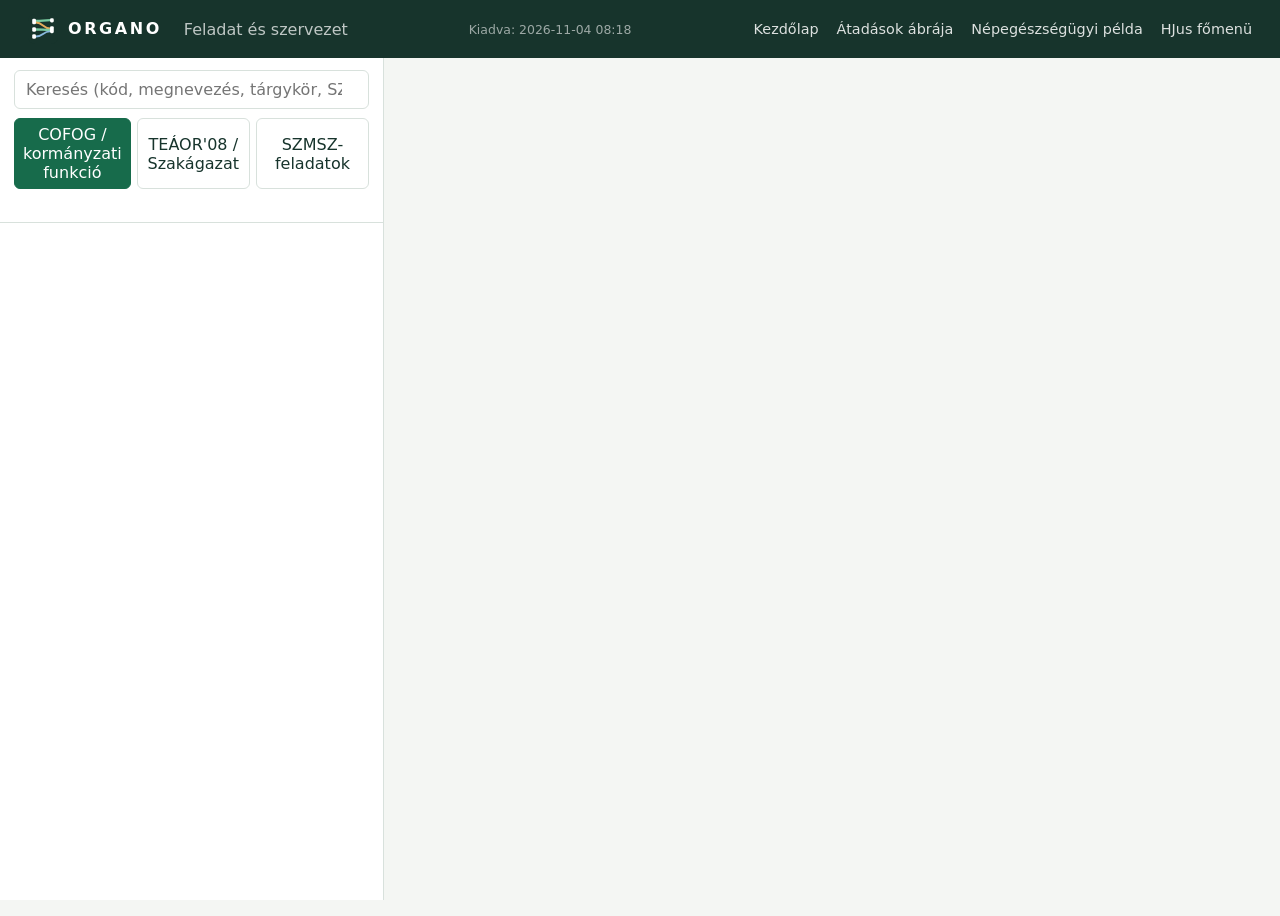
<file: index.html>
<!doctype html>
<html lang="hu"><head><meta charset="utf-8"><meta http-equiv="refresh" content="0; url=cofog-organo.html">
<title>ORGANO</title></head><body><a href="cofog-organo.html">ORGANO – Feladat és szervezet</a></body></html>
</file>
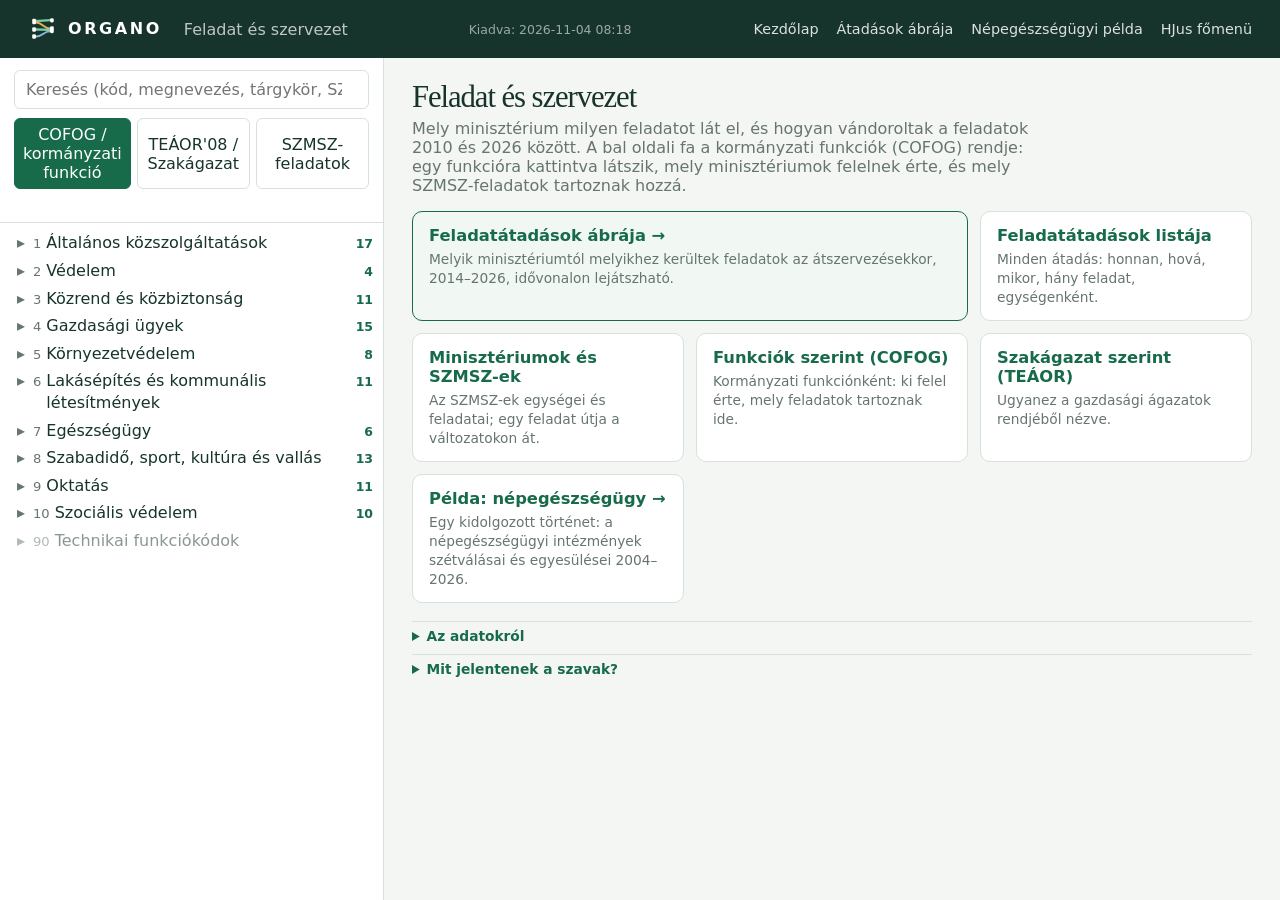
<file: cofog-organo.html>
<!doctype html>
<html lang="hu">
<head>
  <meta charset="utf-8">
  <meta name="viewport" content="width=device-width, initial-scale=1">
  <title>ORGANO – Feladat és szervezet</title>
  <link rel="stylesheet" href="styles.css">
  <link rel="icon" href="logo.svg" type="image/svg+xml">
  <style>
    body.cofog-organo { display: flex; flex-direction: column; height: 100vh; overflow: hidden; }
    .shell { flex: 1; min-height: 0; display: grid; grid-template-columns: minmax(340px, 30%) minmax(0, 1fr); gap: 0; }
    .left { display: flex; flex-direction: column; min-height: 0; border-right: 1px solid var(--line); background: var(--panel); }
    .search { padding: 12px 14px; border-bottom: 1px solid var(--line); }
    .search input { width: 100%; padding: 9px 11px; border: 1px solid var(--line); border-radius: 6px; background: #fff; }
    .tabs { display: flex; gap: 6px; margin-top: 9px; }
    .tabs button { flex: 1; padding: 6px 8px; border: 1px solid var(--line); border-radius: 6px; background: transparent; cursor: pointer; }
    .tabs button.on { background: var(--green); border-color: var(--green); color: #fff; }
    .hits { margin-top: 7px; color: var(--muted); font-size: .82rem; min-height: 1.1em; }
    .tree { flex: 1; overflow: auto; padding: 6px 4px 24px; }
    .tree ul { list-style: none; margin: 0; padding-left: 16px; }
    .tree > ul { padding-left: 4px; }
    .node { display: flex; align-items: baseline; gap: 5px; padding: 3px 6px; border-radius: 5px; cursor: pointer; line-height: 1.35; }
    .node:hover { background: var(--green-soft); }
    .node.sel { background: var(--green); color: #fff; }
    .node.sel .code, .node.sel .cnt { color: rgba(255,255,255,.8); }
    .node.empty { opacity: .5; }
    .tog { width: 14px; flex: none; text-align: center; color: var(--muted); user-select: none; }
    .node.sel .tog { color: #fff; }
    .code { flex: none; color: var(--muted); font-variant-numeric: tabular-nums; font-size: .82rem; }
    .lbl { flex: 1; }
    .cnt { flex: none; color: var(--green); font-size: .78rem; font-weight: 700; }
    .via { font-size: .8rem; color: var(--muted); margin-top: 1px; }
    .node.sel .via { color: rgba(255,255,255,.85); }
    mark { background: #ffe9a8; color: inherit; border-radius: 2px; }
    .node.sel mark { background: #e3b94c; color: #17342c; }
    .right { overflow: auto; padding: 22px 28px 60px; min-width: 0; }
    /* narrow window: the two panes stack (the list on top, the detail below) instead of squeezing the detail to 56 px */
    @media (max-width: 760px) {
      .shell { grid-template-columns: minmax(0, 1fr); grid-template-rows: minmax(0, 42%) minmax(0, 1fr); }
      .left { border-right: 0; border-bottom: 1px solid var(--line); }
      .right { padding: 16px 14px 48px; }
    }
    .crumbs { color: var(--muted); font-size: .86rem; margin-bottom: 4px; }
    .right h1 { font-size: clamp(1.4rem, 2.4vw, 2rem); margin-bottom: 10px; }
    .note { padding: 10px 13px; border-left: 3px solid var(--amber); background: var(--amber-soft); color: #5b3b0a; font-size: .9rem; margin: 12px 0; }
    .expl { margin: 12px 0 18px; padding: 13px 16px; background: var(--blue-soft); border-left: 3px solid var(--blue); }
    .expl h3 { margin: 0 0 4px; font-size: .78rem; letter-spacing: .08em; text-transform: uppercase; color: var(--blue); }
    .expl p { margin: 0 0 10px; white-space: pre-line; line-height: 1.5; }
    .expl ul.defl { margin: 0 0 10px; padding-left: 18px; line-height: 1.5; }
    details.expl summary { cursor: pointer; color: var(--blue); font-size: .85rem; }
    .bridge-bar { margin: 10px 0 16px; display: flex; flex-wrap: wrap; gap: 6px; align-items: center; font-size: .83rem; }
    .bridge-lbl { color: var(--muted); font-weight: 600; margin-right: 2px; }
    .chip { display: inline-flex; align-items: center; gap: 4px; padding: 3px 9px; border-radius: 99px; background: var(--green-soft); font-size: .82rem; text-decoration: none; color: inherit; }
    a.chip:hover { filter: brightness(0.95); }
    .chip.disp { background: var(--amber-soft); }
    .chip.nace-chip { background: var(--blue-soft); color: var(--blue); }
    h2.sec { margin: 22px 0 8px; font-size: 1.05rem; display: flex; align-items: baseline; justify-content: space-between; gap: 12px; }
    h2.sec .sub-hint { font-size: .8rem; font-weight: 400; color: var(--muted); }
    .org { border: 1px solid var(--line); border-radius: 8px; background: var(--panel); margin-bottom: 9px; }
    .org > summary { list-style: none; cursor: pointer; padding: 10px 14px; display: grid; grid-template-columns: minmax(220px, 34%) 1fr; gap: 14px; align-items: center; }
    .org > summary::-webkit-details-marker { display: none; }
    .org .name { font-weight: 700; display: flex; flex-wrap: wrap; align-items: center; gap: 6px; }
    .org .years { color: var(--muted); font-size: .82rem; margin-top: 3px; line-height: 1.35; }
    .badge-var { display: inline-block; padding: 1px 6px; border-radius: 4px; font-size: .72rem; font-weight: 600; background: var(--blue-soft); color: var(--blue); }
    .badge-qual { display: inline-block; padding: 1px 6px; border-radius: 4px; font-size: .72rem; font-weight: 500; background: var(--amber-soft); color: #7a4a0e; }
    .bar { position: relative; height: 18px; background: #eef2ef; border-radius: 4px; overflow: hidden; }
    .seg { position: absolute; top: 0; bottom: 0; background: var(--green); border-radius: 3px; min-width: 3px; border-right: 1px solid rgba(255,255,255,.65); }
    .seg.alt { background: #2d6a5b; }
    .seg.disp { background: var(--amber); }
    .axis { position: relative; height: 16px; color: var(--muted); font-size: .72rem; margin-left: calc(34% + 14px + 14px); margin-right: 14px; }
    .axis span { position: absolute; transform: translateX(-50%); }
    table.det { width: 100%; border-collapse: collapse; font-size: .85rem; margin: 0 0 10px; }
    table.det th, table.det td { text-align: left; padding: 6px 14px; border-top: 1px solid var(--line); vertical-align: top; }
    table.det th { color: var(--muted); font-weight: 600; font-size: .76rem; }
    .sub-holder { color: var(--muted); font-size: .79rem; margin-top: 1px; }
    .qual-tag { display: inline-block; margin-top: 2px; padding: 1px 6px; border-radius: 4px; font-size: .75rem; background: var(--amber-soft); color: #7a4a0e; }
    .wording-diff { color: var(--blue); font-size: .78rem; margin-left: 4px; }
    .flag { display: inline-block; padding: 0 6px; border-radius: 4px; font-size: .74rem; background: var(--amber-soft); color: #7a4a0e; }
    .empty-msg { color: var(--muted); padding: 20px 0; }
    .org > .osum { padding: 10px 14px; display: grid; grid-template-columns: minmax(220px, 34%) 1fr; gap: 14px; align-items: center; }
    ol.tasks { padding-left: 22px; line-height: 1.5; }
    ol.tasks li { margin-bottom: 6px; }
    /* start page: what this viewer can show, one tile each; detail behind <details> */
    .topnav { display: flex; gap: 18px; margin-left: auto; font-size: .9rem; }
    .topnav a { color: #fff; text-decoration: none; opacity: .85; }
    .topnav a:hover { opacity: 1; text-decoration: underline; }
    .start h1 { margin-bottom: 4px; }
    .start .lead { color: var(--muted); margin: 0 0 16px; max-width: 62ch; }
    .tiles { display: grid; grid-template-columns: repeat(auto-fill, minmax(230px, 1fr)); gap: 12px; margin: 0 0 18px; }
    .tile { display: block; padding: 14px 16px; border: 1px solid var(--line); border-radius: 10px; background: #fff;
            color: inherit; text-decoration: none; cursor: pointer; }
    .tile:hover { border-color: var(--green); box-shadow: 0 3px 10px rgba(20, 60, 45, .1); }
    .tile b { display: block; font-size: 1.02rem; margin-bottom: 4px; color: var(--green); }
    .tile span { font-size: .86rem; color: var(--muted); }
    .tile.main { grid-column: span 2; background: #f1f7f3; border-color: var(--green); }
    .ptabs { display: flex; flex-wrap: wrap; gap: 2px; border-bottom: 1px solid var(--line); margin: 16px 0 12px; }
    .ptabs button { border: 0; background: none; padding: 8px 12px; cursor: pointer; color: var(--muted);
                    border-bottom: 2px solid transparent; margin-bottom: -1px; font: inherit; }
    .ptabs button.on { color: var(--green); border-bottom-color: var(--green); font-weight: 600; }
    .ptabs button small { color: var(--muted); font-weight: 400; }
    .ptab-chart { margin-left: auto; align-self: center; padding: 6px 12px; border-radius: 16px; background: var(--green);
                  color: #fff !important; text-decoration: none; font-weight: 600; font-size: .9rem; white-space: nowrap; }
    .ptab-chart:hover { filter: brightness(1.12); }
    .title-row { display: flex; align-items: flex-start; gap: 12px; }
    .title-row h1 { flex: 1; }
    .summary-line { color: var(--muted); margin: 2px 0 0; }
    details.more { margin: 10px 0; border-top: 1px solid var(--line); padding-top: 6px; font-size: .86rem; color: var(--muted); }
    details.more > summary { cursor: pointer; color: var(--green); font-weight: 600; }
    details.more[open] > summary { margin-bottom: 6px; }
  </style>
</head>
<body class="cofog-organo">
  <header class="topbar">
    <a class="brand" href="cofog-organo.html"><img src="logo.svg" alt="" width="30" height="30" style="vertical-align:middle;margin-right:10px">ORGANO</a>
    <div class="scope">Feladat és szervezet</div>
    <div class="scope" id="pubstamp" title="A kiadás időpontja (a kiadó szkript írja be)" style="font-size:.78rem;opacity:.8">Kiadva: 2026-11-04 08:18</div>
    <nav class="topnav">
      <a href="#" id="navHome">Kezdőlap</a>
      <a href="szmsz-transfer-overview.html" id="navChart">Átadások ábrája</a>
      <a href="public-health-overview.html">Népegészségügyi példa</a>
      <a href="https://goroggy.github.io/hjus/" title="A HJus-alkalmazások közös belépője: HJusDefs, HJusSent, HJusRes, ORGANO">HJus főmenü</a>
    </nav>
  </header>
  <div class="shell">
    <aside class="left">
      <div class="search">
        <input id="q" type="search" placeholder="Keresés (kód, megnevezés, tárgykör, SZMSZ-feladat szövege)…" autocomplete="off">
        <div class="tabs">
          <button id="tabCofog" class="on" type="button">COFOG / kormányzati funkció</button>
          <button id="tabNace" type="button">TEÁOR'08 / Szakágazat</button>
          <button id="tabSzmsz" type="button">SZMSZ-feladatok</button>
        </div>
        <div class="hits" id="hits"></div>
      </div>
      <div class="tree" id="tree"></div>
    </aside>
    <section class="right" id="right">
    </section>
  </div>

  <script src="data/cofog-poc.js"></script>
  <script src="data/szmsz-cofog.js" onerror="window.SZMSZ_COFOG = null"></script>
  <script src="szmsz-view.js"></script>
  <script>
  (() => {
    const D = window.COFOG_POC;
    const $ = id => document.getElementById(id);
    const esc = s => String(s ?? '').replace(/[&<>"]/g, c => ({ '&': '&amp;', '<': '&lt;', '>': '&gt;', '"': '&quot;' }[c]));
    const fold = s => String(s ?? '').toLowerCase().normalize('NFD').replace(/[\u0300-\u036f]/g, '');
    const today = new Date();
    const THREADS = new Map((D.threads || []).map(t => [t.id, t]));
    const BRIDGE = D.bridge || {};

    // Short ministry abbreviation helper for compact timeline summaries
    function shortOrg(orgId) {
      const name = D.orgs[orgId] || orgId;
      const m = name.match(/\b([A-ZÁÉÍÓÖŐÚÜŰ])[a-záéíóöőúüű]+/g);
      return m && m.length >= 2 ? m.map(w => w[0]).join('') : name;
    }

    // ---- trees -----------------------------------------------------------------------------------------------
    function buildTree(nodes) {
      const byCode = new Map(nodes.map(n => [n.code, { ...n, children: [] }]));
      const roots = [];
      for (const n of byCode.values()) (n.parent && byCode.get(n.parent) ? byCode.get(n.parent).children : roots).push(n);
      return { byCode, roots };
    }
    // NACE: rows are in document order: section letter, 2-digit division, 3-char group (01.1), class (01.11)…
    function buildNace(rows) {
      const nodes = []; let section = null;
      for (const r of rows) {
        const c = r.code; let parent = null;
        if (/^[A-Z]$/.test(c)) section = c;
        else if (/^\d{2}$/.test(c)) parent = section;
        else if (/^\d{2}\.\d$/.test(c)) parent = c.slice(0, 2);
        else if (/^\d{2}\.\d{2}$/.test(c)) parent = c.slice(0, 4);
        nodes.push({ ...r, parent });
      }
      // 15/2019. PM r. 3. melléklet: a 6 jegyű szakágazat első 4 jegye a TEÁOR-osztály (84.xx), az 5-6. jegy az ágazat
      for (const [c, v] of Object.entries(D.szak || {}))
        nodes.push({ code: c, label: v.label, includes: v.includes, excludes: v.excludes, parent: c.slice(0, 2) + '.' + c.slice(2, 4), isSzak: true });
      return buildTree(nodes);
    }
    const EXPL = D.explain || {};
    const explCode = n => (n.code.length >= 4 ? n.code.slice(0, 4) : n.code.padStart(2, '0'));
    const LEAF = D.leafDef || {};
    const ownExpl = n => (n.code.length === 6 ? LEAF[n.code] : (n.code.length === 4 || n.code.length <= 2 ? EXPL[explCode(n)] : null));
    const explText = e => (e ? [e.title, e.lead, e.includes, e.excludes].join(' ') : '');
    const cofog = buildTree(D.cofog);
    const nace = buildNace(D.nace);
    const naceNodeText = n => [n.label, n.includes, n.also_includes, n.hu_addition, n.excludes].join(' ');

    // ---- assignments by COFOG leaf & NACE/Szakágazat bridge --------------------------------------------------
    const byCode = new Map();
    const byNaceCode = new Map();
    const naceToCofog = new Map();

    function bridgeForCofog(code) {
      const entry = BRIDGE[code] || BRIDGE[code.slice(0, 4)];
      if (!entry) return null;
      return entry.inherits ? BRIDGE[entry.inherits] : entry;
    }

    for (const a of D.assignments) {
      (byCode.get(a.code) ?? byCode.set(a.code, []).get(a.code)).push(a);
      const b = bridgeForCofog(a.code);
      if (b) {
        for (const sc of b.admin || []) {
          (byNaceCode.get(sc) ?? byNaceCode.set(sc, []).get(sc)).push({ ...a, bridgeKind: 'admin' });
          (naceToCofog.get(sc) ?? naceToCofog.set(sc, new Set()).get(sc)).add(a.code);
        }
        for (const nc of b.sector || []) {
          (byNaceCode.get(nc) ?? byNaceCode.set(nc, []).get(nc)).push({ ...a, bridgeKind: 'sector' });
          (naceToCofog.get(nc) ?? naceToCofog.set(nc, new Set()).get(nc)).add(a.code);
        }
      }
    }

    function dedupRows(rows) {
      const seen = new Set(), out = [];
      for (const a of rows) {
        const k = `${a.thread_id || a.scope}|${a.org}|${a.from}|${a.until}|${a.scope}|${a.holder}`;
        if (!seen.has(k)) { seen.add(k); out.push(a); }
      }
      return out;
    }

    function collect(node, map, out) {
      for (const a of map.get(node.code) ?? []) out.push(a);
      for (const ch of node.children) collect(ch, map, out);
      return out;
    }
    // SZMSZ units classified to COFOG leaves (scripts/szmsz_unit_codes.py -> szmsz_poc_build.py): their tasks
    // inherit the unit's leaf. Rows: {unit, doc, org, from, until, name, number, disputed, tasks}.
    const SC = window.SZMSZ_COFOG;
    const unitsByCode = new Map();
    if (SC) for (const [code, list] of Object.entries(SC.byCode))
      unitsByCode.set(code, list.map(([u, disputed, ntasks, status]) => {
        const [doc, number, name] = SC.units[u], [org, title, from, until] = SC.docs[doc];
        return { unit: u, doc, org, title, from, until, number, name, disputed: !!disputed, status, tasks: ntasks };
      }));
    for (const n of cofog.byCode.values()) {
      n.directRows = byCode.get(n.code) ?? [];
      n.rows = dedupRows(collect(n, byCode, []));
      n.directUnits = unitsByCode.get(n.code) ?? [];
      n.unitRows = collect(n, unitsByCode, []);
      n.orgIds = new Set([...n.rows.map(a => a.org), ...n.unitRows.map(r => r.org)]);
      n.threadIds = new Set(n.rows.map(a => a.thread_id));
    }
    for (const n of nace.byCode.values()) {
      n.directRows = byNaceCode.get(n.code) ?? [];
      n.rows = dedupRows(collect(n, byNaceCode, []));
      n.orgIds = new Set(n.rows.map(a => a.org));
      n.threadIds = new Set(n.rows.map(a => a.thread_id));
    }

    // ---- state / tree rendering -------------------------------------------------------------------------------
    let mode = 'cofog', query = '', selected = null; const open = new Set();
    const current = () => (mode === 'cofog' ? cofog : nace);

    function rowMatchesQuery(a, q) {
      return fold(a.scope).includes(q) || fold(a.canonical).includes(q) || (a.qual && fold(a.qual).includes(q));
    }
    function nodeMatches(n) {
      if (!query) return true;
      const q = fold(query);
      if (fold(n.code).includes(q) || fold(n.label).includes(q)) return true;
      if (mode === 'cofog' && fold(explText(ownExpl(n))).includes(q)) return true;
      if (mode === 'nace' && fold(naceNodeText(n)).includes(q)) return true;
      if ((n.directRows || []).some(a => rowMatchesQuery(a, q))) return true;
      return mode === 'cofog' && (n.directUnits || []).some(r => fold(r.name).includes(q));
    }
    function subtreeHasMatch(n) { return nodeMatches(n) || n.children.some(subtreeHasMatch); }
    function hl(text) {
      if (!query) return esc(text);
      const q = fold(query), f = fold(text), i = f.indexOf(q);
      if (i < 0) return esc(text);
      return esc(text.slice(0, i)) + '<mark>' + esc(text.slice(i, i + q.length)) + '</mark>' + esc(text.slice(i + q.length));
    }
    let hitCount = 0;
    function renderNode(n) {
      if (query && !subtreeHasMatch(n)) return '';
      const direct = nodeMatches(n); if (direct && query) hitCount++;
      const expanded = open.has(n.code) || (query && n.children.some(subtreeHasMatch));
      const orgs = n.orgIds ? n.orgIds.size : 0;
      const kids = n.children.length && expanded ? '<ul>' + n.children.map(renderNode).join('') + '</ul>' : '';
      let via = '';
      if (query && direct && !fold(n.code + ' ' + n.label).includes(fold(query))) {
        const q = fold(query);
        const matchingRows = (n.directRows || []).filter(a => rowMatchesQuery(a, q));
        if (matchingRows.length) {
          const hitLabels = [...new Set(matchingRows.map(a =>
            a.canonical && a.scope !== a.canonical && fold(a.scope).includes(q) && !fold(a.canonical).includes(q)
              ? `${a.canonical} (${a.scope})`
              : (a.canonical || a.scope)
          ))];
          via = `<div class="via">hatásköri tárgykör: ${hitLabels.map(hl).join(' · ')}</div>`;
        } else if ((n.directUnits || []).some(r => fold(r.name).includes(q))) {
          const names = [...new Set(n.directUnits.filter(r => fold(r.name).includes(q)).map(r => r.name))];
          via = `<div class="via">SZMSZ-egység: ${names.slice(0, 4).map(hl).join(' · ')}${names.length > 4 ? ` · +${names.length - 4}` : ''}</div>`;
        } else {
          via = '<div class="via">a magyarázó szövegben</div>';
        }
      }
      return `<li><div class="node${selected === n.code ? ' sel' : ''}${!orgs ? ' empty' : ''}" data-code="${esc(n.code)}">` +
        `<span class="tog">${n.children.length ? (expanded ? '▾' : '▸') : ''}</span><span class="code">${esc(n.code)}</span>` +
        `<span class="lbl">${hl(n.label)}${via}</span>${orgs ? `<span class="cnt" title="${orgs} szervezet · ${n.threadIds.size} hatásköri tárgykör">${orgs}</span>` : ''}</div>${kids}</li>`;
    }
    function renderTree() {
      hitCount = 0;
      $('tree').innerHTML = '<ul>' + current().roots.map(renderNode).join('') + '</ul>';
      $('hits').textContent = query ? (hitCount ? `${hitCount} találat` : 'Nincs találat') : '';
    }

    // ---- right panel: timeline helpers ------------------------------------------------------------------------
    const ymd = s => (s ? new Date(s + 'T00:00:00') : null);
    function merge(periods) {
      const p = periods.map(x => [ymd(x.from), x.until ? ymd(x.until) : null, x.status === 'vitatott']).sort((a, b) => a[0] - b[0]);
      const out = [];
      for (const [f, u, disp] of p) {
        const last = out[out.length - 1];
        if (last && last[1] !== null && f - last[1] <= 86400000 * 5) { last[1] = u === null ? null : (u > last[1] ? u : last[1]); last[2] = last[2] && disp; }
        else if (last && last[1] === null) { last[2] = last[2] && disp; }
        else out.push([f, u, disp]);
      }
      return out;
    }
    function mergeByOrg(periods) {
      // Merge consecutive segments held by the SAME organisation so ministry handovers remain visible
      const p = periods.map(x => ({ f: ymd(x.from), u: x.until ? ymd(x.until) : null, org: x.org, scope: x.scope, disp: x.status === 'vitatott' }))
        .sort((a, b) => a.f - b.f || a.org.localeCompare(b.org));
      const out = [];
      for (const cur of p) {
        const last = out[out.length - 1];
        if (last && last.org === cur.org && last.u !== null && cur.f - last.u <= 86400000 * 5) {
          last.u = cur.u === null ? null : (cur.u > last.u ? cur.u : last.u);
          if (!last.scopes.includes(cur.scope)) last.scopes.push(cur.scope);
          last.disp = last.disp && cur.disp;
        } else if (last && last.org === cur.org && last.u === null) {
          if (!last.scopes.includes(cur.scope)) last.scopes.push(cur.scope);
          last.disp = last.disp && cur.disp;
        } else {
          out.push({ f: cur.f, u: cur.u, org: cur.org, scopes: [cur.scope], disp: cur.disp });
        }
      }
      return out;
    }
    const yearOf = d => (d ? d.getFullYear() : null);
    const fmt = d => (d ? d.toISOString().slice(0, 10) : 'máig');

    function timeBounds(rows) {
      const minT = Math.min(...rows.map(a => ymd(a.from).getTime()));
      const maxT = Math.max(today.getTime(), ...rows.filter(a => a.until).map(a => ymd(a.until).getTime()));
      const span = maxT - minT || 1;
      const y0 = new Date(minT).getFullYear(), y1 = new Date(maxT).getFullYear();
      const step = Math.max(1, Math.ceil((y1 - y0) / 8));
      let axis = '';
      for (let y = y0; y <= y1; y += step) axis += `<span style="left:${((new Date(y, 0, 1) - minT) / span * 100).toFixed(2)}%">${y}</span>`;
      return { minT, maxT, span, axis: `<div class="axis">${axis}</div>` };
    }

    // ---- Hatáskör-fonalak (canonical competence threads across wording changes & ministry transfers) ----------
    function threadSection(rows) {
      if (!rows.length) return '';
      const byThread = new Map();
      for (const a of rows) {
        const tid = a.thread_id || a.scope;
        (byThread.get(tid) ?? byThread.set(tid, []).get(tid)).push(a);
      }
      const { minT, maxT, span, axis } = timeBounds(rows);
      const list = [...byThread.entries()].map(([tid, rs]) => {
        const th = THREADS.get(tid) || { id: tid, canonical: rs[0].canonical || rs[0].scope, variants: [...new Set(rs.map(x => x.scope))] };
        const orgMerged = mergeByOrg(rs);
        const variants = [...new Set(rs.map(x => x.scope))];
        const quals = [...new Set(rs.map(x => x.qual).filter(Boolean))];
        return { tid, th, rs, orgMerged, variants, quals };
      }).sort((a, b) => a.th.canonical.localeCompare(b.th.canonical, 'hu'));

      const html = list.map(({ th, rs, orgMerged, variants, quals }) => {
        const segs = orgMerged.map((m, idx) => {
          const l = ((m.f - minT) / span * 100), w = (((m.u ?? maxT) - m.f) / span * 100);
          const tip = `${fmt(m.f)} – ${fmt(m.u)} · ${D.orgs[m.org]} · „${m.scopes.join(' / ')}”`;
          return `<div class="seg${m.disp ? ' disp' : (idx % 2 ? ' alt' : '')}" style="left:${l.toFixed(2)}%;width:${Math.max(w, .5).toFixed(2)}%" title="${esc(tip)}"></div>`;
        }).join('');

        const chain = orgMerged.map(m => `${shortOrg(m.org)} (${yearOf(m.f)}–${m.u ? yearOf(m.u) : ''})`).join(' → ');
        const varBadge = variants.length > 1 ? `<span class="badge-var" title="Jogszabályi szövegváltozatok: ${esc(variants.join(' · '))}">${variants.length} szövegváltozat</span>` : '';
        const qualBadge = quals.length ? `<span class="badge-qual" title="${esc(quals.join(' · '))}">hatásköri megkötés / összevonás</span>` : '';

        const det = rs.slice().sort((a, b) => a.from.localeCompare(b.from) || D.orgs[a.org].localeCompare(D.orgs[b.org], 'hu')).map(a => {
          const diffNote = a.scope !== th.canonical ? `<span class="wording-diff">(szövegváltozat)</span>` : '';
          const qualHtml = a.qual ? `<div><span class="qual-tag">${hl(a.qual)}</span></div>` : '';
          const cofogLink = cofog.byCode.has(a.code) ? `<a href="#" data-goto="${esc(a.code)}">${esc(a.code)}</a>` : esc(a.code);
          return `<tr>` +
            `<td style="white-space:nowrap">${esc(a.from)} – ${a.until ? esc(a.until) : 'máig'}</td>` +
            `<td><b>${esc(D.orgs[a.org])}</b><div class="sub-holder">${esc(a.holder)}</div></td>` +
            `<td>${hl(a.scope)}${diffNote}${qualHtml}</td>` +
            `<td style="white-space:nowrap">${cofogLink} · ${a.status === 'vitatott' ? '<span class="flag">vitatott</span>' : esc(a.status)}</td>` +
          `</tr>`;
        }).join('');

        return `<details class="org thread"><summary>` +
          `<div><div class="name"><span>${hl(th.canonical)}</span>${varBadge}${qualBadge}</div><div class="years">${esc(chain)}</div></div>` +
          `<div class="bar">${segs}</div></summary>` +
          `<table class="det"><tr><th>Időszak</th><th>Felelős szervezet</th><th>Akkori jogszabályi megfogalmazás</th><th>Funkció / Forrás</th></tr>${det}</table>` +
        `</details>`;
      }).join('');

      return `${axis}${html}`;
    }

    // ---- Szervezetek (organisation timelines) -----------------------------------------------------------------
    function orgSection(rows) {
      if (!rows.length) return '<p class="empty-msg">Ehhez a csomóponthoz a POC adatai közt nincs szervezet.</p>';
      const byOrg = new Map();
      for (const a of rows) (byOrg.get(a.org) ?? byOrg.set(a.org, []).get(a.org)).push(a);
      const { minT, maxT, span, axis } = timeBounds(rows);
      const list = [...byOrg.entries()].map(([org, rs]) => ({ org, rs, merged: merge(rs) }))
        .sort((a, b) => a.merged[0][0] - b.merged[0][0] || D.orgs[a.org].localeCompare(D.orgs[b.org], 'hu'));
      const html = list.map(({ org, rs, merged }) => {
        const segs = merged.map(([f, u, disp]) => {
          const l = ((f - minT) / span * 100), w = (((u ?? maxT) - f) / span * 100);
          return `<div class="seg${disp ? ' disp' : ''}" style="left:${l.toFixed(2)}%;width:${Math.max(w, .4).toFixed(2)}%" title="${fmt(f)} – ${fmt(u)}"></div>`;
        }).join('');
        const years = merged.map(([f, u]) => `${yearOf(f)}–${u ? yearOf(u) : ''}`).join(', ');
        const det = rs.slice().sort((a, b) => (a.canonical || a.scope).localeCompare(b.canonical || b.scope, 'hu') || a.from.localeCompare(b.from)).map(a => {
          const canonDiff = a.canonical && a.canonical !== a.scope ? `<div class="sub-holder">kanonikus fonal: <b>${hl(a.canonical)}</b></div>` : '';
          const qualHtml = a.qual ? `<div><span class="qual-tag">${hl(a.qual)}</span></div>` : '';
          return `<tr><td>${hl(a.scope)}${canonDiff}${qualHtml}</td><td style="white-space:nowrap">${esc(a.from)} – ${a.until ? esc(a.until) : 'máig'}</td><td>${esc(a.holder)}</td><td>${a.status === 'vitatott' ? '<span class="flag">vitatott besorolás</span>' : esc(a.status)}</td></tr>`;
        }).join('');
        return `<details class="org"><summary><div><div class="name">${esc(D.orgs[org])}</div><div class="years">${esc(years)} · ${new Set(rs.map(x => x.thread_id || x.scope)).size} hatásköri tárgykör</div></div><div class="bar">${segs}</div></summary>` +
          `<table class="det"><tr><th>Tárgykör (akkori szöveg és kanonikus fonal)</th><th>Időszak</th><th>Felelős (akkori megnevezés)</th><th>Besorolás</th></tr>${det}</table></details>`;
      }).join('');
      return `${axis}${html}`;
    }

    function pathOf(tree, n) { const p = []; for (let x = n; x; x = x.parent ? tree.byCode.get(x.parent) : null) p.unshift(x); return p; }

    function bridgeBlockCofog(n) {
      const b = bridgeForCofog(n.code);
      if (!b) return '';
      const adminChips = (b.admin || []).map((c, i) =>
        `<a href="#" class="chip nace-chip" data-goto-nace="${esc(c)}" title="Államháztartási szakágazat (15/2019. PM r. 3. melléklet)">Szakágazat ${esc(c)}: ${esc((b.admin_labels || [])[i] || '')}</a>`
      ).join('');
      const sectorChips = (b.sector || []).map((c, i) =>
        `<a href="#" class="chip nace-chip" data-goto-nace="${esc(c)}" title="Szabályozott gazdasági ágazat (TEÁOR'08)">TEÁOR ${esc(c)}: ${esc((b.sector_labels || [])[i] || '')}</a>`
      ).join('');
      if (!adminChips && !sectorChips) return '';
      return `<div class="bridge-bar"><span class="bridge-lbl">Kapcsolódó TEÁOR / szakágazat:</span>${adminChips}${sectorChips}</div>`;
    }

    // a page's sections behind tabs: the first one open, the others one click away (one tab bar per page)
    // the chart button at the end of the tab bar: organoChartFilter points it at the chart filtered to the selection
    function pageTabs(tabs) {
      return `<div class="ptabs">${tabs.map((t, i) => `<button type="button" class="${i ? '' : 'on'}" data-ptab="${i}">${t[0]}</button>`).join('')}` +
        `<a class="ptab-chart" data-chart-link href="szmsz-transfer-overview.html">Átadások ábrája ↗</a></div>` +
        tabs.map((t, i) => `<div class="ppanel" data-ppanel="${i}"${i ? ' hidden' : ''}>${t[1]}</div>`).join('');
    }
    $('right').addEventListener('click', e => {
      const b = e.target.closest('button[data-ptab]'); if (!b) return;
      $('right').querySelectorAll('button[data-ptab]').forEach(x => x.classList.toggle('on', x === b));
      $('right').querySelectorAll('.ppanel').forEach(p => { p.hidden = p.dataset.ppanel !== b.dataset.ptab; });
    });

    function showCofog(n) {
      const path = pathOf(cofog, n), rows = n.rows;
      const threadCnt = new Set(rows.map(a => a.thread_id || a.scope)).size;
      const rawScopeCnt = new Set(rows.map(a => a.scope)).size;
      const kind = n.children.length ? `Gyűjtő csomópont – az alatta lévő ${collectLeaves(n)} funkció összes hatásköri tárgyköre és szervezete` : 'Funkció (6 jegyű levél)';
      const units = n.unitRows || [];
      const unitCount = new Set(units.map(r => r.org + '|' + fold(r.name))).size;   // a unit counts once over its SZMSZ versions
      $('right').innerHTML =
        `<div class="crumbs">${path.map(p => esc(p.label)).join(' › ')}</div><h1>${esc(n.code)} ${esc(n.label)}</h1>` +
        `<p class="summary-line">${esc(kind)} · ${n.orgIds.size} szervezet felel érte · ${threadCnt} rendeleti hatásköri tárgykör · ${unitCount} SZMSZ-egység sorolva ide</p>` +
        bridgeBlockCofog(n) +
        pageTabs([
          [`Ki felel érte? <small>${n.orgIds.size}</small>`, `<h2 class="sec"><span>Szervezetek (${n.orgIds.size})</span><span class="sub-hint">a rendeleti hatáskörök szerint, időben</span></h2>` + orgSection(rows)],
          [`Hatásköri tárgykörök <small>${threadCnt}</small>`, rows.length
            ? `<h2 class="sec"><span>Rendeleti hatásköri tárgykörök (${threadCnt}${rawScopeCnt > threadCnt ? `, ${rawScopeCnt} szövegváltozatból összefűzve` : ''})</span><span class="sub-hint">kattints egy tárgykörre az átadások és a szövegváltozatok megtekintéséhez</span></h2>` + threadSection(rows)
            : '<p class="empty-msg">Ehhez a funkcióhoz nincs rendeleti hatásköri tárgykör.</p>'],
          ['SZMSZ-feladatok', `<h2 class="sec"><span>SZMSZ-feladatfonalak</span><span class="sub-hint">azok a feladatok, amelyeknek valamely változata e kód alatt állt, az itt töltött évekkel; ha a fonal mentén változik a kód, az jelezve van, nem elszavazva</span></h2>` +
            `<div id="szmszThreads" data-code="${esc(n.code)}"><p class="empty-msg">Az SZMSZ-feladatok betöltése…</p></div>`],
          [`SZMSZ-egységek <small>${unitCount}</small>`, unitSection(units)],
          ['Mit tartalmaz?', explBlock(n)],
        ]);
      // the task layer is large and loaded on first use; a later click may already show another node
      const codes = new Set(); (function walk(x) { codes.add(x.code); x.children.forEach(walk); })(n);
      window.SzmszView.threadsFor(codes, html => { const el = $('szmszThreads'); if (el && el.dataset.code === n.code) el.innerHTML = html; });
    }

    // ---- SZMSZ units under a COFOG node: one line per organisation + unit name, with every SZMSZ it appears in ----
    function unitSection(rows) {
      if (!SC) return '<div class="note">Az SZMSZ-egységek besorolása nincs betöltve (data/szmsz-cofog.js).</div>';
      if (!rows.length) return `<h2 class="sec"><span>SZMSZ-egységek (0)</span></h2><p class="empty-msg">Ide a POC SZMSZ-egységei közül egy sincs sorolva.</p>`;
      const groups = new Map();
      for (const r of rows) {
        const k = r.org + '|' + fold(r.name);
        (groups.get(k) ?? groups.set(k, { org: r.org, name: r.name, rs: [] }).get(k)).rs.push(r);
      }
      const periods = rows.map(r => ({ from: r.from, until: r.until, org: r.org, status: r.disputed ? 'vitatott' : '' }));
      const { minT, maxT, span, axis } = timeBounds(periods);
      const byOrg = new Map();
      for (const r of periods) (byOrg.get(r.org) ?? byOrg.set(r.org, []).get(r.org)).push(r);
      const bars = [...byOrg.entries()].sort((a, b) => D.orgs[a[0]] && D.orgs[b[0]] ? D.orgs[a[0]].localeCompare(D.orgs[b[0]], 'hu') : 0).map(([org, ps]) => {
        const merged = merge(ps);
        const segs = merged.map(([f, u, disp]) => `<div class="seg${disp ? ' disp' : ''}" style="left:${((f - minT) / span * 100).toFixed(2)}%;width:${Math.max(((u ?? maxT) - f) / span * 100, .4).toFixed(2)}%" title="${fmt(f)} – ${fmt(u)}"></div>`).join('');
        const nUnits = [...groups.values()].filter(g => g.org === org).length;
        return `<div class="org"><div class="osum"><div><div class="name">${esc(D.orgs[org] || org)}</div><div class="years">${esc(merged.map(([f, u]) => `${yearOf(f)}–${u ? yearOf(u) : ''}`).join(', '))} · ${nUnits} egység</div></div><div class="bar">${segs}</div></div></div>`;
      }).join('');
      const list = [...groups.values()].sort((a, b) => (D.orgs[a.org] || '').localeCompare(D.orgs[b.org] || '', 'hu') || a.name.localeCompare(b.name, 'hu'));
      const trs = list.map(g => {
        const rs = g.rs.sort((a, b) => a.from.localeCompare(b.from)), last = rs[rs.length - 1];
        const years = rs.map(r => `${r.from.slice(0, 4)}–${r.until ? r.until.slice(0, 4) : ''}`).join(', ');
        const tasks = rs.reduce((s, r) => s + r.tasks, 0);
        return `<tr><td><b>${esc(D.orgs[g.org] || g.org)}</b><div class="sub-holder">${hl(g.name)}${rs.some(r => r.disputed) ? ' <span class="flag">vitatott besorolás</span>' : ''}${rs.some(r => r.status === 'egy szavazat') ? ' <span class="flag">egy szavazat</span>' : ''}</div></td>` +
          `<td>${esc(years)}</td><td style="white-space:nowrap"><a href="#" data-szmsz-unit="${last.unit}">${tasks} feladat →</a></td></tr>`;
      }).join('');
      const nTasks = rows.reduce((s, r) => s + r.tasks, 0);
      return `<h2 class="sec"><span>SZMSZ-egységek (${groups.size} egység, ${nTasks} feladat-előfordulás)</span><span class="sub-hint">az egység feladatai az egység besorolását öröklik</span></h2>` +
        `${axis}${bars}<table class="det"><tr><th>Szervezet / egység</th><th>SZMSZ-ek hatálya</th><th>Feladatok</th></tr>${trs}</table>`;
    }

    function explBlock(n) {
      return (n.code.length === 6 ? leafBlock(n) : '') + classBlock(n);
    }
    function leafBlock(n) {
      const d = LEAF[n.code];
      if (!d) return '<div class="note">Ehhez a funkcióhoz a 15/2019. PM rendelet 2. mellékletében nincs definíció.</div>';
      const items = t => t.split(/(?:^|(?<=[.;,]))\s*-\s+/).filter(x => x.trim());
      const goto = t => hl(t).replace(/\b(\d{6})\b/g, (m, c) => (cofog.byCode.has(c) ? `<a href="#" data-goto="${c}">${c}</a>` : m));
      const block = (title, t) => (t ? `<h3>${title}</h3><ul class="defl">${items(t).map(x => `<li>${goto(x)}</li>`).join('')}</ul>` : '');
      return `<div class="expl"><h3>A funkció definíciója · ${esc(n.code)} ${esc(d.label)}</h3>` +
        block('Ide tartozik', d.includes) + block('Nem ebbe a funkcióba tartozik', d.excludes) +
        `<p style="margin:8px 0 0;font-size:.8rem;color:var(--muted)">Forrás: 15/2019. (XII. 7.) PM rendelet 2. melléklet.</p></div>`;
    }
    function classBlock(n) {
      const e = EXPL[explCode(n)];
      if (!e) return n.code.length === 6 ? '' : '<div class="note">Ehhez a csomóponthoz a KSH COFOG-tartalmában nincs külön magyarázat.</div>';
      const inherited = n.code.length === 6;
      const block = (title, text) => (text ? `<h3>${title}</h3>${text.split('\n').map(x => `<p>${hlText(x)}</p>`).join('')}` : '');
      const body = `${block('Tartalom', e.lead)}${block('Ebbe a funkcióba tartozik', e.includes)}${block('Nem ebbe a funkcióba tartozik', e.excludes)}` +
        `<p style="margin:8px 0 0;font-size:.8rem;color:var(--muted)">Forrás: KSH, COFOG tartalom (ksh.hu/docs/osztalyozasok/cofog/cofog_tartalom.pdf).</p>`;
      if (inherited) return `<details class="expl"><summary><b>A nemzetközi osztály (COFOG ${esc(e.num)}) magyarázata · ${esc(e.title)}</b></summary>${body}</details>`;
      return `<div class="expl"><h3>${esc(e.num)} ${esc(e.title)}</h3>${body}</div>`;
    }
    function hlText(x) { return hl(x); }
    function collectLeaves(n) { return n.children.length ? n.children.reduce((s, c) => s + collectLeaves(c), 0) : 1; }

    function showNace(n) {
      const path = pathOf(nace, n), rows = n.rows || [];
      const threadCnt = new Set(rows.map(a => a.thread_id || a.scope)).size;
      const rawScopeCnt = new Set(rows.map(a => a.scope)).size;
      const block = (title, t) => (t && t !== 'None' ? `<h3>${title}</h3><p>${hl(t)}</p>` : '');
      const cofogCodes = [...new Set(rows.map(a => a.code))].sort();
      const cofogLinks = cofogCodes.length
        ? `<div class="bridge-bar"><span class="bridge-lbl">Kapcsolódó COFOG funkciók:</span>` +
          cofogCodes.map(c => {
            const cn = cofog.byCode.get(c);
            return `<a href="#" class="chip" data-goto="${esc(c)}">${esc(c)} ${esc(cn ? cn.label : '')}</a>`;
          }).join('') + `</div>`
        : '';
      const srcNote = n.isSzak
        ? `<p style="margin:8px 0 0;font-size:.8rem;color:var(--muted)">Forrás: 15/2019. (XII. 7.) PM rendelet 3. melléklet (államháztartási szakágazati rend).</p>`
        : `<p style="margin:8px 0 0;font-size:.8rem;color:var(--muted)">Forrás: KSH TEÁOR'08 tartalmi meghatározások.</p>`;

      $('right').innerHTML =
        `<div class="crumbs">${path.map(p => esc(p.code + ' ' + p.label)).join(' › ')}</div><h1>${esc(n.code)} ${esc(n.label)}</h1>` +
        `<p class="summary-line">${n.orgIds.size} szervezet felel érte · ${threadCnt} rendeleti hatásköri tárgykör · ${cofogCodes.length} kapcsolódó COFOG-funkció</p>` +
        cofogLinks +
        pageTabs([
          [`Ki felel érte? <small>${n.orgIds.size}</small>`, rows.length
            ? `<h2 class="sec"><span>Szervezetek (${n.orgIds.size})</span><span class="sub-hint">a rendeleti hatáskörök szerint, időben</span></h2>` + orgSection(rows)
            : `<p class="empty-msg">Ehhez a TEÁOR-ágazathoz a ${Object.keys(D.orgs).length} szervezet hatáskörei között nincs közvetlen hozzárendelés.</p>`],
          [`Hatásköri tárgykörök <small>${threadCnt}</small>`, rows.length
            ? `<h2 class="sec"><span>Rendeleti hatásköri tárgykörök (${threadCnt}${rawScopeCnt > threadCnt ? `, ${rawScopeCnt} szövegváltozatból összefűzve` : ''})</span></h2>` + threadSection(rows)
            : '<p class="empty-msg">Nincs hozzárendelt hatásköri tárgykör.</p>'],
          ['Mit tartalmaz?', `<div class="expl">${block('Ebbe tartozik', n.includes)}${block('Ebbe tartozik még', n.also_includes)}${block('Magyar kiegészítés', n.hu_addition)}${block('Nem ebbe tartozik', n.excludes)}${srcNote}</div>`],
        ]);
    }

    function select(code, targetMode) {
      if (targetMode && targetMode !== mode) {
        mode = targetMode;
        markTabs();
      }
      const n = current().byCode.get(code);
      if (!n) return;
      selected = code;
      for (let p = n; p; p = p.parent ? current().byCode.get(p.parent) : null) if (p !== n) open.add(p.code);
      mode === 'cofog' ? showCofog(n) : showNace(n);
      window.organoChartFilter(mode === 'cofog' ? { code: n.code, name: n.code + ' ' + n.label } : null);
      renderTree();
    }

    // ---- events -----------------------------------------------------------------------------------------------
    $('tree').addEventListener('click', e => {
      if (mode === 'szmsz') return window.SzmszView.treeClick(e);
      const el = e.target.closest('.node'); if (!el) return;
      const code = el.dataset.code, n = current().byCode.get(code);
      if (e.target.classList.contains('tog') && n.children.length) { open.has(code) ? open.delete(code) : open.add(code); renderTree(); return; }
      if (n.children.length && !open.has(code)) open.add(code);
      select(code);
    });
    $('right').addEventListener('click', e => {
      if (mode === 'szmsz' && window.SzmszView.rightClick(e)) return;
      const aUnit = e.target.closest('a[data-szmsz-unit]');
      // the COFOG query (a code, a scope) means nothing among task texts and would empty the SZMSZ tree
      if (aUnit) { e.preventDefault(); mode = 'szmsz'; selected = null; query = ''; $('q').value = ''; markTabs(); window.SzmszView.openUnit(+aUnit.dataset.szmszUnit, ''); return; }
      const aThread = e.target.closest('a[data-szmsz-thread]');
      if (aThread) { e.preventDefault(); mode = 'szmsz'; selected = null; query = ''; $('q').value = ''; markTabs(); window.SzmszView.openThread(+aThread.dataset.szmszThread); return; }
      const aCofog = e.target.closest('a[data-goto]');
      if (aCofog) { e.preventDefault(); select(aCofog.dataset.goto, 'cofog'); return; }
      const aNace = e.target.closest('a[data-goto-nace]');
      if (aNace) { e.preventDefault(); select(aNace.dataset.gotoNace, 'nace'); return; }
    });
    let timer; $('q').addEventListener('input', e => { clearTimeout(timer); timer = setTimeout(() => { query = e.target.value.trim(); if (mode === 'szmsz') return window.SzmszView.query(query); renderTree(); if (selected) { const n = current().byCode.get(selected); if (n) mode === 'cofog' ? showCofog(n) : showNace(n); } }, 120); });
    const markTabs = () => ['Cofog', 'Nace', 'Szmsz'].forEach(t => $('tab' + t).classList.toggle('on', mode === t.toLowerCase()));
    const HINT = {
      cofog: 'A bal oldali fa a kormányzati funkciók (COFOG) rendje: egy funkcióra kattintva látszik, mely minisztériumok felelnek érte, és mely SZMSZ-feladatok tartoznak hozzá.',
      nace: 'A bal oldali fa a szakágazatok (TEÁOR) rendje: egy ágazatra kattintva látszik a hozzá tartozó funkció és a felelős minisztériumok.',
      szmsz: 'A bal oldali fa a minisztériumok SZMSZ-ei, azokon belül az egységek. Fent a kereső a feladatok szövegében is keres.',
    };
    const multiCnt = (D.threads || []).filter(t => t.variants && t.variants.length > 1).length;
    // organisation count, and the bodies that run on two identifiers (a ministry that ceased and its successor of the same name)
    const orgNames = Object.values(D.orgs).map(n => n.replace(/\s*\(megszűnt \d+\)$/, ''));
    const doubled = [...new Set(orgNames.filter((n, i) => orgNames.indexOf(n) !== i))];
    const orgSummary = `${orgNames.length} szervezet` + (doubled.length ? ` (${doubled.join(', ')} két azonosítón)` : '');
    // the start page of every tab: what the viewer can show, one tile each; the numbers behind a <details>
    window.organoStartPage = m => `<div class="start"><h1>Feladat és szervezet</h1>` +
      `<p class="lead">Mely minisztérium milyen feladatot lát el, és hogyan vándoroltak a feladatok 2010 és 2026 között. ${HINT[m]}</p>` +
      `<div class="tiles">` +
      `<a class="tile main" href="szmsz-transfer-overview.html"><b>Feladatátadások ábrája →</b><span>Melyik minisztériumtól melyikhez kerültek feladatok az átszervezésekkor, 2014–2026, idővonalon lejátszható.</span></a>` +
      `<a class="tile" href="#" data-start="P"><b>Feladatátadások listája</b><span>Minden átadás: honnan, hová, mikor, hány feladat, egységenként.</span></a>` +
      `<a class="tile" href="#" data-start="szmsz"><b>Minisztériumok és SZMSZ-ek</b><span>Az SZMSZ-ek egységei és feladatai; egy feladat útja a változatokon át.</span></a>` +
      `<a class="tile" href="#" data-start="cofog"><b>Funkciók szerint (COFOG)</b><span>Kormányzati funkciónként: ki felel érte, mely feladatok tartoznak ide.</span></a>` +
      `<a class="tile" href="#" data-start="nace"><b>Szakágazat szerint (TEÁOR)</b><span>Ugyanez a gazdasági ágazatok rendjéből nézve.</span></a>` +
      `<a class="tile" href="public-health-overview.html"><b>Példa: népegészségügy →</b><span>Egy kidolgozott történet: a népegészségügyi intézmények szétválásai és egyesülései 2004–2026.</span></a>` +
      `</div>` +
      `<details class="more"><summary>Az adatokról</summary>${orgSummary};` +
      `${(D.threads || []).length} rendeleti hatásköri tárgykör (${multiCnt} több szövegváltozatból összefűzve); a feladatok a minisztériumok kiadáskori SZMSZ-eiből. ` +
      `Hatásköri adatok: ${esc(D.generated)}. Prototípus: a számok és a besorolások ellenőrzött mintákon mértek, nem jogi megállapítások.<br>` +
      `<b>Mért pontosság (2026-11-04, minden minisztérium mai SZMSZ-én, független olvasók, szervezetenként 30 elemű minta):</b> ` +
      `a forrás feladatsorainak kb. 97,7%-a megvan a helyes egység alatt, a mintavett feladatok és egységek kb. 93,3%-a valódi feladat vagy egység (±2 pont). ` +
      `<b>Ismert hiányok:</b> a BM, EüM és SZCSM egységfája lapos; egyes feladatok bevezető tagmondat nélküli töredékként jelennek meg; ` +
      `a régebbi SZMSZ-ekben szellem-duplikátumok és hiányzó osztályszintű feladatok vannak; a GEM, KBM és TKKM ideiglenes szervezeti rendje csak egységekkel szerepel, feladat nélkül; ` +
      `egyes kódbesorolások azonos nevű egységeknél eltérnek.</details>` +
      `<details class="more"><summary>Mit jelentenek a szavak?</summary><b>Feladatfonal</b>: ugyanaz a feladat az egymást követő SZMSZ-ekben és minisztériumokban végigkövetve. ` +
      `<b>Átadás</b>: egy feladat szövege kikerül egy minisztérium SZMSZ-éből, és legfeljebb 400 nap múlva egy másikéban megjelenik; a dátum az SZMSZ-ek kiadásából következik (az SZMSZ-módosítások nincsenek alkalmazva), a tényleges jogi átadás napját külön forrás igazolja. ` +
      `<b>COFOG-kód</b>: a kormányzati funkció 6 jegyű kódja (15/2019. (XII. 7.) PM rendelet).</details></div>`;
    // the header's chart link follows the selection (a function, or a task thread with transfers), and says so
    // The selection is also kept in the address (#code=… or #thread=…), so the chart's back link returns to it.
    window.organoChartFilter = f => {
      const a = $('navChart');
      const q = f ? (f.code ? 'code=' + encodeURIComponent(f.code) : 'thread=' + encodeURIComponent(f.thread)) : '';
      history.replaceState(null, '', q ? '#' + q : location.pathname + location.search);
      const href = q ? 'szmsz-transfer-overview.html?' + q + '&name=' + encodeURIComponent(f.name) +
        (f.held ? '&held=' + encodeURIComponent(f.held) : '') : 'szmsz-transfer-overview.html';
      a.href = href;
      a.textContent = q ? 'Átadások ábrája: ' + (f.code ? f.code : 'ez a feladat') : 'Átadások ábrája';
      a.title = q ? 'Az ábra a kiválasztásra szűrve: ' + f.name + ' (onnan egy kattintással az összkép)' : 'Az összes átadás';
      // the prominent button next to the page's tabs leads to the same filtered chart
      document.querySelectorAll('a[data-chart-link]').forEach(b => { b.href = href; b.title = a.title; b.hidden = !q; });
    };
    // restores a selection from the address: the chart's back link, or a shared link
    const restoreFromHash = () => {
      const h = new URLSearchParams(location.hash.slice(1));
      if (h.get('code') && cofog.byCode.has(h.get('code'))) { open.clear(); select(h.get('code'), 'cofog'); return true; }
      if (h.get('thread')) { mode = 'szmsz'; selected = null; markTabs(); window.SzmszView.openThread(+h.get('thread')); return true; }
      return false;
    };
    const showStart = () => { $('right').innerHTML = window.organoStartPage(mode); window.organoChartFilter(null); };
    const setMode = m => { mode = m; selected = null; markTabs(); window.organoChartFilter(null);
      if (m === 'szmsz') return window.SzmszView.load(() => window.SzmszView.activate(query));
      showStart(); renderTree(); };
    $('tabCofog').onclick = () => setMode('cofog'); $('tabNace').onclick = () => setMode('nace'); $('tabSzmsz').onclick = () => setMode('szmsz');
    $('navHome').onclick = e => { e.preventDefault(); query = ''; $('q').value = ''; setMode(mode === 'szmsz' ? 'cofog' : mode); };
    // start tiles (external pages are plain links)
    $('right').addEventListener('click', e => {
      const t = e.target.closest('a[data-start]'); if (!t) return;
      e.preventDefault(); e.stopImmediatePropagation();
      const where = t.dataset.start;
      if (where === 'P') { mode = 'szmsz'; selected = null; markTabs(); window.SzmszView.openKey('P'); return; }
      setMode(where);
    }, true);
    if (!restoreFromHash()) showStart();
    renderTree();
  })();
  </script>
</body>
</html>
</file>
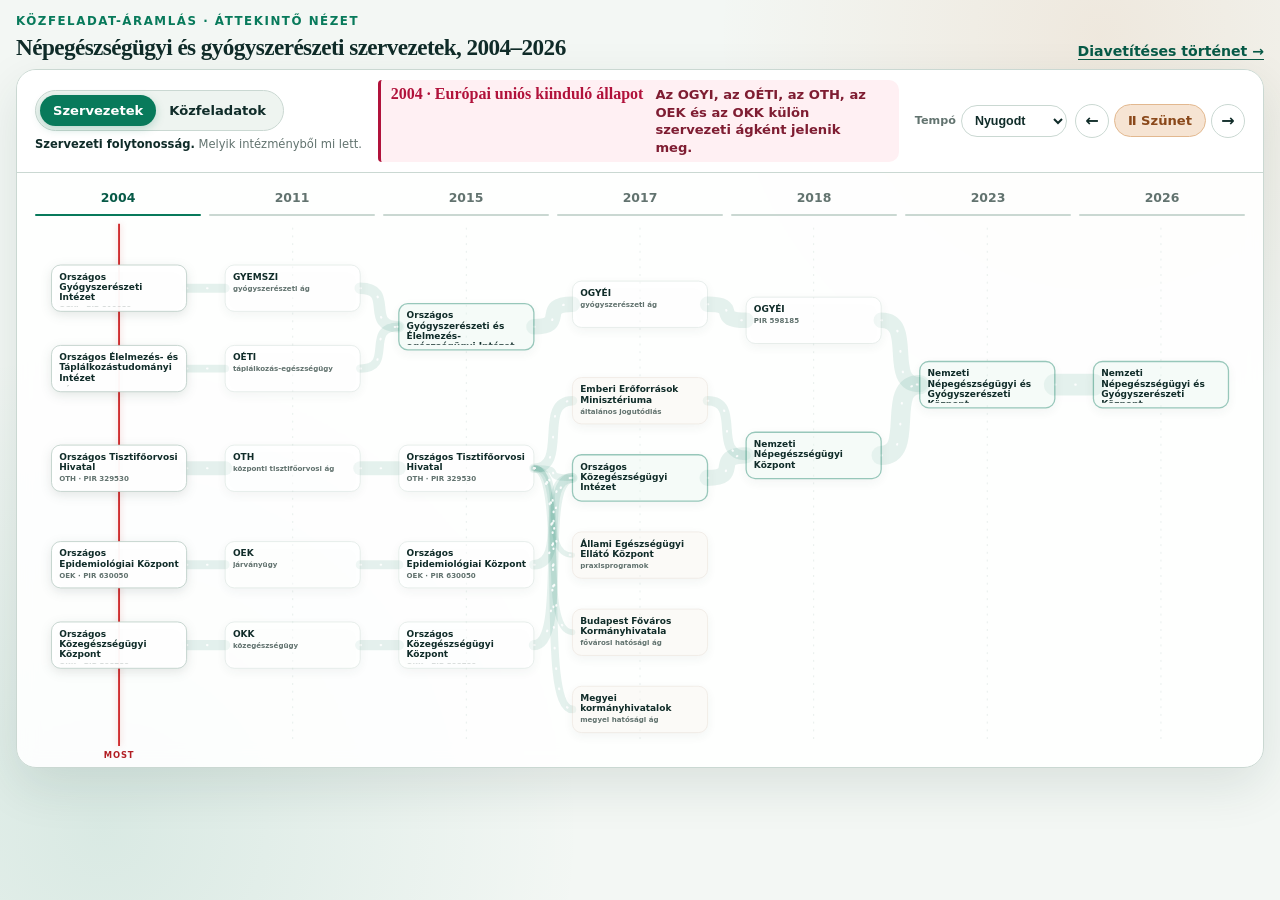
<file: public-health-overview.html>
<!doctype html>
<html lang="hu">
<head>
  <meta charset="utf-8">
  <meta name="viewport" content="width=device-width, initial-scale=1">
  <title>Népegészségügy · közfeladat-áramlás</title>
  <style>
    :root {
      color-scheme: light;
      --ink: #102c29;
      --muted: #62736f;
      --paper: #f3f7f4;
      --panel: rgba(255, 255, 255, .9);
      --line: #cad8d2;
      --green: #087a5b;
      --green-dark: #075a47;
      --orange: #ca6f27;
      --orange-pale: #f6e4d3;
      --blue: #3f79a9;
      --violet: #7366a8;
      --teal: #1c8d91;
      --shadow: 0 18px 50px rgba(22, 53, 45, .11);
      font-family: Inter, Aptos, "Segoe UI", system-ui, sans-serif;
    }

    * { box-sizing: border-box; }

    body {
      margin: 0;
      min-height: 100vh;
      color: var(--ink);
      background:
        radial-gradient(circle at 86% 4%, rgba(202, 111, 39, .11), transparent 24rem),
        radial-gradient(circle at 8% 92%, rgba(8, 122, 91, .11), transparent 30rem),
        var(--paper);
    }

    button, a { font: inherit; }

    .page-shell {
      width: min(1840px, calc(100% - 32px));
      margin: 0 auto;
      padding: 14px 0 16px;
    }

    .topbar {
      display: flex;
      align-items: end;
      justify-content: space-between;
      gap: 24px;
      margin-bottom: 9px;
    }

    .eyebrow {
      margin: 0 0 7px;
      color: var(--green);
      font-size: .74rem;
      font-weight: 850;
      letter-spacing: .13em;
      text-transform: uppercase;
    }

    h1 {
      margin: 0;
      max-width: none;
      font-family: Georgia, "Times New Roman", serif;
      font-size: clamp(1.45rem, 1.7vw, 2rem);
      line-height: 1.08;
      letter-spacing: -.025em;
      white-space: nowrap;
    }

    .detail-link {
      flex: none;
      color: var(--green-dark);
      font-size: .88rem;
      font-weight: 760;
      text-decoration: none;
      border-bottom: 1px solid currentColor;
    }

    .map-shell {
      overflow: hidden;
      border: 1px solid var(--line);
      border-radius: 20px;
      background: var(--panel);
      box-shadow: var(--shadow);
      backdrop-filter: blur(10px);
    }

    .toolbar {
      display: grid;
      grid-template-columns: minmax(210px, auto) minmax(0, 1fr) auto;
      align-items: center;
      gap: 16px;
      padding: 10px 18px;
      border-bottom: 1px solid var(--line);
      background: rgba(255, 255, 255, .75);
    }

    .segmented {
      display: inline-flex;
      padding: 4px;
      border: 1px solid var(--line);
      border-radius: 999px;
      background: #eef4f0;
    }

    .segmented button,
    .motion-toggle {
      border: 0;
      border-radius: 999px;
      color: var(--ink);
      background: transparent;
      cursor: pointer;
      font-size: .82rem;
      font-weight: 780;
    }

    .segmented button { padding: 8px 13px; }

    .segmented button[aria-pressed="true"] {
      color: white;
      background: var(--green);
      box-shadow: 0 3px 10px rgba(8, 122, 91, .23);
    }

    #mode-summary {
      margin: 6px 0 0;
      color: var(--muted);
      font-size: .72rem;
      line-height: 1.25;
    }

    #mode-summary strong { color: var(--ink); }

    .motion-toggle {
      padding: 8px 13px;
      border: 1px solid var(--line);
      white-space: nowrap;
    }

    .playback-controls {
      display: inline-flex;
      align-items: center;
      gap: 5px;
    }

    .speed-control {
      display: inline-flex;
      align-items: center;
      gap: 5px;
      margin-right: 3px;
      color: var(--muted);
      font-size: .7rem;
      font-weight: 760;
    }

    .speed-control select {
      padding: 7px 24px 7px 9px;
      border: 1px solid var(--line);
      border-radius: 999px;
      color: var(--ink);
      background: white;
      cursor: pointer;
      font-size: .78rem;
      font-weight: 760;
    }

    .step-button {
      width: 34px;
      height: 34px;
      padding: 0;
      border: 1px solid var(--line);
      border-radius: 50%;
      color: var(--ink);
      background: white;
      cursor: pointer;
      font-weight: 850;
    }

    .motion-toggle[aria-pressed="true"] {
      color: #8a481a;
      border-color: #e2b88f;
      background: var(--orange-pale);
    }

    #timeline {
      display: grid;
      grid-template-columns: repeat(7, 1fr);
      gap: 8px;
      padding: 12px 18px 0;
    }

    #timeline button {
      position: relative;
      padding: 5px 3px 11px;
      border: 0;
      color: var(--muted);
      background: transparent;
      cursor: pointer;
      font-size: .78rem;
      font-weight: 800;
    }

    #timeline button::after {
      position: absolute;
      right: 0;
      bottom: 0;
      left: 0;
      height: 2px;
      border-radius: 2px;
      background: var(--line);
      content: "";
    }

    #timeline button:hover,
    #timeline button[aria-pressed="true"] { color: var(--green-dark); }

    #timeline button[aria-pressed="true"]::after { background: var(--green); }

    #flow-map {
      position: relative;
      padding: 4px 12px 0;
    }

    #flow-map svg {
      display: block;
      width: 100%;
      height: auto;
      max-height: calc(100vh - 240px);
      min-height: 470px;
    }

    .time-guide {
      stroke: #dce6e1;
      stroke-width: 1;
      stroke-dasharray: 3 9;
    }

    #now-line {
      stroke: #cf2f31;
      stroke-width: 3;
      filter: drop-shadow(0 0 5px rgba(207, 47, 49, .3));
      transition: x1 .55s cubic-bezier(.2,.75,.25,1), x2 .55s cubic-bezier(.2,.75,.25,1);
    }

    #now-label {
      fill: #b21f24;
      font-size: 13px;
      font-weight: 900;
      letter-spacing: .1em;
      transition: x .55s cubic-bezier(.2,.75,.25,1);
    }

    .flow-ribbon {
      fill: none;
      stroke: var(--green);
      stroke-width: var(--ribbon-width, 15);
      stroke-linecap: round;
      opacity: .38;
      transition: opacity .25s ease, stroke .25s ease, stroke-width .25s ease;
    }

    #flow-map[data-mode="tasks"] .flow-ribbon { opacity: .55; }
    #flow-map[data-mode="tasks"] .flow-ribbon[data-task="pharma"] { stroke: var(--orange); }
    #flow-map[data-mode="tasks"] .flow-ribbon[data-task="nutrition"] { stroke: var(--violet); }
    #flow-map[data-mode="tasks"] .flow-ribbon[data-task="epidemiology"] { stroke: var(--blue); }
    #flow-map[data-mode="tasks"] .flow-ribbon[data-task="territorial"] { stroke: #7d8368; }
    #flow-map[data-mode="tasks"] .flow-ribbon[data-task="primary"] { stroke: #a15f7a; }
    #flow-map[data-mode="tasks"] .flow-ribbon[data-task="public"] { stroke: var(--teal); }

    .flow-pulse {
      fill: none;
      stroke: white;
      stroke-width: 3.2;
      stroke-linecap: round;
      stroke-dasharray: 1 31;
      opacity: 0;
      pointer-events: none;
    }

    #flow-map[data-motion="true"] .flow-pulse {
      opacity: .9;
      animation: travel 1.55s linear infinite;
    }

    @keyframes travel { to { stroke-dashoffset: -64; } }

    .org-node { cursor: pointer; }

    .org-node rect {
      fill: rgba(255,255,255,.96);
      stroke: #b8ccc4;
      stroke-width: 1.2;
      filter: drop-shadow(0 5px 8px rgba(22, 53, 45, .12));
      transition: stroke .2s ease, stroke-width .2s ease, opacity .2s ease;
    }

    .org-node.context rect {
      fill: #f6f3ed;
      stroke: #d7caba;
    }

    .org-node.merged rect {
      fill: #e6f5ee;
      stroke: var(--green);
      stroke-width: 2;
    }

    .org-node:hover rect,
    .org-node:focus rect {
      stroke: var(--orange);
      stroke-width: 2.5;
      outline: none;
    }

    .org-name {
      margin: 0;
      color: var(--ink);
      font-size: 14px;
      font-weight: 790;
      line-height: 1.15;
    }

    .org-meta {
      display: block;
      margin-top: 4px;
      color: var(--muted);
      font-size: 11px;
      font-weight: 650;
    }

    .event-focus .flow-ribbon { opacity: .1; }
    .event-focus .flow-ribbon.is-focused { opacity: .82; stroke-width: calc(var(--ribbon-width, 15) + 3px); }
    .event-focus .org-node:not(.is-focused) rect { opacity: .42; }

    #flow-map[data-mode="tasks"] .org-node rect {
      opacity: .18 !important;
      filter: grayscale(.65) drop-shadow(0 3px 5px rgba(22, 53, 45, .08));
    }

    #flow-map[data-mode="tasks"] .org-node foreignObject { opacity: .22; }
    #flow-map[data-mode="tasks"] .org-node.is-focused rect { opacity: .25 !important; }
    #flow-map[data-mode="tasks"].event-focus .flow-ribbon { opacity: .08; }
    #flow-map[data-mode="tasks"].event-focus .flow-ribbon.is-focused { opacity: .94; }

    #flow-map[data-mode="tasks"][data-task-story="playing"].event-focus .flow-ribbon.is-focused { opacity: .16; }
    #flow-map[data-mode="tasks"][data-task-story="playing"].event-focus .flow-ribbon.is-task-current {
      opacity: 1;
      stroke-width: calc(var(--ribbon-width, 15) + 5px);
    }

    .task-label {
      opacity: 0;
      pointer-events: none;
      transition: opacity .18s ease;
    }

    #flow-map[data-mode="tasks"].event-focus .task-label.is-focused { opacity: .98; }
    #flow-map[data-mode="tasks"][data-task-story="playing"].event-focus .task-label.is-focused { opacity: 0; }
    #flow-map[data-mode="tasks"][data-task-story="playing"].event-focus .task-label.is-task-current { opacity: .98; }
    #flow-map[data-mode="tasks"][data-task-story="summary"].event-focus .task-label.is-focused { opacity: 0; }

    .task-label-shell {
      transform-box: fill-box;
      transform-origin: center;
    }

    .task-label.is-focused .task-label-shell {
      animation: task-label-arrive .64s var(--label-delay, 0s) cubic-bezier(.18,.8,.24,1) both;
    }

    .task-label rect {
      fill: var(--teal);
      stroke: rgba(255,255,255,.92);
      stroke-width: 1.5;
      filter: drop-shadow(0 4px 7px rgba(16, 44, 41, .28));
    }

    .task-label[data-task="pharma"] rect { fill: var(--orange); }
    .task-label[data-task="nutrition"] rect { fill: var(--violet); }
    .task-label[data-task="epidemiology"] rect { fill: var(--blue); }
    .task-label[data-task="territorial"] rect { fill: #70765c; }
    .task-label[data-task="primary"] rect { fill: #a15f7a; }

    .task-label text {
      fill: white;
      font-size: 16px;
      font-weight: 820;
      letter-spacing: .01em;
      text-anchor: middle;
      dominant-baseline: middle;
    }

    @keyframes task-label-arrive {
      from { opacity: 0; transform: translateX(-18px) scale(.92); }
      to { opacity: 1; transform: translateX(0) scale(1); }
    }

    .legend {
      display: none;
      flex-wrap: wrap;
      gap: 4px 12px;
      padding: 6px 0 0;
      color: var(--muted);
      font-size: .68rem;
    }

    .map-shell:has(#flow-map[data-mode="tasks"]) .legend { display: flex; }

    .legend span { display: inline-flex; align-items: center; gap: 6px; }
    .legend i { width: 20px; height: 5px; border-radius: 5px; background: var(--swatch); }

    .event-card {
      position: relative;
      display: grid;
      grid-template-columns: minmax(190px, auto) 1fr auto;
      gap: 12px;
      align-items: baseline;
      min-height: 0;
      padding: 5px 10px;
      border: 0;
      border-left: 3px solid #b1123b;
      border-radius: 4px 10px 10px 4px;
      background: #fff0f3;
    }

    .event-card strong {
      color: #b1123b;
      font-family: Georgia, "Times New Roman", serif;
      font-size: 1rem;
      font-weight: 850;
    }

    .event-card p {
      margin: 0;
      color: #7f1d32;
      font-size: .82rem;
      font-weight: 680;
      line-height: 1.35;
    }

    .task-story-status {
      display: inline-flex;
      align-items: center;
      gap: 8px;
      min-width: 320px;
      max-width: 390px;
      min-height: 38px;
      padding: 6px 12px;
      border: 1px solid rgba(177, 18, 59, .22);
      border-radius: 18px;
      color: #7f1d32;
      background: rgba(255,255,255,.72);
      font-size: .94rem;
      font-weight: 800;
      line-height: 1.18;
    }

    .task-story-status[hidden] { display: none; }
    #task-story-count {
      flex: none;
      color: #b1123b;
      font-size: .78rem;
      font-weight: 900;
      white-space: nowrap;
    }
    #task-story-label {
      display: -webkit-box;
      overflow: hidden;
      -webkit-box-orient: vertical;
      -webkit-line-clamp: 2;
    }

    .task-summary { position: relative; }
    .task-summary[hidden] { display: none; }

    .task-summary-toggle {
      padding: 6px 11px;
      border: 1px solid rgba(177, 18, 59, .28);
      border-radius: 999px;
      color: #7f1d32;
      background: white;
      cursor: pointer;
      font-size: .72rem;
      font-weight: 850;
      white-space: nowrap;
    }

    .task-summary-toggle::after { margin-left: 7px; content: "⌄"; }
    .task-summary-toggle[aria-expanded="true"]::after { content: "⌃"; }
    .task-summary-toggle:disabled { cursor: default; opacity: .72; }

    .task-summary-panel {
      position: absolute;
      z-index: 20;
      top: calc(100% + 9px);
      right: 0;
      width: min(720px, calc(100vw - 70px));
      max-height: 360px;
      padding: 10px;
      overflow: auto;
      border: 1px solid #d9b3bd;
      border-radius: 14px;
      background: rgba(255,255,255,.98);
      box-shadow: 0 18px 45px rgba(61, 24, 34, .22);
    }

    .task-summary-panel[hidden] { display: none; }

    .task-summary-item {
      display: grid;
      grid-template-columns: minmax(180px, 1fr) minmax(230px, 1.25fr);
      gap: 3px 14px;
      padding: 8px 9px;
      border-bottom: 1px solid #f0dce1;
    }

    .task-summary-item:last-child { border-bottom: 0; }
    .task-summary-item strong { font-family: inherit; font-size: .76rem; }
    .task-summary-route { color: var(--ink); font-size: .73rem; font-weight: 720; }
    .task-summary-evidence { grid-column: 1 / -1; color: var(--muted); font-size: .68rem; }
    .task-summary-evidence a { color: #8f1736; font-weight: 780; }

    .event-card.is-entering strong {
      animation: caption-in .48s cubic-bezier(.2,.8,.25,1) both;
    }

    .event-card.is-entering p {
      animation: caption-in .58s .12s cubic-bezier(.2,.8,.25,1) both;
    }

    @keyframes caption-in {
      from { opacity: 0; transform: translateY(9px); }
      to { opacity: 1; transform: translateY(0); }
    }

    @media (max-width: 900px) {
      .page-shell { width: min(100% - 16px, 1840px); padding-top: 10px; }
      .topbar { align-items: start; flex-direction: column; gap: 8px; }
      .toolbar { grid-template-columns: 1fr auto; }
      h1 { white-space: normal; }
      .story-column { grid-column: 1 / -1; grid-row: 2; }
      #flow-map { overflow-x: auto; }
      #flow-map svg { width: 1350px; max-height: none; }
      .event-card { grid-template-columns: 1fr; gap: 5px; }
    }

    @media (prefers-reduced-motion: reduce) {
      .flow-pulse { animation: none !important; }
      .task-label-shell { animation: none !important; }
    }
  </style>
</head>
<body>
  <div class="page-shell">
    <header class="topbar">
      <div>
        <p class="eyebrow">Közfeladat-áramlás · áttekintő nézet</p>
        <h1>Népegészségügyi és gyógyszerészeti szervezetek, 2004–2026</h1>
      </div>
      <a class="detail-link" href="public-health.html">Diavetítéses történet →</a>
    </header>

    <section class="map-shell" aria-labelledby="mode-summary">
      <div class="toolbar">
        <div class="mode-column">
          <div class="segmented" aria-label="Az ábra olvasata">
            <button id="organisation-mode" type="button" aria-pressed="true">Szervezetek</button>
            <button id="task-mode" type="button" aria-pressed="false">Közfeladatok</button>
          </div>
          <p id="mode-summary"><strong>Szervezeti folytonosság.</strong> Melyik intézményből mi lett.</p>
        </div>
        <div class="story-column">
          <aside class="event-card" aria-live="polite">
            <strong id="event-heading">A teljes történet</strong>
            <p id="event-description">Egyetlen képen látszik a 2017-es szétágazás, az OKI kialakulása és a 2023-as NNGYK-egyesülés.</p>
            <div id="task-story-status" class="task-story-status" hidden>
              <span id="task-story-count"></span>
              <span id="task-story-label"></span>
            </div>
            <div id="task-summary" class="task-summary" hidden>
              <button id="task-summary-toggle" class="task-summary-toggle" type="button" aria-expanded="false" aria-controls="task-summary-panel"></button>
              <div id="task-summary-panel" class="task-summary-panel" role="region" aria-label="Az esemény feladatútjai" hidden></div>
            </div>
          </aside>
          <div class="legend" aria-label="Közfeladatok színmagyarázata">
            <span style="--swatch:var(--teal)"><i></i>népegészségügyi irányítás</span>
            <span style="--swatch:var(--blue)"><i></i>járványügy</span>
            <span style="--swatch:var(--orange)"><i></i>gyógyszerészet</span>
            <span style="--swatch:var(--violet)"><i></i>táplálkozás-egészségügy</span>
            <span style="--swatch:#7d8368"><i></i>területi hatóság</span>
            <span style="--swatch:#a15f7a"><i></i>praxisprogramok</span>
          </div>
        </div>
        <div class="playback-controls" aria-label="Történet lejátszása">
          <label class="speed-control" for="task-speed">
            <span>Tempó</span>
            <select id="task-speed" aria-label="Feladatok tempója">
              <option value="calm" selected>Nyugodt</option>
              <option value="normal">Normál</option>
              <option value="fast">Gyors</option>
            </select>
          </label>
          <button id="previous-event" class="step-button" type="button" aria-label="Előző esemény">←</button>
          <button id="motion-toggle" class="motion-toggle" type="button" aria-pressed="false">▶ Áramlás</button>
          <button id="next-event" class="step-button" type="button" aria-label="Következő esemény">→</button>
        </div>
      </div>

      <nav id="timeline" aria-label="Időmetszetek"></nav>

      <div id="flow-map" data-mode="organisations" data-motion="false" aria-label="A szervezetek időbeli folyása">
        <svg viewBox="0 0 1900 850" role="img" aria-labelledby="map-title map-description">
          <title id="map-title">Népegészségügyi szervezetek szétválásai és egyesülései</title>
          <desc id="map-description">Balról jobbra haladó, hét időmetszetes alluviális ábra. A szalagok a szervezeti és közfeladat-folytonosságot jelzik.</desc>
          <g id="guides"></g>
          <g id="now-marker" aria-label="A lejátszás jelenlegi időmetszete">
            <line id="now-line" x1="140" y1="6" x2="140" y2="818"></line>
            <text id="now-label" x="140" y="836" text-anchor="middle">MOST</text>
          </g>
          <g id="ribbons"></g>
          <g id="pulses"></g>
          <g id="nodes"></g>
          <g id="task-labels" aria-label="Az aktuális időlépés közfeladatai"></g>
        </svg>
      </div>
    </section>
  </div>

  <script>
    const dates = [
      { date: "2004-05-01", year: "2004", title: "Európai uniós kiinduló állapot", description: "Az OGYI, az OÉTI, az OTH, az OEK és az OKK külön szervezeti ágként jelenik meg.", source:"26/2004. (IV. 21.) ESzCsM rendelet", sourceUrl:"https://njt.hu/jogszabaly/2004-26-20-0M" },
      { date: "2011-05-01", year: "2011", title: "Az OGYI beolvad a GYEMSZI-be", description: "A gyógyszerészeti hatósági feladatok a GYEMSZI szervezetében folytatódnak.", source:"59/2011. (IV. 12.) Korm. rendelet", sourceUrl:"https://njt.hu/jogszabaly/2011-59-20-22" },
      { date: "2015-03-01", year: "2015", title: "Létrejön az OGYÉI", description: "Az OÉTI folytonossága és a GYEMSZI gyógyszerészeti, orvostechnikai és technológiaértékelési egységei egyesülnek.", source:"17/2015. (V. 11.) EMMI utasítás I./1.3–1.4.", sourceUrl:"https://njt.jog.gov.hu/jogszabaly/2015-17-B0-5H" },
      { date: "2017-03-31", year: "2017", title: "Az OTH ötfelé ágazik", description: "Az irányítási, munkaegészségügyi, praxisprogram-, fővárosi és megyei feladatok külön utakra kerülnek; közben az OEK és az OKK az OKI-ban fut össze.", source:"378/2016. (XII. 2.) Korm. rendelet 19. §", sourceUrl:"https://njt.hu/jogszabaly/2016-378-20-22.13" },
      { date: "2018-10-01", year: "2018", title: "Létrejön az NNK", description: "Az OKI névváltása és az EMMI tisztifőorvosi egységeinek visszaáramlása újra közös központot alkot.", source:"162/2018. (IX. 10.) Korm. rendelet 35–36. §", sourceUrl:"https://njt.hu/jogszabaly/2018-162-20-22" },
      { date: "2023-08-01", year: "2023", title: "Az NNK és az OGYÉI egyesül", description: "A népegészségügyi és gyógyszerészeti ág az NNGYK-ban találkozik.", source:"333/2023. (VII. 20.) Korm. rendelet 18–19. §", sourceUrl:"https://njt.hu/jogszabaly/2023-333-20-22" },
      { date: "2026-09-01", year: "2026", title: "Jelenlegi kontrollpont", description: "A rendelkezésre álló források alapján az NNGYK továbbra is egységes szervezet; a szöveges forrásütközés nem rajzol új ágat.", source:"4/2026. (VII. 27.) EÜM utasítás", sourceUrl:"https://njt.jog.gov.hu/jogszabaly/2026-4-B0-0B" }
    ];

    const nodes = [
      { id:"ogyi-2004", org:"ogyi", date:"2004-05-01", x:35, y:70, name:"Országos Gyógyszerészeti Intézet", meta:"OGYI · PIR 310039" },
      { id:"oeti-2004", org:"oeti", date:"2004-05-01", x:35, y:195, name:"Országos Élelmezés- és Táplálkozástudományi Intézet", meta:"OÉTI · PIR 598185" },
      { id:"oth-2004", org:"oth", date:"2004-05-01", x:35, y:350, name:"Országos Tisztifőorvosi Hivatal", meta:"OTH · PIR 329530" },
      { id:"oek-2004", org:"oek", date:"2004-05-01", x:35, y:500, name:"Országos Epidemiológiai Központ", meta:"OEK · PIR 630050" },
      { id:"okk-2004", org:"okk", date:"2004-05-01", x:35, y:625, name:"Országos Közegészségügyi Központ", meta:"OKK · PIR 598789" },
      { id:"gyemszi-2011", org:"gyemszi", date:"2011-05-01", x:305, y:70, name:"GYEMSZI", meta:"gyógyszerészeti ág" },
      { id:"oeti-2011", org:"oeti", date:"2011-05-01", x:305, y:195, name:"OÉTI", meta:"táplálkozás-egészségügy" },
      { id:"oth-2011", org:"oth", date:"2011-05-01", x:305, y:350, name:"OTH", meta:"központi tisztifőorvosi ág" },
      { id:"oek-2011", org:"oek", date:"2011-05-01", x:305, y:500, name:"OEK", meta:"járványügy" },
      { id:"okk-2011", org:"okk", date:"2011-05-01", x:305, y:625, name:"OKK", meta:"közegészségügy" },
      { id:"ogyei-2015", org:"ogyei", date:"2015-03-01", x:575, y:130, name:"Országos Gyógyszerészeti és Élelmezés-egészségügyi Intézet", meta:"OGYÉI · PIR 598185", merged:true },
      { id:"oth-2015", org:"oth", date:"2015-03-01", x:575, y:350, name:"Országos Tisztifőorvosi Hivatal", meta:"OTH · PIR 329530" },
      { id:"oek-2015", org:"oek", date:"2015-03-01", x:575, y:500, name:"Országos Epidemiológiai Központ", meta:"OEK · PIR 630050" },
      { id:"okk-2015", org:"okk", date:"2015-03-01", x:575, y:625, name:"Országos Közegészségügyi Központ", meta:"OKK · PIR 598789" },
      { id:"ogyei-2017", org:"ogyei", date:"2017-03-31", x:845, y:95, name:"OGYÉI", meta:"gyógyszerészeti ág" },
      { id:"emmi-2017", org:"emmi", date:"2017-03-31", x:845, y:245, name:"Emberi Erőforrások Minisztériuma", meta:"általános jogutódlás", context:true },
      { id:"oki-2017", org:"oki", date:"2017-03-31", x:845, y:365, name:"Országos Közegészségügyi Intézet", meta:"OKI · PIR 598789", merged:true },
      { id:"aeek-2017", org:"aeek", date:"2017-03-31", x:845, y:485, name:"Állami Egészségügyi Ellátó Központ", meta:"praxisprogramok", context:true },
      { id:"bfkh-2017", org:"bfkh", date:"2017-03-31", x:845, y:605, name:"Budapest Főváros Kormányhivatala", meta:"fővárosi hatósági ág", context:true },
      { id:"county-2017", org:"county", date:"2017-03-31", x:845, y:725, name:"Megyei kormányhivatalok", meta:"megyei hatósági ág", context:true },
      { id:"ogyei-2018", org:"ogyei", date:"2018-10-01", x:1115, y:120, name:"OGYÉI", meta:"PIR 598185" },
      { id:"nnk-2018", org:"nnk", date:"2018-10-01", x:1115, y:330, name:"Nemzeti Népegészségügyi Központ", meta:"NNK · PIR 598789", merged:true },
      { id:"nngyk-2023", org:"nngyk", date:"2023-08-01", x:1385, y:220, name:"Nemzeti Népegészségügyi és Gyógyszerészeti Központ", meta:"NNGYK · PIR 598789", merged:true },
      { id:"nngyk-2026", org:"nngyk", date:"2026-09-01", x:1655, y:220, name:"Nemzeti Népegészségügyi és Gyógyszerészeti Központ", meta:"jelenlegi kontrollpont", merged:true }
    ];

    const links = [
      { from:"ogyi-2004", to:"gyemszi-2011", event:"2011-05-01", fromOrg:"ogyi", toOrg:"gyemszi", task:"pharma", weight:14, label:"gyógyszerészeti hatóság" },
      { from:"oeti-2004", to:"oeti-2011", event:"2011-05-01", fromOrg:"oeti", toOrg:"oeti", task:"nutrition", weight:12, label:"táplálkozás-egészségügy" },
      { from:"oth-2004", to:"oth-2011", event:"2011-05-01", fromOrg:"oth", toOrg:"oth", task:"public", weight:22, label:"központi népegészségügy" },
      { from:"oek-2004", to:"oek-2011", event:"2011-05-01", fromOrg:"oek", toOrg:"oek", task:"epidemiology", weight:14, label:"járványügy" },
      { from:"okk-2004", to:"okk-2011", event:"2011-05-01", fromOrg:"okk", toOrg:"okk", task:"public", weight:16, label:"közegészségügy" },
      { from:"gyemszi-2011", to:"ogyei-2015", event:"2015-03-01", fromOrg:"gyemszi", toOrg:"ogyei", task:"pharma", weight:18, label:"gyógyszerészet, orvostechnika, technológiaértékelés" },
      { from:"oeti-2011", to:"ogyei-2015", event:"2015-03-01", fromOrg:"oeti", toOrg:"ogyei", task:"nutrition", weight:13, label:"táplálkozás-egészségügy" },
      { from:"oth-2011", to:"oth-2015", event:"2015-03-01", fromOrg:"oth", toOrg:"oth", task:"public", weight:22, label:"központi népegészségügy" },
      { from:"oek-2011", to:"oek-2015", event:"2015-03-01", fromOrg:"oek", toOrg:"oek", task:"epidemiology", weight:14, label:"járványügy" },
      { from:"okk-2011", to:"okk-2015", event:"2015-03-01", fromOrg:"okk", toOrg:"okk", task:"public", weight:16, label:"közegészségügy és munkaegészségügy" },
      { from:"ogyei-2015", to:"ogyei-2017", event:"2017-03-31", fromOrg:"ogyei", toOrg:"ogyei", task:"pharma", weight:24, label:"OGYÉI-folytonosság", taskLabel:"gyógyszerészeti feladatok" },
      { from:"oth-2015", to:"emmi-2017", event:"2017-03-31", fromOrg:"oth", toOrg:"emmi", task:"public", weight:15, label:"általános jogutódlás", taskLabel:"központi irányítás" },
      { from:"oth-2015", to:"oki-2017", event:"2017-03-31", fromOrg:"oth", toOrg:"oki", task:"public", weight:10, label:"munkaegészségügyi és projektfeladatok" },
      { from:"oth-2015", to:"aeek-2017", event:"2017-03-31", fromOrg:"oth", toOrg:"aeek", task:"primary", weight:8, label:"praxisprogramok" },
      { from:"oth-2015", to:"bfkh-2017", event:"2017-03-31", fromOrg:"oth", toOrg:"bfkh", task:"territorial", weight:9, label:"fővárosi népegészségügyi hatóság" },
      { from:"oth-2015", to:"county-2017", event:"2017-03-31", fromOrg:"oth", toOrg:"county", task:"territorial", weight:12, label:"megyei népegészségügyi hatóság" },
      { from:"oek-2015", to:"oki-2017", event:"2017-03-31", fromOrg:"oek", toOrg:"oki", task:"epidemiology", weight:15, label:"járványügy és epidemiológia" },
      { from:"okk-2015", to:"oki-2017", event:"2017-03-31", fromOrg:"okk", toOrg:"oki", task:"public", weight:16, label:"közegészségügyi intézményi folytonosság" },
      { from:"ogyei-2017", to:"ogyei-2018", event:"2018-10-01", fromOrg:"ogyei", toOrg:"ogyei", task:"pharma", weight:24, label:"OGYÉI-folytonosság" },
      { from:"emmi-2017", to:"nnk-2018", event:"2018-10-01", fromOrg:"emmi", toOrg:"nnk", task:"public", weight:15, label:"tisztifőorvosi egységek" },
      { from:"oki-2017", to:"nnk-2018", event:"2018-10-01", fromOrg:"oki", toOrg:"nnk", task:"epidemiology", weight:25, label:"OKI névváltása és folytonossága" },
      { from:"ogyei-2018", to:"nngyk-2023", event:"2023-08-01", fromOrg:"ogyei", toOrg:"nngyk", task:"pharma", weight:24, label:"gyógyszerészeti és élelmezés-egészségügyi ág" },
      { from:"nnk-2018", to:"nngyk-2023", event:"2023-08-01", fromOrg:"nnk", toOrg:"nngyk", task:"public", weight:30, label:"népegészségügyi ág" },
      { from:"nngyk-2023", to:"nngyk-2026", event:"2026-09-01", fromOrg:"nngyk", toOrg:"nngyk", task:"public", weight:34, label:"egységes NNGYK-folytonosság" }
    ];

    const svgNS = "http://www.w3.org/2000/svg";
    const nodeById = new Map(nodes.map(node => [node.id, node]));
    const nodeWidth = 210;
    const nodeHeight = 72;
    const dateXs = [140, 410, 680, 950, 1220, 1490, 1760];
    const dateXByDate = new Map(dates.map((item, index) => [item.date, dateXs[index]]));
    const storyDwellMs = 4600;
    const taskStepDurations = { calm:3600, normal:2200, fast:1100 };
    let taskStepMs = taskStepDurations.calm;
    let storyIndex = 0;
    let storyTimer = null;
    let taskStepTimer = null;
    let taskStepIndex = -1;

    function svgElement(name, attributes = {}) {
      const element = document.createElementNS(svgNS, name);
      Object.entries(attributes).forEach(([key, value]) => element.setAttribute(key, value));
      return element;
    }

    function wrapTaskLabel(textElement, value, maxLineWidth) {
      const lines = [];
      let currentLine = "";
      value.trim().split(/\s+/).forEach(word => {
        const candidate = currentLine ? `${currentLine} ${word}` : word;
        textElement.textContent = candidate;
        if (currentLine && textElement.getComputedTextLength() > maxLineWidth) {
          lines.push(currentLine);
          currentLine = word;
        } else {
          currentLine = candidate;
        }
      });
      if (currentLine) lines.push(currentLine);

      textElement.replaceChildren();
      const lineHeight = 18;
      const firstLineY = 1 - ((lines.length - 1) * lineHeight) / 2;
      lines.forEach((line, index) => {
        const tspan = svgElement("tspan", { x:0, y:firstLineY + index * lineHeight });
        tspan.textContent = index < lines.length - 1 ? `${line} ` : line;
        textElement.appendChild(tspan);
      });
      return lines;
    }

    function ribbonPath(link) {
      const from = nodeById.get(link.from);
      const to = nodeById.get(link.to);
      const startX = from.x + nodeWidth;
      const startY = from.y + nodeHeight / 2;
      const endX = to.x;
      const endY = to.y + nodeHeight / 2;
      const bend = Math.max(55, (endX - startX) * .52);
      return `M ${startX} ${startY} C ${startX + bend} ${startY}, ${endX - bend} ${endY}, ${endX} ${endY}`;
    }

    function renderTimeline() {
      const timeline = document.getElementById("timeline");
      dates.forEach(item => {
        const button = document.createElement("button");
        button.type = "button";
        button.dataset.date = item.date;
        button.textContent = item.year;
        button.setAttribute("aria-pressed", "false");
        button.setAttribute("aria-label", `${item.date} · ${item.title}`);
        button.addEventListener("click", () => selectDateManually(item.date));
        timeline.appendChild(button);
      });
    }

    function renderGuides() {
      const guideLayer = document.getElementById("guides");
      dates.forEach((_item, index) => {
        guideLayer.appendChild(svgElement("line", { x1:dateXs[index], y1:12, x2:dateXs[index], y2:815, class:"time-guide" }));
      });
    }

    function taskLabelLayout() {
      const layout = new Map();
      const minimumGap = 42;
      dates.slice(1).forEach(event => {
        const eventLinks = links
          .filter(link => link.event === event.date)
          .map(link => {
            const from = nodeById.get(link.from);
            const to = nodeById.get(link.to);
            return {
              link,
              naturalY:(from.y + to.y) / 2 + nodeHeight / 2
            };
          })
          .sort((first, second) => first.naturalY - second.naturalY);

        let previousY = 28 - minimumGap;
        eventLinks.forEach(item => {
          item.y = Math.max(item.naturalY, previousY + minimumGap);
          previousY = item.y;
        });

        const overflow = Math.max(0, previousY - 800);
        eventLinks.forEach(item => {
          layout.set(item.link, {
            x:dateXByDate.get(event.date) - 135,
            y:item.y - overflow
          });
        });
      });
      return layout;
    }

    function separateTaskLabels() {
      const spacing = 6;
      dates.slice(1).forEach(event => {
        const eventLabels = [...document.querySelectorAll(`.task-label[data-event="${event.date}"]`)]
          .map(label => {
            const matrix = label.transform.baseVal.consolidate().matrix;
            const rect = label.querySelector("rect");
            return {
              label,
              x:matrix.e,
              y:matrix.f,
              rectY:Number(rect.getAttribute("y")),
              height:Number(rect.getAttribute("height"))
            };
          })
          .sort((first, second) => first.y - second.y);

        let previousBottom = -Infinity;
        eventLabels.forEach(item => {
          const top = item.y + item.rectY;
          if (top < previousBottom + spacing) {
            item.y += previousBottom + spacing - top;
          }
          previousBottom = item.y + item.rectY + item.height;
        });

        const overflow = Math.max(0, previousBottom - 800);
        eventLabels.forEach(item => {
          item.label.setAttribute("transform", `translate(${item.x} ${item.y - overflow})`);
        });
      });
    }

    function renderRibbons() {
      const ribbonLayer = document.getElementById("ribbons");
      const pulseLayer = document.getElementById("pulses");
      const taskLabelLayer = document.getElementById("task-labels");
      const labelLayout = taskLabelLayout();
      links.forEach((link, index) => {
        const path = ribbonPath(link);
        const ribbon = svgElement("path", {
          d:path,
          class:"flow-ribbon",
          "data-event":link.event,
          "data-from":link.fromOrg,
          "data-to":link.toOrg,
          "data-task":link.task,
          "data-link-index":index,
          style:`--ribbon-width:${link.weight}px`
        });
        const title = svgElement("title");
        title.textContent = link.label;
        ribbon.appendChild(title);
        ribbonLayer.appendChild(ribbon);
        pulseLayer.appendChild(svgElement("path", { d:path, class:"flow-pulse", "data-event":link.event, "data-link-index":index, style:`animation-delay:-${(index % 7) * .18}s` }));

        const fullLabel = link.label;
        const taskLabel = link.taskLabel || fullLabel;
        const point = labelLayout.get(link);
        const labelGroup = svgElement("g", {
          class:"task-label",
          transform:`translate(${point.x} ${point.y})`,
          "data-event":link.event,
          "data-task":link.task,
          "data-link-index":index,
          "aria-label":fullLabel,
          style:`--label-delay:${(index % 8) * .055}s`
        });
        const labelTitle = svgElement("title");
        labelTitle.textContent = fullLabel;
        labelGroup.appendChild(labelTitle);
        const labelShell = svgElement("g", { class:"task-label-shell" });
        const labelRect = svgElement("rect", { x:-44, y:-15, width:88, height:30, rx:15 });
        labelShell.appendChild(labelRect);
        const labelText = svgElement("text", { x:0, y:1 });
        labelText.textContent = taskLabel;
        labelShell.appendChild(labelText);
        labelGroup.appendChild(labelShell);
        taskLabelLayer.appendChild(labelGroup);
        const labelLines = wrapTaskLabel(labelText, taskLabel, 226);
        const longestLine = Math.max(...[...labelText.querySelectorAll("tspan")].map(line => line.getComputedTextLength()));
        const labelWidth = Math.min(258, Math.max(88, Math.ceil(longestLine + 32)));
        const labelHeight = 30 + (labelLines.length - 1) * 18;
        labelRect.setAttribute("x", -labelWidth / 2);
        labelRect.setAttribute("width", labelWidth);
        labelRect.setAttribute("y", -labelHeight / 2);
        labelRect.setAttribute("height", labelHeight);
      });
      separateTaskLabels();
    }

    function renderNodes() {
      const nodeLayer = document.getElementById("nodes");
      nodes.forEach(node => {
        const group = svgElement("g", {
          class:`org-node${node.context ? " context" : ""}${node.merged ? " merged" : ""}`,
          transform:`translate(${node.x} ${node.y})`,
          "data-org":node.org,
          "data-date":node.date,
          tabindex:"0",
          role:"button",
          "aria-label":`${node.name}. ${node.meta}`
        });
        group.appendChild(svgElement("rect", { width:nodeWidth, height:nodeHeight, rx:14 }));
        const foreign = svgElement("foreignObject", { x:12, y:10, width:nodeWidth - 24, height:nodeHeight - 18, "pointer-events":"none" });
        const card = document.createElement("div");
        card.setAttribute("xmlns", "http://www.w3.org/1999/xhtml");
        card.innerHTML = `<p class="org-name">${node.name}</p><span class="org-meta">${node.meta}</span>`;
        foreign.appendChild(card);
        group.appendChild(foreign);
        group.addEventListener("click", () => focusDate(node.date));
        group.addEventListener("keydown", event => {
          if (event.key === "Enter" || event.key === " ") {
            event.preventDefault();
            focusDate(node.date);
          }
        });
        nodeLayer.appendChild(group);
      });
    }

    function focusDate(date) {
      const map = document.getElementById("flow-map");
      const selected = dates.find(item => item.date === date);
      const alreadySelected = map.dataset.focusDate === date;
      clearTimeout(taskStepTimer);
      document.querySelectorAll(".flow-ribbon, .flow-pulse, .org-node, .task-label").forEach(item => item.classList.remove("is-focused", "is-task-current"));
      document.querySelectorAll("#timeline button").forEach(button => button.setAttribute("aria-pressed", "false"));

      if (alreadySelected) {
        delete map.dataset.focusDate;
        map.classList.remove("event-focus");
        document.getElementById("event-heading").textContent = "A teljes történet";
        document.getElementById("event-description").textContent = "Egyetlen képen látszik a 2017-es szétágazás, az OKI kialakulása és a 2023-as NNGYK-egyesülés. Válassz egy évszámot a kapcsolódó utak kiemeléséhez.";
        return;
      }

      map.dataset.focusDate = date;
      map.classList.add("event-focus");
      const markerX = dateXByDate.get(date);
      document.getElementById("now-line").setAttribute("x1", markerX);
      document.getElementById("now-line").setAttribute("x2", markerX);
      document.getElementById("now-label").setAttribute("x", markerX);
      document.querySelector(`#timeline button[data-date="${date}"]`).setAttribute("aria-pressed", "true");
      document.querySelectorAll(`.flow-ribbon[data-event="${date}"], .flow-pulse[data-event="${date}"], .org-node[data-date="${date}"], .task-label[data-event="${date}"]`).forEach(item => item.classList.add("is-focused"));
      const relatedIds = links.filter(link => link.event === date).flatMap(link => [link.from, link.to]);
      relatedIds.forEach(id => {
        const node = document.querySelector(`.org-node[aria-label^="${CSS.escape(nodeById.get(id).name)}"]`);
        if (node) node.classList.add("is-focused");
      });
      document.getElementById("event-heading").textContent = `${selected.year} · ${selected.title}`;
      document.getElementById("event-description").textContent = selected.description;
      const eventCard = document.querySelector(".event-card");
      eventCard.dataset.event = date;
      eventCard.classList.remove("is-entering");
      void eventCard.offsetWidth;
      eventCard.classList.add("is-entering");
      if (map.dataset.mode === "tasks" && map.dataset.motion === "true") {
        startTaskStory(date);
      } else if (map.dataset.mode === "tasks") {
        showTaskSummary(date, true);
      } else {
        hideTaskSummary();
      }
    }

    function taskLinksFor(date) {
      return links.filter(link => link.event === date && link.fromOrg !== link.toOrg);
    }

    function showTaskStoryStep(date, index) {
      const eventLinks = taskLinksFor(date);
      const status = document.getElementById("task-story-status");
      document.querySelectorAll(".flow-ribbon, .flow-pulse, .task-label").forEach(item => item.classList.remove("is-task-current"));
      if (!eventLinks.length || index < 0 || index >= eventLinks.length) {
        status.hidden = true;
        return;
      }
      const link = eventLinks[index];
      const linkIndex = links.indexOf(link);
      document.querySelectorAll(`[data-link-index="${linkIndex}"]`).forEach(item => item.classList.add("is-task-current"));
      document.getElementById("task-story-count").textContent = `${index + 1} / ${eventLinks.length}`;
      document.getElementById("task-story-label").textContent = link.taskLabel || link.label;
      status.hidden = false;
    }

    function hideTaskSummary() {
      const summary = document.getElementById("task-summary");
      const button = document.getElementById("task-summary-toggle");
      const panel = document.getElementById("task-summary-panel");
      summary.hidden = true;
      button.setAttribute("aria-expanded", "false");
      panel.hidden = true;
    }

    function showTaskSummary(date, enabled) {
      const eventLinks = taskLinksFor(date);
      const event = dates.find(item => item.date === date);
      const summary = document.getElementById("task-summary");
      const button = document.getElementById("task-summary-toggle");
      const panel = document.getElementById("task-summary-panel");
      document.getElementById("task-story-status").hidden = true;
      if (!event || !eventLinks.length) {
        hideTaskSummary();
        return;
      }
      document.getElementById("flow-map").dataset.taskStory = "summary";
      document.querySelectorAll(".flow-ribbon, .flow-pulse, .task-label").forEach(item => item.classList.remove("is-task-current"));
      const targetCount = new Set(eventLinks.map(link => link.to)).size;
      button.textContent = `${eventLinks.length} feladat került át ${targetCount} szervezethez`;
      button.disabled = !enabled;
      button.setAttribute("aria-expanded", "false");
      panel.hidden = true;
      panel.replaceChildren();
      const formattedDate = new Intl.DateTimeFormat("hu-HU", { dateStyle:"long" }).format(new Date(`${date}T12:00:00`));
      eventLinks.forEach(link => {
        const item = document.createElement("article");
        item.className = "task-summary-item";
        const title = document.createElement("strong");
        title.textContent = link.taskLabel || link.label;
        const route = document.createElement("span");
        route.className = "task-summary-route";
        route.textContent = `${nodeById.get(link.from).name} → ${nodeById.get(link.to).name}`;
        const evidence = document.createElement("span");
        evidence.className = "task-summary-evidence";
        evidence.append(`${formattedDate} · `);
        const source = document.createElement("a");
        source.href = event.sourceUrl;
        source.target = "_blank";
        source.rel = "noreferrer";
        source.textContent = event.source;
        evidence.appendChild(source);
        item.append(title, route, evidence);
        panel.appendChild(item);
      });
      summary.hidden = false;
    }

    function toggleTaskSummary() {
      const button = document.getElementById("task-summary-toggle");
      if (button.disabled) return;
      const panel = document.getElementById("task-summary-panel");
      const expanded = button.getAttribute("aria-expanded") !== "true";
      button.setAttribute("aria-expanded", String(expanded));
      panel.hidden = !expanded;
    }

    function startTaskStory(date) {
      clearTimeout(taskStepTimer);
      const map = document.getElementById("flow-map");
      const eventLinks = taskLinksFor(date);
      if (map.dataset.mode !== "tasks" || !eventLinks.length) {
        delete map.dataset.taskStory;
        document.getElementById("task-story-status").hidden = true;
        hideTaskSummary();
        return;
      }
      hideTaskSummary();
      map.dataset.taskStory = "playing";
      taskStepIndex = 0;
      showTaskStoryStep(date, taskStepIndex);
      const advance = () => {
        if (map.dataset.motion !== "true" || map.dataset.focusDate !== date) return;
        taskStepIndex += 1;
        if (taskStepIndex >= eventLinks.length) {
          delete map.dataset.taskStory;
          showTaskSummary(date, false);
          return;
        }
        showTaskStoryStep(date, taskStepIndex);
        taskStepTimer = setTimeout(advance, taskStepMs);
      };
      taskStepTimer = setTimeout(advance, taskStepMs);
    }

    function setMode(mode) {
      const taskMode = mode === "tasks";
      document.getElementById("flow-map").dataset.mode = mode;
      document.getElementById("organisation-mode").setAttribute("aria-pressed", String(!taskMode));
      document.getElementById("task-mode").setAttribute("aria-pressed", String(taskMode));
      document.getElementById("mode-summary").innerHTML = taskMode
        ? "<strong>Közfeladat-áramlás.</strong> Milyen feladatcsomag halad az utakon."
        : "<strong>Szervezeti folytonosság.</strong> Melyik intézményből mi lett.";
      if (taskMode && document.getElementById("flow-map").dataset.motion === "true") {
        startTaskStory(document.getElementById("flow-map").dataset.focusDate);
      } else if (taskMode) {
        showTaskSummary(document.getElementById("flow-map").dataset.focusDate, true);
      } else if (!taskMode) {
        clearTimeout(taskStepTimer);
        delete document.getElementById("flow-map").dataset.taskStory;
        document.getElementById("task-story-status").hidden = true;
        hideTaskSummary();
      }
    }

    function toggleMotion() {
      const map = document.getElementById("flow-map");
      const button = document.getElementById("motion-toggle");
      const isRunning = map.dataset.motion !== "true";
      map.dataset.motion = String(isRunning);
      button.setAttribute("aria-pressed", String(isRunning));
      button.textContent = isRunning ? "Ⅱ Szünet" : "▶ Folytatás";
      if (isRunning) {
        startTaskStory(map.dataset.focusDate);
        scheduleNextEvent();
      } else {
        clearTimeout(storyTimer);
        clearTimeout(taskStepTimer);
        delete map.dataset.taskStory;
        showTaskSummary(map.dataset.focusDate, true);
      }
    }

    function pausePlayback() {
      const map = document.getElementById("flow-map");
      const button = document.getElementById("motion-toggle");
      clearTimeout(storyTimer);
      clearTimeout(taskStepTimer);
      map.dataset.motion = "false";
      button.setAttribute("aria-pressed", "false");
      button.textContent = "▶ Folytatás";
      delete map.dataset.taskStory;
      if (map.dataset.mode === "tasks") showTaskSummary(map.dataset.focusDate, true);
    }

    function selectDateManually(date) {
      pausePlayback();
      storyIndex = dates.findIndex(item => item.date === date);
      focusDate(date);
    }

    function stepStory(direction) {
      pausePlayback();
      storyIndex = (storyIndex + direction + dates.length) % dates.length;
      focusDate(dates[storyIndex].date);
    }

    function scheduleNextEvent() {
      clearTimeout(storyTimer);
      const activeTaskCount = document.getElementById("flow-map").dataset.mode === "tasks"
        ? taskLinksFor(dates[storyIndex].date).length
        : 0;
      const dwell = Math.max(storyDwellMs, activeTaskCount * taskStepMs + 1300);
      storyTimer = setTimeout(() => {
        storyIndex = (storyIndex + 1) % dates.length;
        focusDate(dates[storyIndex].date);
        scheduleNextEvent();
      }, dwell);
    }

    function setTaskSpeed(speed) {
      taskStepMs = taskStepDurations[speed] || taskStepDurations.calm;
      const map = document.getElementById("flow-map");
      if (map.dataset.mode === "tasks" && map.dataset.motion === "true") {
        startTaskStory(map.dataset.focusDate);
        scheduleNextEvent();
      }
    }

    function startAutoplay() {
      const map = document.getElementById("flow-map");
      const button = document.getElementById("motion-toggle");
      map.dataset.motion = "true";
      button.setAttribute("aria-pressed", "true");
      button.textContent = "Ⅱ Szünet";
      scheduleNextEvent();
    }

    renderTimeline();
    renderGuides();
    renderRibbons();
    renderNodes();
    focusDate(dates[0].date);
    startAutoplay();
    document.getElementById("organisation-mode").addEventListener("click", () => setMode("organisations"));
    document.getElementById("task-mode").addEventListener("click", () => setMode("tasks"));
    document.getElementById("task-speed").addEventListener("change", event => setTaskSpeed(event.target.value));
    document.getElementById("motion-toggle").addEventListener("click", toggleMotion);
    document.getElementById("previous-event").addEventListener("click", () => stepStory(-1));
    document.getElementById("next-event").addEventListener("click", () => stepStory(1));
    document.getElementById("task-summary-toggle").addEventListener("click", toggleTaskSummary);
  </script>
</body>
</html>
</file>
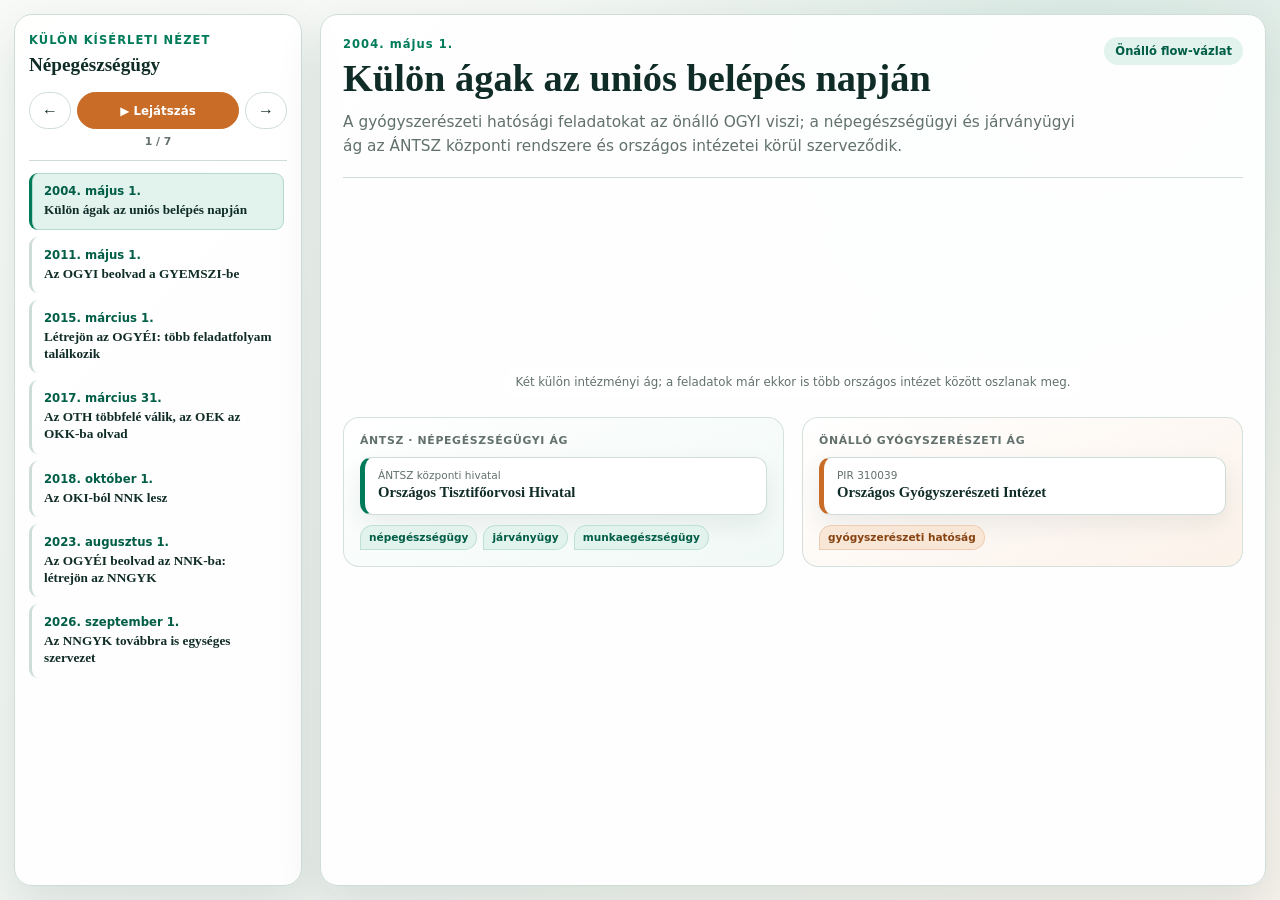
<file: public-health.html>
<!doctype html>
<html lang="hu">
<head>
  <meta charset="utf-8">
  <meta name="viewport" content="width=device-width, initial-scale=1">
  <title>ORGANO – Népegészségügyi szervezettörténet</title>
  <style>
    :root {
      color-scheme: light;
      --ink: #102c27;
      --muted: #62716d;
      --green: #007b59;
      --green-dark: #005d46;
      --green-soft: #e2f3ed;
      --aqua: #dceff2;
      --orange: #c86c27;
      --orange-soft: #f8e6d6;
      --line: #cfddd8;
      --panel: rgba(255, 255, 255, .94);
      --shadow: 0 18px 45px rgba(21, 52, 45, .11);
    }

    * { box-sizing: border-box; }

    body {
      margin: 0;
      min-height: 100vh;
      color: var(--ink);
      font-family: Georgia, "Times New Roman", serif;
      background:
        radial-gradient(circle at 84% 5%, rgba(140, 197, 184, .22), transparent 33rem),
        linear-gradient(135deg, #f8faf7, #eef3ef 58%, #f6f2eb);
    }

    button { font: inherit; }

    .shell {
      display: grid;
      grid-template-columns: 288px minmax(0, 1fr);
      gap: 18px;
      min-height: 100vh;
      padding: 14px;
    }

    .event-rail,
    .flow-stage {
      border: 1px solid var(--line);
      border-radius: 18px;
      background: var(--panel);
      box-shadow: var(--shadow);
    }

    .event-rail {
      display: flex;
      flex-direction: column;
      min-height: 0;
      padding: 18px 14px 14px;
    }

    .eyebrow {
      margin: 0 0 7px;
      color: var(--green);
      font-family: system-ui, sans-serif;
      font-size: .72rem;
      font-weight: 850;
      letter-spacing: .09em;
      text-transform: uppercase;
    }

    #event-date { text-transform: none; }

    .rail-title {
      margin: 0 0 16px;
      font-size: 1.2rem;
    }

    .playback-controls {
      display: grid;
      grid-template-columns: 42px 1fr 42px;
      gap: 6px;
      margin: 0 0 12px;
      padding-bottom: 12px;
      border-bottom: 1px solid var(--line);
    }

    .playback-controls button {
      min-height: 37px;
      border: 1px solid var(--line);
      border-radius: 999px;
      color: var(--ink);
      background: #fff;
      cursor: pointer;
    }

    .playback-controls button:hover { border-color: var(--green); }
    #play-toggle {
      color: #fff;
      border-color: var(--orange);
      background: var(--orange);
      font-family: system-ui, sans-serif;
      font-size: .74rem;
      font-weight: 800;
    }

    #playback-progress {
      grid-column: 1 / -1;
      color: var(--muted);
      font-family: system-ui, sans-serif;
      font-size: .68rem;
      font-weight: 750;
      text-align: center;
    }

    #event-list {
      display: grid;
      gap: 7px;
      min-height: 0;
      overflow-y: auto;
      padding-right: 3px;
    }

    .event-tab {
      width: 100%;
      padding: 11px 12px;
      border: 0;
      border-left: 3px solid var(--line);
      border-radius: 9px;
      color: var(--ink);
      text-align: left;
      background: transparent;
      cursor: pointer;
    }

    .event-tab:hover { background: #f2f7f4; }
    .event-tab[aria-selected="true"] {
      border-left-color: var(--green);
      background: var(--green-soft);
      box-shadow: inset 0 0 0 1px rgba(0, 123, 89, .2);
    }

    .event-tab time {
      display: block;
      margin-bottom: 4px;
      color: var(--green-dark);
      font-family: system-ui, sans-serif;
      font-size: .73rem;
      font-weight: 800;
    }

    .event-tab span {
      display: block;
      font-size: .83rem;
      font-weight: 700;
      line-height: 1.25;
    }

    .flow-stage {
      min-width: 0;
      overflow: hidden;
      padding: 22px;
    }

    .stage-heading {
      display: grid;
      grid-template-columns: minmax(0, 1fr) auto;
      gap: 20px;
      align-items: start;
      padding-bottom: 18px;
      border-bottom: 1px solid var(--line);
    }

    #event-title {
      margin: 0;
      max-width: 960px;
      font-size: clamp(1.55rem, 3vw, 2.5rem);
      line-height: 1.08;
    }

    #event-narrative {
      max-width: 940px;
      margin: 12px 0 0;
      color: var(--muted);
      font-family: system-ui, sans-serif;
      font-size: .96rem;
      line-height: 1.55;
    }

    .draft-badge {
      padding: 7px 11px;
      border-radius: 999px;
      color: var(--green-dark);
      background: var(--green-soft);
      font-family: system-ui, sans-serif;
      font-size: .72rem;
      font-weight: 800;
      white-space: nowrap;
    }

    #flow {
      display: grid;
      align-content: start;
      min-height: 610px;
      padding: 24px 0 4px;
    }

    .placeholder {
      place-self: center;
      color: var(--muted);
      font-family: system-ui, sans-serif;
    }

    .flow-scene {
      width: 100%;
      min-width: 0;
      font-family: system-ui, sans-serif;
    }

    .org-card {
      min-width: 0;
      padding: 11px 13px;
      border: 1px solid var(--line);
      border-left: 5px solid var(--green);
      border-radius: 12px;
      background: #fff;
      box-shadow: 0 10px 24px rgba(21, 52, 45, .08);
    }

    .org-card small,
    .org-card span {
      display: block;
      color: var(--muted);
      font-size: .66rem;
    }

    .org-card strong {
      display: block;
      margin: 3px 0;
      font-family: Georgia, "Times New Roman", serif;
      font-size: .92rem;
      line-height: 1.12;
    }

    .split-source {
      width: min(440px, 62%);
      margin: 0 auto;
      border-left-color: var(--orange);
    }

    .split-trunk {
      width: 2px;
      height: 24px;
      margin: 0 auto;
      background: linear-gradient(var(--orange), var(--green));
    }

    .split-grid {
      position: relative;
      display: grid;
      grid-template-columns: repeat(5, minmax(0, 1fr));
      gap: 9px;
      padding-top: 26px;
    }

    .split-grid::before {
      content: "";
      position: absolute;
      top: 0;
      left: 10%;
      right: 10%;
      height: 2px;
      background: var(--green);
      transform: scaleX(0);
      transform-origin: center;
      animation: branch-out .65s ease-out forwards;
    }

    .split-branch {
      position: relative;
      display: grid;
      grid-template-rows: 47px auto;
      align-items: end;
      min-width: 0;
      padding-top: 2px;
    }

    .split-branch::before {
      content: "";
      position: absolute;
      top: -26px;
      left: 50%;
      width: 2px;
      height: 64px;
      background: var(--green);
      transform: scaleY(0);
      transform-origin: top;
      animation: grow-down .42s calc(.22s + var(--i) * .08s) ease-out forwards;
    }

    .task-fish {
      z-index: 1;
      justify-self: center;
      max-width: 96%;
      padding: 5px 8px;
      border-radius: 999px 999px 999px 6px;
      color: var(--green-dark);
      background: var(--green-soft);
      font-size: clamp(.58rem, .75vw, .7rem);
      font-weight: 750;
      line-height: 1.08;
      text-align: center;
      opacity: 0;
      transform: translateY(-20px);
      animation: swim-down .58s calc(.4s + var(--i) * .09s) ease-out forwards;
    }

    .split-target-card {
      align-self: stretch;
      min-height: 88px;
      padding: 10px 9px;
      border: 1px solid var(--line);
      border-top: 4px solid var(--green);
      border-radius: 11px;
      background: #fff;
      box-shadow: 0 8px 18px rgba(21, 52, 45, .07);
    }

    .split-target-card small {
      display: block;
      margin-bottom: 5px;
      color: var(--muted);
      font-size: .61rem;
      font-weight: 750;
      letter-spacing: .03em;
      text-transform: uppercase;
    }

    .split-target {
      display: block;
      font-family: Georgia, "Times New Roman", serif;
      font-size: clamp(.73rem, 1vw, .9rem);
      line-height: 1.12;
    }

    .merge-lane {
      display: grid;
      grid-template-columns: 1fr 72px 1fr 72px 1.15fr;
      gap: 10px;
      align-items: center;
      margin-top: 26px;
      padding: 16px;
      border-radius: 14px;
      background: linear-gradient(90deg, rgba(220, 239, 242, .7), rgba(226, 243, 237, .72));
    }

    .merge-arrow {
      position: relative;
      height: 2px;
      background: var(--green);
    }

    .merge-arrow::after {
      content: "";
      position: absolute;
      top: -4px;
      right: -1px;
      width: 8px;
      height: 8px;
      border-top: 2px solid var(--green);
      border-right: 2px solid var(--green);
      transform: rotate(45deg);
    }

    .merge-label {
      display: block;
      margin-bottom: 5px;
      color: var(--green-dark);
      font-size: .67rem;
      font-weight: 800;
      text-transform: uppercase;
    }

    .parallel-scene {
      display: grid;
      gap: 20px;
      align-content: center;
      min-height: 530px;
    }

    .scene-note {
      justify-self: center;
      max-width: 760px;
      margin: 0;
      padding: 8px 12px;
      border-radius: 999px;
      color: var(--muted);
      background: rgba(255, 255, 255, .78);
      font-size: .74rem;
      text-align: center;
    }

    .lane-grid {
      display: grid;
      grid-template-columns: repeat(var(--columns, 3), minmax(0, 1fr));
      gap: 18px;
    }

    .lane {
      display: grid;
      gap: 10px;
      align-content: start;
      padding: 16px;
      border: 1px solid rgba(207, 221, 216, .85);
      border-radius: 16px;
      background: linear-gradient(155deg, rgba(255, 255, 255, .95), rgba(226, 243, 237, .5));
    }

    .lane.pharma { background: linear-gradient(155deg, #fff, rgba(248, 230, 214, .52)); }
    .lane.pharma .org-card { border-left-color: var(--orange); }

    .lane-title {
      margin: 0;
      color: var(--muted);
      font-size: .68rem;
      font-weight: 850;
      letter-spacing: .06em;
      text-transform: uppercase;
    }

    .packets {
      display: flex;
      flex-wrap: wrap;
      gap: 6px;
    }

    .packet {
      display: inline-flex;
      align-items: center;
      min-height: 25px;
      padding: 4px 8px;
      border: 1px solid rgba(0, 123, 89, .16);
      border-radius: 999px 999px 999px 7px;
      color: var(--green-dark);
      background: var(--green-soft);
      font-size: .66rem;
      font-weight: 750;
      line-height: 1.05;
      animation: packet-arrive .48s ease-out both;
    }

    .packet.pharma {
      border-color: rgba(200, 108, 39, .2);
      color: #864311;
      background: var(--orange-soft);
    }

    .transition-scene,
    .convergence-scene {
      display: grid;
      align-content: center;
      min-height: 530px;
    }

    .transition-main {
      display: grid;
      grid-template-columns: minmax(190px, 1fr) 190px minmax(250px, 1.2fr);
      gap: 18px;
      align-items: center;
      max-width: 980px;
      width: 100%;
      margin: 0 auto;
    }

    .river {
      position: relative;
      display: grid;
      gap: 7px;
      align-content: center;
      min-height: 116px;
      padding: 10px 0;
    }

    .river::before {
      content: "";
      position: absolute;
      top: 50%;
      left: 0;
      right: 0;
      height: 3px;
      border-radius: 999px;
      background: linear-gradient(90deg, var(--orange), var(--green));
      transform: scaleX(0);
      transform-origin: left;
      animation: branch-out .7s ease-out forwards;
    }

    .river .packet {
      z-index: 1;
      justify-self: center;
      opacity: 0;
      transform: translateX(-45px);
      animation: swim-across .7s calc(var(--i, 0) * .1s + .2s) ease-out forwards;
    }

    .context-row {
      display: grid;
      grid-template-columns: repeat(var(--columns, 3), minmax(0, 1fr));
      gap: 12px;
      margin-top: 34px;
      padding-top: 18px;
      border-top: 1px dashed var(--line);
    }

    .context-row .org-card { box-shadow: none; opacity: .82; }

    .merge-sources {
      display: grid;
      gap: 12px;
    }

    .merge-source.pharma { border-left-color: var(--orange); }

    .merge-river {
      position: relative;
      display: grid;
      gap: 6px;
      align-content: center;
      min-height: 210px;
      padding: 15px 0;
    }

    .merge-river::before,
    .merge-river::after {
      content: "";
      position: absolute;
      left: 0;
      width: 100%;
      height: 3px;
      border-radius: 999px;
      background: var(--green);
      transform-origin: left;
      animation: branch-out .65s ease-out forwards;
    }

    .merge-river::before { top: 31%; transform: rotate(10deg) scaleX(0); }
    .merge-river::after { bottom: 31%; background: var(--orange); transform: rotate(-10deg) scaleX(0); }

    .merge-river .packet {
      z-index: 1;
      justify-self: center;
      opacity: 0;
      transform: translateX(-40px);
      animation: swim-across .65s calc(var(--i, 0) * .09s + .25s) ease-out forwards;
    }

    .merge-target {
      border-left-width: 7px;
      background: linear-gradient(135deg, #fff, var(--green-soft));
    }

    .conflict-note {
      max-width: 760px;
      margin: 28px auto 0;
      padding: 13px 15px;
      border: 1px dashed #ba7e44;
      border-radius: 12px;
      color: #735031;
      background: #fff9f1;
      font-size: .76rem;
      line-height: 1.4;
    }

    @keyframes packet-arrive { from { opacity: 0; transform: translateY(-9px); } }
    @keyframes swim-across { to { opacity: 1; transform: translateX(0); } }

    @keyframes branch-out { to { transform: scaleX(1); } }
    @keyframes grow-down { to { transform: scaleY(1); } }
    @keyframes swim-down { to { opacity: 1; transform: translateY(0); } }

    @media (max-width: 760px) {
      .shell { grid-template-columns: 1fr; }
      .event-rail { max-height: 300px; }
      .stage-heading { grid-template-columns: 1fr; }
      .draft-badge { justify-self: start; }
      .split-grid { grid-template-columns: 1fr; padding-top: 0; }
      .split-grid::before, .split-branch::before { display: none; }
      .split-branch { grid-template-columns: 120px 1fr; grid-template-rows: auto; align-items: center; }
      .task-fish { transform: translateX(-20px); }
      .merge-lane { grid-template-columns: 1fr; }
      .merge-arrow { width: 2px; height: 24px; margin: 0 auto; }
      .merge-arrow::after { top: auto; right: -4px; bottom: 0; transform: rotate(135deg); }
      .lane-grid, .context-row { grid-template-columns: 1fr; }
      .transition-main { grid-template-columns: 1fr; }
      .river { min-height: 80px; }
      .river::before { top: 0; bottom: 0; left: 50%; right: auto; width: 3px; height: 100%; transform: scaleY(0); transform-origin: top; }
      .merge-river { min-height: 130px; }
    }

    @media (prefers-reduced-motion: reduce) {
      *, *::before, *::after { scroll-behavior: auto !important; transition-duration: .01ms !important; }
    }
  </style>
</head>
<body>
  <main class="shell">
    <nav class="event-rail" aria-label="Népegészségügyi események">
      <p class="eyebrow">Külön kísérleti nézet</p>
      <h1 class="rail-title">Népegészségügy</h1>
      <div class="playback-controls" aria-label="A szervezettörténet lejátszása">
        <button id="previous-event" type="button" aria-label="Előző esemény">←</button>
        <button id="play-toggle" type="button" aria-pressed="false">▶ Lejátszás</button>
        <button id="next-event" type="button" aria-label="Következő esemény">→</button>
        <output id="playback-progress" aria-live="polite">1 / 7</output>
      </div>
      <div id="event-list" role="tablist" aria-label="Dátumozott események"></div>
    </nav>

    <section class="flow-stage" aria-labelledby="event-title">
      <header class="stage-heading">
        <div>
          <p id="event-date" class="eyebrow" aria-live="polite"></p>
          <h2 id="event-title"></h2>
          <p id="event-narrative" aria-live="polite"></p>
        </div>
        <span class="draft-badge">Önálló flow-vázlat</span>
      </header>
      <div id="flow" aria-label="A népegészségügyi szervezetek és feladatok időbeli folyamata">
        <p class="placeholder">A folyamatábra helye</p>
      </div>
    </section>
  </main>

  <script>
    const events = [
      {
        date: "2004-05-01",
        displayDate: "2004. május 1.",
        title: "Külön ágak az uniós belépés napján",
        narrative: "A gyógyszerészeti hatósági feladatokat az önálló OGYI viszi; a népegészségügyi és járványügyi ág az ÁNTSZ központi rendszere és országos intézetei körül szerveződik."
      },
      {
        date: "2011-05-01",
        displayDate: "2011. május 1.",
        title: "Az OGYI beolvad a GYEMSZI-be",
        narrative: "Az önálló OGYI megszűnik, de a gyógyszerészeti feladatcsomag GYEMSZI OGYI Főigazgatóságként tovább él."
      },
      {
        date: "2015-03-01",
        displayDate: "2015. március 1.",
        title: "Létrejön az OGYÉI: több feladatfolyam találkozik",
        narrative: "Az OÉTI névmódosulásával, valamint a GYEMSZI gyógyszerészeti, eszközminősítő és technológiaértékelési egységeinek beolvadásával létrejön az OGYÉI."
      },
      {
        date: "2017-03-31",
        displayDate: "2017. március 31.",
        title: "Az OTH többfelé válik, az OEK az OKK-ba olvad",
        narrative: "Az OTH feladatai több célhoz kerülnek. Ugyanezen a napon az OEK beolvad az OKK-ba, amely OKI néven folytatódik."
      },
      {
        date: "2018-10-01",
        displayDate: "2018. október 1.",
        title: "Az OKI-ból NNK lesz",
        narrative: "A 598789-es intézmény NNK néven folytatódik, és az EMMI tisztifőorvosi egységeinek feladatai visszakerülnek a központba."
      },
      {
        date: "2023-08-01",
        displayDate: "2023. augusztus 1.",
        title: "Az OGYÉI beolvad az NNK-ba: létrejön az NNGYK",
        narrative: "Az NNK NNGYK néven folytatódik; az OGYÉI beolvadással megszűnik, feladatcsomagjai az egységes központba kerülnek."
      },
      {
        date: "2026-09-01",
        displayDate: "2026. szeptember 1.",
        title: "Az NNGYK továbbra is egységes szervezet",
        narrative: "Az aktuális kontrollok nem bizonyítanak szétválást. Az Országos Népegészségügyi Intézet megnevezés egyelőre forrásütközés, nem szervezeti esemény."
      }
    ];

    let selectedIndex = 0;
    let playTimer = null;
    let isPlaying = false;

    function renderEventList() {
      const list = document.getElementById("event-list");
      list.replaceChildren(...events.map((event, index) => {
        const button = document.createElement("button");
        button.type = "button";
        button.className = "event-tab";
        button.role = "tab";
        button.setAttribute("aria-label", event.date);
        button.setAttribute("aria-selected", String(index === selectedIndex));
        button.innerHTML = `<time datetime="${event.date}">${event.displayDate}</time><span>${event.title}</span>`;
        button.addEventListener("click", () => selectEvent(index));
        return button;
      }));
    }

    function selectEvent(index, keepPlaying = false) {
      if (!keepPlaying) pausePlayback();
      selectedIndex = Math.max(0, Math.min(index, events.length - 1));
      const event = events[selectedIndex];
      document.getElementById("event-date").textContent = event.displayDate;
      document.getElementById("event-title").textContent = event.title;
      document.getElementById("event-narrative").textContent = event.narrative;
      document.getElementById("playback-progress").textContent = `${selectedIndex + 1} / ${events.length}`;
      renderEventList();
      renderFlow(event);
    }

    function updatePlayButton() {
      const button = document.getElementById("play-toggle");
      button.setAttribute("aria-pressed", String(isPlaying));
      button.textContent = isPlaying ? "Ⅱ Szünet" : "▶ Lejátszás";
    }

    function pausePlayback() {
      if (playTimer !== null) clearTimeout(playTimer);
      playTimer = null;
      isPlaying = false;
      updatePlayButton();
    }

    function scheduleNext() {
      if (!isPlaying) return;
      if (selectedIndex >= events.length - 1) {
        pausePlayback();
        return;
      }
      playTimer = setTimeout(() => {
        playTimer = null;
        selectEvent(selectedIndex + 1, true);
        scheduleNext();
      }, 1200);
    }

    function togglePlayback() {
      if (isPlaying) {
        pausePlayback();
        return;
      }
      if (selectedIndex >= events.length - 1) selectEvent(0, true);
      isPlaying = true;
      updatePlayButton();
      scheduleNext();
    }

    function orgCard(name, meta, className = "") {
      return `<div class="org-card ${className}"><small>${meta}</small><strong>${name}</strong></div>`;
    }

    function packet(label, className = "", index = 0) {
      return `<span class="packet ${className}" style="--i:${index}">${label}</span>`;
    }

    function renderFlow(event) {
      const flow = document.getElementById("flow");
      if (event.date === "2004-05-01") {
        flow.innerHTML = `
          <div class="flow-scene parallel-scene">
            <p class="scene-note">Két külön intézményi ág; a feladatok már ekkor is több országos intézet között oszlanak meg.</p>
            <div class="lane-grid" style="--columns:2">
              <section class="lane">
                <p class="lane-title">ÁNTSZ · népegészségügyi ág</p>
                ${orgCard("Országos Tisztifőorvosi Hivatal", "ÁNTSZ központi hivatal")}
                <div class="packets">${packet("népegészségügy")}${packet("járványügy", "", 1)}${packet("munkaegészségügy", "", 2)}</div>
              </section>
              <section class="lane pharma">
                <p class="lane-title">önálló gyógyszerészeti ág</p>
                ${orgCard("Országos Gyógyszerészeti Intézet", "PIR 310039")}
                <div class="packets">${packet("gyógyszerészeti hatóság", "pharma")}</div>
              </section>
            </div>
          </div>`;
        return;
      }

      if (event.date === "2011-05-01") {
        flow.innerHTML = `
          <div class="flow-scene transition-scene">
            <div class="transition-main">
              ${orgCard("Országos Gyógyszerészeti Intézet", "PIR 310039 · megszűnő önálló szerv")}
              <div class="river">${packet("gyógyszerészeti hatóság", "pharma", 0)}</div>
              ${orgCard("Gyógyszerészeti és Egészségügyi Minőség- és Szervezetfejlesztési Intézet", "PIR 324689 · OGYI Főigazgatóság")}
            </div>
            <div class="context-row" style="--columns:2">
              ${orgCard("Országos Tisztifőorvosi Hivatal", "párhuzamos népegészségügyi ág")}
              ${orgCard("Országos Élelmezés- és Táplálkozástudományi Intézet", "párhuzamos táplálkozás-egészségügyi ág")}
            </div>
          </div>`;
        return;
      }

      if (event.date === "2015-03-01") {
        flow.innerHTML = `
          <div class="flow-scene convergence-scene">
            <div class="transition-main">
              <div class="merge-sources">
                ${orgCard("Országos Élelmezés- és Táplálkozástudományi Intézet", "PIR 598185 · névmódosul")}
                ${orgCard("GYEMSZI szakmai egységei", "PIR 324689 · három átadó egység", "pharma")}
              </div>
              <div class="merge-river">
                ${packet("táplálkozás-egészségügy", "", 0)}
                ${packet("gyógyszerészeti hatóság", "pharma", 1)}
                ${packet("orvostechnika", "pharma", 2)}
                ${packet("technológiaértékelés", "pharma", 3)}
              </div>
              ${orgCard("Országos Gyógyszerészeti és Élelmezés-egészségügyi Intézet", "PIR 598185 · új név és kibővült feladatkör", "merge-target")}
            </div>
            <div class="context-row" style="--columns:3">
              ${orgCard("Országos Tisztifőorvosi Hivatal", "népegészségügyi koordináció")}
              ${orgCard("Országos Epidemiológiai Központ", "PIR 630050 · járványügy")}
              ${orgCard("Országos Közegészségügyi Központ", "PIR 598789 · közegészségügy")}
            </div>
          </div>`;
        return;
      }

      if (event.date === "2018-10-01") {
        flow.innerHTML = `
          <div class="flow-scene convergence-scene">
            <div class="transition-main">
              <div class="merge-sources">
                ${orgCard("Országos Közegészségügyi Intézet", "PIR 598789 · névváltás")}
                ${orgCard("EMMI tisztifőorvosi egységei", "beolvadásos kiválás")}
              </div>
              <div class="merge-river">
                ${packet("népegészségügy", "", 0)}
                ${packet("járványügy", "", 1)}
                ${packet("országos tisztifőorvosi feladatok", "", 2)}
              </div>
              ${orgCard("Nemzeti Népegészségügyi Központ", "PIR 598789 · új név", "merge-target")}
            </div>
            <div class="context-row" style="--columns:1">
              ${orgCard("Országos Gyógyszerészeti és Élelmezés-egészségügyi Intézet", "PIR 598185 · továbbra is külön ág", "pharma")}
            </div>
          </div>`;
        return;
      }

      if (event.date === "2023-08-01") {
        flow.innerHTML = `
          <div class="flow-scene convergence-scene">
            <div class="transition-main">
              <div class="merge-sources">
                ${orgCard("Nemzeti Népegészségügyi Központ", "PIR 598789 · tovább él", "merge-source")}
                ${orgCard("Országos Gyógyszerészeti és Élelmezés-egészségügyi Intézet", "PIR 598185 · beolvad", "merge-source pharma")}
              </div>
              <div class="merge-river">
                ${packet("népegészségügy", "", 0)}
                ${packet("járványügy", "", 1)}
                ${packet("gyógyszerészeti hatóság", "pharma", 2)}
                ${packet("táplálkozás-egészségügy", "pharma", 3)}
                ${packet("orvostechnika · technológiaértékelés", "pharma", 4)}
              </div>
              ${orgCard("Nemzeti Népegészségügyi és Gyógyszerészeti Központ", "PIR 598789 · egységes központ", "merge-target")}
            </div>
          </div>`;
        return;
      }

      if (event.date === "2026-09-01") {
        flow.innerHTML = `
          <div class="flow-scene transition-scene">
            <div class="transition-main" style="grid-template-columns:minmax(0,1fr)">
              <div>
                ${orgCard("Nemzeti Népegészségügyi és Gyógyszerészeti Központ", "PIR 598789 · jogilag egységes szervezet", "merge-target")}
                <div class="packets" style="justify-content:center;margin-top:14px">
                  ${packet("népegészségügy")}${packet("járványügy", "", 1)}${packet("gyógyszerészeti hatóság", "pharma", 2)}${packet("táplálkozás-egészségügy", "pharma", 3)}
                </div>
                <p class="conflict-note"><strong>Ellenőrzendő szöveg:</strong> a 2026-os EüM SZMSZ egyes feladatleírásai „Országos Népegészségügyi Intézetet” említenek, de a háttérintézményi táblában továbbra is az egységes NNGYK szerepel. Ezért nincs külön szervezeti kártya.</p>
              </div>
            </div>
          </div>`;
        return;
      }

      const branches = [
        ["általános jogutódlás", "Emberi Erőforrások Minisztériuma", "általános jogutód"],
        ["EU-projektek · munkaegészségügy", "Országos Közegészségügyi Intézet", "feladat szerinti jogutód"],
        ["praxisprogramok", "Állami Egészségügyi Ellátó Központ", "feladat szerinti jogutód"],
        ["fővárosi hatósági feladatok", "Budapest Főváros Kormányhivatala", "közfeladat-átvevő"],
        ["megyei hatósági feladatok", "Megyei kormányhivatalok", "közfeladat-átvevők"]
      ];

      flow.innerHTML = `
        <div class="flow-scene split-scene">
          ${orgCard("Országos Tisztifőorvosi Hivatal", "PIR 329530 · beolvadásos különválás", "split-source")}
          <div class="split-trunk" aria-hidden="true"></div>
          <div class="split-grid">
            ${branches.map(([task, target, role], index) => `
              <article class="split-branch" style="--i:${index}">
                <span class="task-fish">${task}</span>
                <div class="split-target-card"><small>${role}</small><strong class="split-target">${target}</strong></div>
              </article>`).join("")}
          </div>
          <div class="merge-lane" aria-label="Az epidemiológiai ág párhuzamos egyesülése">
            ${orgCard("Országos Epidemiológiai Központ", "PIR 630050 · beolvad")}
            <span class="merge-arrow" aria-hidden="true"></span>
            ${orgCard("Országos Közegészségügyi Központ", "PIR 598789 · befogadó")}
            <span class="merge-arrow" aria-hidden="true"></span>
            <div>${orgCard("Országos Közegészségügyi Intézet", "PIR 598789 · új név")}<span class="merge-label">járványügy + közegészségügy</span></div>
          </div>
        </div>`;
    }

    document.getElementById("previous-event").addEventListener("click", () => selectEvent(selectedIndex - 1));
    document.getElementById("next-event").addEventListener("click", () => selectEvent(selectedIndex + 1));
    document.getElementById("play-toggle").addEventListener("click", togglePlayback);
    selectEvent(0);
  </script>
</body>
</html>
</file>
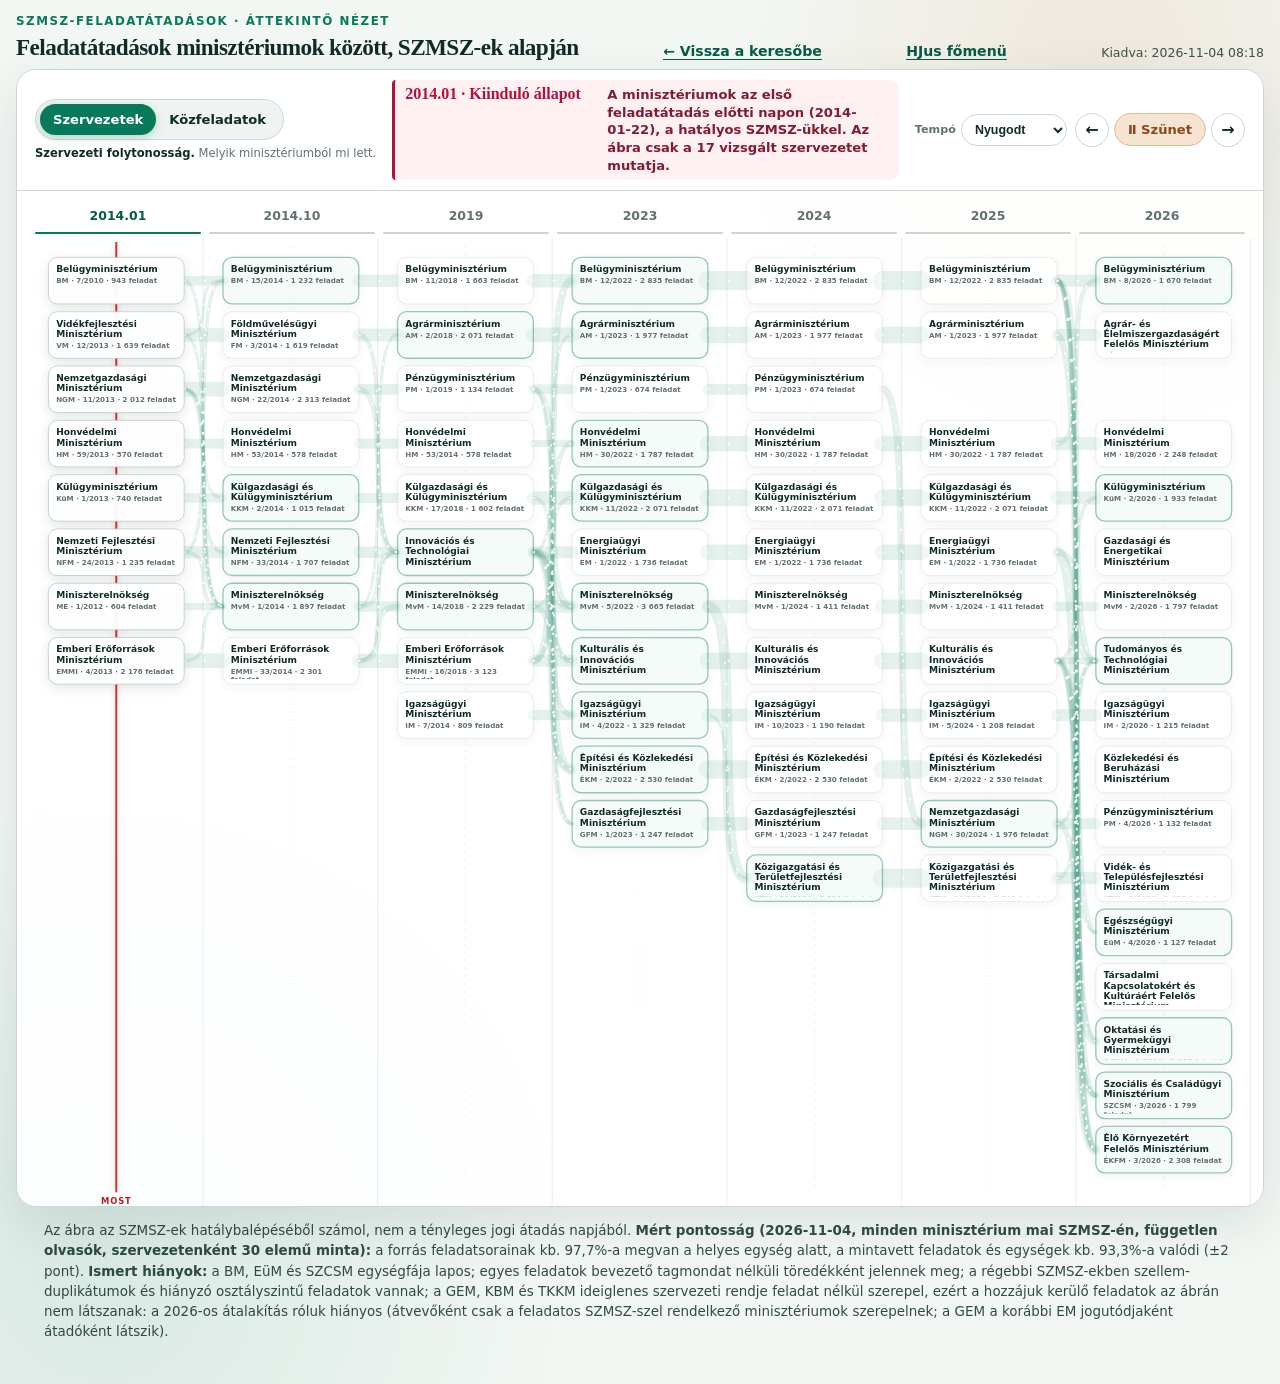
<file: szmsz-transfer-overview.html>
<!doctype html>
<html lang="hu">
<head>
  <meta charset="utf-8">
  <meta name="viewport" content="width=device-width, initial-scale=1">
  <title>Feladatátadások</title>
  <style>
    :root {
      color-scheme: light;
      --ink: #102c29;
      --muted: #62736f;
      --paper: #f3f7f4;
      --panel: rgba(255, 255, 255, .9);
      --line: #cad8d2;
      --green: #087a5b;
      --green-dark: #075a47;
      --orange: #ca6f27;
      --orange-pale: #f6e4d3;
      --blue: #3f79a9;
      --violet: #7366a8;
      --teal: #1c8d91;
      --shadow: 0 18px 50px rgba(22, 53, 45, .11);
      font-family: Inter, Aptos, "Segoe UI", system-ui, sans-serif;
    }

    * { box-sizing: border-box; }

    body {
      margin: 0;
      min-height: 100vh;
      color: var(--ink);
      background:
        radial-gradient(circle at 86% 4%, rgba(202, 111, 39, .11), transparent 24rem),
        radial-gradient(circle at 8% 92%, rgba(8, 122, 91, .11), transparent 30rem),
        var(--paper);
    }

    button, a { font: inherit; }

    .page-shell {
      width: min(1840px, calc(100% - 32px));
      margin: 0 auto;
      padding: 14px 0 16px;
    }

    .topbar {
      display: flex;
      align-items: end;
      justify-content: space-between;
      gap: 24px;
      margin-bottom: 9px;
    }

    .eyebrow {
      margin: 0 0 7px;
      color: var(--green);
      font-size: .74rem;
      font-weight: 850;
      letter-spacing: .13em;
      text-transform: uppercase;
    }

    h1 {
      margin: 0;
      max-width: none;
      font-family: Georgia, "Times New Roman", serif;
      font-size: clamp(1.45rem, 1.7vw, 2rem);
      line-height: 1.08;
      letter-spacing: -.025em;
      white-space: nowrap;
    }

    .detail-link {
      flex: none;
      color: var(--green-dark);
      font-size: .88rem;
      font-weight: 760;
      text-decoration: none;
      border-bottom: 1px solid currentColor;
    }

    .map-shell {
      overflow: hidden;
      border: 1px solid var(--line);
      border-radius: 20px;
      background: var(--panel);
      box-shadow: var(--shadow);
      backdrop-filter: blur(10px);
    }

    .toolbar {
      display: grid;
      grid-template-columns: minmax(210px, auto) minmax(0, 1fr) auto;
      align-items: center;
      gap: 16px;
      padding: 10px 18px;
      border-bottom: 1px solid var(--line);
      background: rgba(255, 255, 255, .75);
    }

    .segmented {
      display: inline-flex;
      padding: 4px;
      border: 1px solid var(--line);
      border-radius: 999px;
      background: #eef4f0;
    }

    .segmented button,
    .motion-toggle {
      border: 0;
      border-radius: 999px;
      color: var(--ink);
      background: transparent;
      cursor: pointer;
      font-size: .82rem;
      font-weight: 780;
    }

    .segmented button { padding: 8px 13px; }

    .segmented button[aria-pressed="true"] {
      color: white;
      background: var(--green);
      box-shadow: 0 3px 10px rgba(8, 122, 91, .23);
    }

    #mode-summary {
      margin: 6px 0 0;
      color: var(--muted);
      font-size: .72rem;
      line-height: 1.25;
    }

    #mode-summary strong { color: var(--ink); }

    .motion-toggle {
      padding: 8px 13px;
      border: 1px solid var(--line);
      white-space: nowrap;
    }

    .playback-controls {
      display: inline-flex;
      align-items: center;
      gap: 5px;
    }

    .speed-control {
      display: inline-flex;
      align-items: center;
      gap: 5px;
      margin-right: 3px;
      color: var(--muted);
      font-size: .7rem;
      font-weight: 760;
    }

    .speed-control select {
      padding: 7px 24px 7px 9px;
      border: 1px solid var(--line);
      border-radius: 999px;
      color: var(--ink);
      background: white;
      cursor: pointer;
      font-size: .78rem;
      font-weight: 760;
    }

    .step-button {
      width: 34px;
      height: 34px;
      padding: 0;
      border: 1px solid var(--line);
      border-radius: 50%;
      color: var(--ink);
      background: white;
      cursor: pointer;
      font-weight: 850;
    }

    .motion-toggle[aria-pressed="true"] {
      color: #8a481a;
      border-color: #e2b88f;
      background: var(--orange-pale);
    }

    #timeline {
      display: grid;
      grid-template-columns: repeat(7, 1fr);
      gap: 8px;
      padding: 12px 18px 0;
    }

    #timeline button {
      position: relative;
      padding: 5px 3px 11px;
      border: 0;
      color: var(--muted);
      background: transparent;
      cursor: pointer;
      font-size: .78rem;
      font-weight: 800;
    }

    #timeline button::after {
      position: absolute;
      right: 0;
      bottom: 0;
      left: 0;
      height: 2px;
      border-radius: 2px;
      background: var(--line);
      content: "";
    }

    #timeline button:hover,
    #timeline button[aria-pressed="true"] { color: var(--green-dark); }

    #timeline button[aria-pressed="true"]::after { background: var(--green); }

    #flow-map {
      position: relative;
      padding: 4px 12px 0;
    }

    #flow-map svg {
      display: block;
      width: 100%;
      height: auto;
      max-height: none;
      min-height: 470px;
    }

    .time-guide {
      stroke: #dce6e1;
      stroke-width: 1;
      stroke-dasharray: 3 9;
    }

    #now-line {
      stroke: #cf2f31;
      stroke-width: 3;
      filter: drop-shadow(0 0 5px rgba(207, 47, 49, .3));
      transition: x1 .55s cubic-bezier(.2,.75,.25,1), x2 .55s cubic-bezier(.2,.75,.25,1);
    }

    #now-label {
      fill: #b21f24;
      font-size: 13px;
      font-weight: 900;
      letter-spacing: .1em;
      transition: x .55s cubic-bezier(.2,.75,.25,1);
    }

    .flow-ribbon {
      fill: none;
      stroke: var(--green);
      stroke-width: var(--ribbon-width, 15);
      stroke-linecap: round;
      opacity: .38;
      transition: opacity .25s ease, stroke .25s ease, stroke-width .25s ease;
    }

    #flow-map[data-mode="tasks"] .flow-ribbon { opacity: .55; }
    #flow-map[data-mode="tasks"] .flow-ribbon[data-task="pharma"] { stroke: var(--orange); }
    #flow-map[data-mode="tasks"] .flow-ribbon[data-task="nutrition"] { stroke: var(--violet); }
    #flow-map[data-mode="tasks"] .flow-ribbon[data-task="epidemiology"] { stroke: var(--blue); }
    #flow-map[data-mode="tasks"] .flow-ribbon[data-task="territorial"] { stroke: #7d8368; }
    #flow-map[data-mode="tasks"] .flow-ribbon[data-task="primary"] { stroke: #a15f7a; }
    #flow-map[data-mode="tasks"] .flow-ribbon[data-task="public"] { stroke: var(--teal); }

    .flow-pulse {
      fill: none;
      stroke: white;
      stroke-width: 3.2;
      stroke-linecap: round;
      stroke-dasharray: 1 31;
      opacity: 0;
      pointer-events: none;
    }

    #flow-map[data-motion="true"] .flow-pulse {
      opacity: .9;
      animation: travel 1.55s linear infinite;
    }

    @keyframes travel { to { stroke-dashoffset: -64; } }

    .org-node { cursor: pointer; }

    .org-node rect {
      fill: rgba(255,255,255,.96);
      stroke: #b8ccc4;
      stroke-width: 1.2;
      filter: drop-shadow(0 5px 8px rgba(22, 53, 45, .12));
      transition: stroke .2s ease, stroke-width .2s ease, opacity .2s ease;
    }

    .org-node.context rect {
      fill: #f6f3ed;
      stroke: #d7caba;
    }

    .org-node.merged rect {
      fill: #e6f5ee;
      stroke: var(--green);
      stroke-width: 2;
    }

    .org-node:hover rect,
    .org-node:focus rect {
      stroke: var(--orange);
      stroke-width: 2.5;
      outline: none;
    }

    .org-name {
      margin: 0;
      color: var(--ink);
      font-size: 14px;
      font-weight: 790;
      line-height: 1.15;
    }

    .org-meta {
      display: block;
      margin-top: 4px;
      color: var(--muted);
      font-size: 11px;
      font-weight: 650;
    }

    .event-focus .flow-ribbon { opacity: .1; }
    .event-focus .flow-ribbon.is-focused { opacity: .82; stroke-width: calc(var(--ribbon-width, 15) + 3px); }
    .event-focus .org-node:not(.is-focused) rect { opacity: .42; }

    #flow-map[data-mode="tasks"] .org-node rect {
      opacity: .18 !important;
      filter: grayscale(.65) drop-shadow(0 3px 5px rgba(22, 53, 45, .08));
    }

    #flow-map[data-mode="tasks"] .org-node foreignObject { opacity: .22; }
    #flow-map[data-mode="tasks"] .org-node.is-focused rect { opacity: .25 !important; }
    #flow-map[data-mode="tasks"].event-focus .flow-ribbon { opacity: .08; }
    #flow-map[data-mode="tasks"].event-focus .flow-ribbon.is-focused { opacity: .94; }

    #flow-map[data-mode="tasks"][data-task-story="playing"].event-focus .flow-ribbon.is-focused { opacity: .16; }
    #flow-map[data-mode="tasks"][data-task-story="playing"].event-focus .flow-ribbon.is-task-current {
      opacity: 1;
      stroke-width: calc(var(--ribbon-width, 15) + 5px);
    }

    .task-label {
      opacity: 0;
      pointer-events: none;
      transition: opacity .18s ease;
    }

    #flow-map[data-mode="tasks"].event-focus .task-label.is-focused { opacity: .98; }
    #flow-map[data-mode="tasks"][data-task-story="playing"].event-focus .task-label.is-focused { opacity: 0; }
    #flow-map[data-mode="tasks"][data-task-story="playing"].event-focus .task-label.is-task-current { opacity: .98; }
    #flow-map[data-mode="tasks"][data-task-story="summary"].event-focus .task-label.is-focused { opacity: 0; }

    .task-label-shell {
      transform-box: fill-box;
      transform-origin: center;
    }

    .task-label.is-focused .task-label-shell {
      animation: task-label-arrive .64s var(--label-delay, 0s) cubic-bezier(.18,.8,.24,1) both;
    }

    .task-label rect {
      fill: var(--teal);
      stroke: rgba(255,255,255,.92);
      stroke-width: 1.5;
      filter: drop-shadow(0 4px 7px rgba(16, 44, 41, .28));
    }

    .task-label[data-task="pharma"] rect { fill: var(--orange); }
    .task-label[data-task="nutrition"] rect { fill: var(--violet); }
    .task-label[data-task="epidemiology"] rect { fill: var(--blue); }
    .task-label[data-task="territorial"] rect { fill: #70765c; }
    .task-label[data-task="primary"] rect { fill: #a15f7a; }

    .task-label text {
      fill: white;
      font-size: 16px;
      font-weight: 820;
      letter-spacing: .01em;
      text-anchor: middle;
      dominant-baseline: middle;
    }

    @keyframes task-label-arrive {
      from { opacity: 0; transform: translateX(-18px) scale(.92); }
      to { opacity: 1; transform: translateX(0) scale(1); }
    }

    .legend {
      display: none;
      flex-wrap: wrap;
      gap: 4px 12px;
      padding: 6px 0 0;
      color: var(--muted);
      font-size: .68rem;
    }

    .map-shell:has(#flow-map[data-mode="tasks"]) .legend { display: flex; }

    .legend span { display: inline-flex; align-items: center; gap: 6px; }
    .legend i { width: 20px; height: 5px; border-radius: 5px; background: var(--swatch); }

    .event-card {
      position: relative;
      display: grid;
      grid-template-columns: minmax(190px, auto) 1fr auto;
      gap: 12px;
      align-items: baseline;
      min-height: 0;
      padding: 5px 10px;
      border: 0;
      border-left: 3px solid #b1123b;
      border-radius: 4px 10px 10px 4px;
      background: #fff0f3;
    }

    .event-card strong {
      color: #b1123b;
      font-family: Georgia, "Times New Roman", serif;
      font-size: 1rem;
      font-weight: 850;
    }

    .event-card p {
      margin: 0;
      color: #7f1d32;
      font-size: .82rem;
      font-weight: 680;
      line-height: 1.35;
    }

    .task-story-status {
      display: inline-flex;
      align-items: center;
      gap: 8px;
      min-width: 320px;
      max-width: 390px;
      min-height: 38px;
      padding: 6px 12px;
      border: 1px solid rgba(177, 18, 59, .22);
      border-radius: 18px;
      color: #7f1d32;
      background: rgba(255,255,255,.72);
      font-size: .94rem;
      font-weight: 800;
      line-height: 1.18;
    }

    .task-story-status[hidden] { display: none; }
    #task-story-count {
      flex: none;
      color: #b1123b;
      font-size: .78rem;
      font-weight: 900;
      white-space: nowrap;
    }
    #task-story-label {
      display: -webkit-box;
      overflow: hidden;
      -webkit-box-orient: vertical;
      -webkit-line-clamp: 2;
    }

    .task-summary { position: relative; }
    .task-summary[hidden] { display: none; }

    .task-summary-toggle {
      padding: 6px 11px;
      border: 1px solid rgba(177, 18, 59, .28);
      border-radius: 999px;
      color: #7f1d32;
      background: white;
      cursor: pointer;
      font-size: .72rem;
      font-weight: 850;
      white-space: nowrap;
    }

    .task-summary-toggle::after { margin-left: 7px; content: "⌄"; }
    .task-summary-toggle[aria-expanded="true"]::after { content: "⌃"; }
    .task-summary-toggle:disabled { cursor: default; opacity: .72; }

    .task-summary-panel {
      position: absolute;
      z-index: 20;
      top: calc(100% + 9px);
      right: 0;
      width: min(720px, calc(100vw - 70px));
      max-height: 360px;
      padding: 10px;
      overflow: auto;
      border: 1px solid #d9b3bd;
      border-radius: 14px;
      background: rgba(255,255,255,.98);
      box-shadow: 0 18px 45px rgba(61, 24, 34, .22);
    }

    .task-summary-panel[hidden] { display: none; }

    .task-summary-item {
      display: grid;
      grid-template-columns: minmax(180px, 1fr) minmax(230px, 1.25fr);
      gap: 3px 14px;
      padding: 8px 9px;
      border-bottom: 1px solid #f0dce1;
    }

    .task-summary-item:last-child { border-bottom: 0; }
    .task-summary-item strong { font-family: inherit; font-size: .76rem; }
    .task-summary-route { color: var(--ink); font-size: .73rem; font-weight: 720; }
    .task-summary-evidence { grid-column: 1 / -1; color: var(--muted); font-size: .68rem; }
    .task-summary-evidence a { color: #8f1736; font-weight: 780; }

    .event-card.is-entering strong {
      animation: caption-in .48s cubic-bezier(.2,.8,.25,1) both;
    }

    .event-card.is-entering p {
      animation: caption-in .58s .12s cubic-bezier(.2,.8,.25,1) both;
    }

    @keyframes caption-in {
      from { opacity: 0; transform: translateY(9px); }
      to { opacity: 1; transform: translateY(0); }
    }

    @media (max-width: 900px) {
      .page-shell { width: min(100% - 16px, 1840px); padding-top: 10px; }
      .topbar { align-items: start; flex-direction: column; gap: 8px; }
      .toolbar { grid-template-columns: 1fr auto; }
      h1 { white-space: normal; }
      .story-column { grid-column: 1 / -1; grid-row: 2; }
      #flow-map { overflow-x: auto; }
      #flow-map svg { width: 1350px; max-height: none; }
      .event-card { grid-template-columns: 1fr; gap: 5px; }
    }

    @media (prefers-reduced-motion: reduce) {
      .flow-pulse { animation: none !important; }
      .task-label-shell { animation: none !important; }
    }
    #flow-map[data-mode="tasks"] .flow-ribbon[data-task="d01"] { stroke: #1c8d91; }
    .task-label[data-task="d01"] rect { fill: #1c8d91; }
    #flow-map[data-mode="tasks"] .flow-ribbon[data-task="d04"] { stroke: #ca6f27; }
    .task-label[data-task="d04"] rect { fill: #ca6f27; }
    #flow-map[data-mode="tasks"] .flow-ribbon[data-task="d05"] { stroke: #4f9a55; }
    .task-label[data-task="d05"] rect { fill: #4f9a55; }
    #flow-map[data-mode="tasks"] .flow-ribbon[data-task="d06"] { stroke: #a15f7a; }
    .task-label[data-task="d06"] rect { fill: #a15f7a; }
    #flow-map[data-mode="tasks"] .flow-ribbon[data-task="d07"] { stroke: #c0444f; }
    .task-label[data-task="d07"] rect { fill: #c0444f; }
    #flow-map[data-mode="tasks"] .flow-ribbon[data-task="d08"] { stroke: #7366a8; }
    .task-label[data-task="d08"] rect { fill: #7366a8; }
    #flow-map[data-mode="tasks"] .flow-ribbon[data-task="d09"] { stroke: #b8902a; }
    .task-label[data-task="d09"] rect { fill: #b8902a; }
    #flow-map[data-mode="tasks"] .flow-ribbon[data-task="d10"] { stroke: #5d7f9c; }
    .task-label[data-task="d10"] rect { fill: #5d7f9c; }
    #flow-map[data-mode="tasks"] .flow-ribbon[data-task="cont"] { stroke: #b9c3bf; opacity: .35; }
    #flow-map { background: linear-gradient(to right, transparent calc(100% - 1px), rgba(25, 60, 45, .09) 0) 0 0 / calc(100% / 7) 100% repeat-x; background-origin: content-box; background-clip: content-box; }
    .filter-banner { margin: 0; padding: 10px 28px; background: #fff4d6; border-bottom: 1px solid #e8d49a; }
    .filter-banner a { margin-left: 8px; font-weight: 700; }
    .org-node.muted { opacity: .32; }
    body.filtered #flow-map .flow-ribbon[data-task="cont"] { stroke: #176b4b; opacity: .6; }
  </style>
  <link rel="icon" href="logo.svg" type="image/svg+xml">
</head>
<body>
  <div class="page-shell">
    <header class="topbar">
      <div>
        <p class="eyebrow">SZMSZ-feladatátadások · áttekintő nézet</p>
        <h1>Feladatátadások minisztériumok között, SZMSZ-ek alapján</h1>
      </div>
      <a class="detail-link" href="cofog-organo.html">← Vissza a keresőbe</a> <a class="detail-link" href="https://goroggy.github.io/hjus/">HJus főmenü</a> <span id="pubstamp" title="A kiadás időpontja (a kiadó szkript írja be)" style="font-size:.78rem;opacity:.8;margin-left:10px">Kiadva: 2026-11-04 08:18</span>
    </header>

    <section class="map-shell" aria-labelledby="mode-summary">
      <div class="toolbar">
        <div class="mode-column">
          <div class="segmented" aria-label="Az ábra olvasata">
            <button id="organisation-mode" type="button" aria-pressed="true">Szervezetek</button>
            <button id="task-mode" type="button" aria-pressed="false">Közfeladatok</button>
          </div>
          <p id="mode-summary"><strong>Szervezeti folytonosság.</strong> Melyik minisztériumból mi lett.</p>
        </div>
        <div class="story-column">
          <aside class="event-card" aria-live="polite">
            <strong id="event-heading">A teljes történet</strong>
            <p id="event-description">Egyetlen képen látszik, mely minisztérium mely feladatokat adta át egy másiknak, és mikor.</p>
            <div id="task-story-status" class="task-story-status" hidden>
              <span id="task-story-count"></span>
              <span id="task-story-label"></span>
            </div>
            <div id="task-summary" class="task-summary" hidden>
              <button id="task-summary-toggle" class="task-summary-toggle" type="button" aria-expanded="false" aria-controls="task-summary-panel"></button>
              <div id="task-summary-panel" class="task-summary-panel" role="region" aria-label="Az esemény feladatútjai" hidden></div>
            </div>
          </aside>
          <div class="legend" aria-label="Közfeladatok színmagyarázata">
            <span style="--swatch:#1c8d91"><i></i>Általános közszolgáltatások</span>
            <span style="--swatch:#ca6f27"><i></i>Gazdasági ügyek</span>
            <span style="--swatch:#4f9a55"><i></i>Környezetvédelem</span>
            <span style="--swatch:#a15f7a"><i></i>Lakás, település, kommunális ügyek</span>
            <span style="--swatch:#c0444f"><i></i>Egészségügy</span>
            <span style="--swatch:#7366a8"><i></i>Szabadidő, sport, kultúra, vallás</span>
            <span style="--swatch:#b8902a"><i></i>Oktatás</span>
            <span style="--swatch:#5d7f9c"><i></i>Szociális védelem</span>
          </div>
        </div>
        <div class="playback-controls" aria-label="Történet lejátszása">
          <label class="speed-control" for="task-speed">
            <span>Tempó</span>
            <select id="task-speed" aria-label="Feladatok tempója">
              <option value="calm" selected>Nyugodt</option>
              <option value="normal">Normál</option>
              <option value="fast">Gyors</option>
            </select>
          </label>
          <button id="previous-event" class="step-button" type="button" aria-label="Előző esemény">←</button>
          <button id="motion-toggle" class="motion-toggle" type="button" aria-pressed="false">▶ Áramlás</button>
          <button id="next-event" class="step-button" type="button" aria-label="Következő esemény">→</button>
        </div>
      </div>

      <nav id="timeline" aria-label="Időmetszetek"></nav>

      <div id="flow-map" data-mode="organisations" data-motion="false" aria-label="A szervezetek időbeli folyása">
        <svg viewBox="0 0 1890 1498" role="img" aria-labelledby="map-title map-description">
          <title id="map-title">Feladatátadások minisztériumok között</title>
          <desc id="map-description">Balról jobbra haladó, 7 időmetszetes alluviális ábra. A szalagok a szervezeti és közfeladat-folytonosságot jelzik.</desc>
          <g id="guides"></g>
          <g id="now-marker" aria-label="A lejátszás jelenlegi időmetszete">
            <line id="now-line" x1="140" y1="6" x2="140" y2="1476"></line>
            <text id="now-label" x="140" y="1494" text-anchor="middle">MOST</text>
          </g>
          <g id="ribbons"></g>
          <g id="pulses"></g>
          <g id="nodes"></g>
          <g id="task-labels" aria-label="Az aktuális időlépés közfeladatai"></g>
        </svg>
      </div>
    </section>
    <p class="accuracy-note" style="margin:14px 28px 26px;font-size:.84rem;line-height:1.5;opacity:.85">Az ábra az SZMSZ-ek hatálybalépéséből számol, nem a tényleges jogi átadás napjából. <b>Mért pontosság (2026-11-04, minden minisztérium mai SZMSZ-én, független olvasók, szervezetenként 30 elemű minta):</b> a forrás feladatsorainak kb. 97,7%-a megvan a helyes egység alatt, a mintavett feladatok és egységek kb. 93,3%-a valódi (±2 pont). <b>Ismert hiányok:</b> a BM, EüM és SZCSM egységfája lapos; egyes feladatok bevezető tagmondat nélküli töredékként jelennek meg; a régebbi SZMSZ-ekben szellem-duplikátumok és hiányzó osztályszintű feladatok vannak; a GEM, KBM és TKKM ideiglenes szervezeti rendje feladat nélkül szerepel, ezért a hozzájuk kerülő feladatok az ábrán nem látszanak: a 2026-os átalakítás róluk hiányos (átvevőként csak a feladatos SZMSZ-szel rendelkező minisztériumok szerepelnek; a GEM a korábbi EM jogutódjaként átadóként látszik).</p>
  </div>

  <script>
    const dates = [{"date": "2014-01-22", "year": "2014.01", "title": "Kiinduló állapot", "description": "A minisztériumok az első feladatátadás előtti napon (2014-01-22), a hatályos SZMSZ-ükkel. Az ábra csak a 17 vizsgált szervezetet mutatja.", "source": "SZMSZ-feladatfonalak", "sourceUrl": "cofog-organo.html"}, {"date": "2014-10-11", "year": "2014.10", "title": "9 átadás, 97 feladat", "period": "2014-01-23 – 2014-10-11", "description": "2014-01-23 – 2014-10-11. 24 feladat: NGM → MvM; 20 feladat: NFM → MvM; 12 feladat: NFM → BM; 11 feladat: NGM → NFM; és még 5 átadás. Bekötetlen gyenge jelölt: 3.", "source": "SZMSZ-feladatfonalak, átadási csomagok", "sourceUrl": "cofog-organo.html"}, {"date": "2019-03-01", "year": "2019", "title": "6 átadás, 238 feladat", "period": "2018-07-03 – 2020-02-01", "description": "2018-07-03 – 2020-02-01. 80 feladat: EMMI → MvM; 77 feladat: NGM → ITM; 46 feladat: MvM → ITM; 29 feladat: FM → ITM; és még 2 átadás.", "source": "SZMSZ-feladatfonalak, átadási csomagok", "sourceUrl": "cofog-organo.html"}, {"date": "2023-07-01", "year": "2023", "title": "13 átadás, 1433 feladat", "period": "2022-06-12 – 2023-07-01", "description": "2022-06-12 – 2023-07-01. 562 feladat: ITM → ÉKM; 218 feladat: EMMI → BM; 188 feladat: ITM → MvM; 134 feladat: PM → MvM; és még 9 átadás. Bekötetlen gyenge jelölt: 4.", "source": "SZMSZ-feladatfonalak, átadási csomagok", "sourceUrl": "cofog-organo.html"}, {"date": "2024-03-01", "year": "2024", "title": "2 átadás, 682 feladat", "period": "2024-03-01", "description": "2024-03-01. 681 feladat: MvM → KTM; 1 feladat: IM → KTM. Bekötetlen gyenge jelölt: 1.", "source": "SZMSZ-feladatfonalak, átadási csomagok", "sourceUrl": "cofog-organo.html"}, {"date": "2025-01-01", "year": "2025", "title": "1 átadás, 210 feladat", "period": "2024-09-15 – 2025-01-01", "description": "2024-09-15 – 2025-01-01. 210 feladat: PM → NGM.", "source": "SZMSZ-feladatfonalak, átadási csomagok", "sourceUrl": "cofog-organo.html"}, {"date": "2026-10-21", "year": "2026", "title": "17 átadás, 1721 feladat", "period": "2026-07-28 – 2026-10-02", "description": "2026-07-28 – 2026-10-02. 550 feladat: EM → ÉKFM; 310 feladat: KIM → OGYM; 161 feladat: EM → TTM; 140 feladat: AM → ÉKFM; és még 13 átadás. Bekötetlen gyenge jelölt: 8.", "source": "SZMSZ-feladatfonalak, átadási csomagok", "sourceUrl": "cofog-organo.html"}];

    const nodes = [{"id": "n0-pir:311607", "org": "pir:311607", "date": "2014-01-22", "x": 30, "y": 30, "name": "Belügyminisztérium", "meta": "BM · 7/2010 · 943 feladat", "codes": {"011120": 591, "013110": 1, "076020": 1, "076010": 1, "034010": 2, "031010": 36, "031030": 1, "031050": 2, "013370": 5, "013330": 10, "011320": 18, "044310": 119, "062010": 58, "018010": 49, "011210": 3, "032010": 26, "022010": 2, "025010": 3, "011130": 15}, "merged": false}, {"id": "n0-pir:305679", "org": "pir:305679", "date": "2014-01-22", "x": 30, "y": 114, "name": "Vidékfejlesztési Minisztérium", "meta": "VM · 12/2013 · 1 639 feladat", "codes": {"011120": 469, "013340": 6, "098010": 17, "098040": 1, "042110": 154, "041120": 87, "011320": 23, "053010": 171, "016040": 1, "056010": 9, "054010": 122, "042140": 18, "041210": 1, "042170": 90, "047320": 1, "043610": 1, "014010": 1, "011310": 27, "042120": 143, "042350": 39, "048010": 12, "074052": 1, "044210": 47, "082010": 1, "042210": 63, "042310": 28, "051010": 18, "076064": 2, "013210": 1, "041140": 1, "053020": 4, "063010": 80}, "merged": false}, {"id": "n0-pir:303390", "org": "pir:303390", "date": "2014-01-22", "x": 30, "y": 198, "name": "Nemzetgazdasági Minisztérium", "meta": "NGM · 11/2013 · 2 012 feladat", "codes": {"011120": 458, "041110": 323, "014010": 44, "011310": 7, "041210": 173, "098010": 53, "011210": 379, "036020": 1, "011220": 200, "102010": 15, "049010": 3, "013340": 2, "104052": 1, "013210": 63, "061010": 8, "011320": 10, "012110": 2, "011230": 3, "047470": 12, "044210": 51, "025090": 1, "047110": 39, "047460": 28, "041140": 37, "016040": 2, "022010": 13, "031010": 2, "025010": 3, "025020": 3, "044310": 14, "021020": 1, "044320": 2, "043610": 1, "032010": 1, "047310": 57}, "merged": false}, {"id": "n0-pir:701059", "org": "pir:701059", "date": "2014-01-22", "x": 30, "y": 282, "name": "Honvédelmi Minisztérium", "meta": "HM · 59/2013 · 570 feladat", "codes": {"011120": 258, "025010": 153, "013340": 20, "021020": 129, "021040": 10}, "merged": false}, {"id": "n0-pir:311344", "org": "pir:311344", "date": "2014-01-22", "x": 30, "y": 366, "name": "Külügyminisztérium", "meta": "KüM · 1/2013 · 740 feladat", "codes": {"011310": 307, "011120": 354, "082044": 1, "011320": 25, "045210": 1, "109070": 1, "012110": 18, "041110": 17, "086030": 11, "014010": 4, "098010": 1}, "merged": false}, {"id": "n0-pir:764410", "org": "pir:764410", "date": "2014-01-22", "x": 30, "y": 450, "name": "Nemzeti Fejlesztési Minisztérium", "meta": "NFM · 24/2013 · 1 235 feladat", "codes": {"011120": 567, "011310": 12, "011320": 1, "043310": 20, "046010": 91, "013370": 29, "045310": 18, "045110": 110, "045410": 33, "043610": 64, "043110": 1, "044110": 2, "043510": 1, "053010": 41, "056010": 2, "063010": 11, "051010": 18, "041110": 15, "041140": 90, "013330": 14, "013340": 68, "013360": 2, "011210": 20, "013390": 5}, "merged": false}, {"id": "n0-pir:775290", "org": "pir:775290", "date": "2014-01-22", "x": 30, "y": 534, "name": "Miniszterelnökség", "meta": "ME · 1/2012 · 604 feladat", "codes": {"011120": 537, "013320": 6, "011310": 34, "013370": 5, "041140": 5, "031080": 17}, "merged": false}, {"id": "n0-pir:309271", "org": "pir:309271", "date": "2014-01-22", "x": 30, "y": 618, "name": "Emberi Erőforrások Minisztérium", "meta": "EMMI · 4/2013 · 2 176 feladat", "codes": {"011120": 605, "098010": 126, "076010": 305, "076020": 23, "094130": 35, "109010": 136, "107060": 26, "102010": 18, "101270": 25, "107080": 18, "101240": 18, "104052": 31, "098040": 40, "094210": 40, "014010": 17, "082010": 207, "082030": 35, "082091": 31, "082070": 2, "086030": 21, "081010": 86, "084070": 48, "084010": 128, "084040": 37, "084031": 14, "107090": 104}, "merged": false}, {"id": "n1-pir:311607", "org": "pir:311607", "date": "2014-10-11", "x": 300, "y": 30, "name": "Belügyminisztérium", "meta": "BM · 15/2014 · 1 232 feladat", "codes": {"011120": 688, "031060": 2, "013330": 28, "013110": 15, "076020": 1, "076010": 1, "034010": 2, "031010": 114, "031030": 1, "031050": 2, "032010": 4, "033010": 1, "036010": 1, "011320": 22, "013370": 32, "046010": 20, "041210": 95, "063010": 106, "011210": 3, "018010": 42, "025010": 4, "022010": 2, "031080": 25, "011130": 21}, "merged": true}, {"id": "n1-pir:305679", "org": "pir:305679", "date": "2014-10-11", "x": 300, "y": 114, "name": "Földművelésügyi Minisztérium", "meta": "FM · 3/2014 · 1 619 feladat", "codes": {"011120": 461, "098010": 30, "098040": 1, "013340": 19, "041120": 112, "042110": 192, "011320": 23, "011310": 32, "016040": 4, "053010": 153, "014010": 1, "042120": 76, "041237": 1, "041210": 1, "041140": 3, "047320": 1, "048010": 13, "084010": 1, "082010": 9, "042350": 80, "053020": 4, "051010": 18, "056010": 9, "076064": 2, "013210": 1, "054010": 126, "043610": 1, "042140": 22, "042170": 102, "044210": 43, "074052": 1, "042210": 44, "042310": 30, "095030": 3}, "merged": false}, {"id": "n1-pir:303390", "org": "pir:303390", "date": "2014-10-11", "x": 300, "y": 198, "name": "Nemzetgazdasági Minisztérium", "meta": "NGM · 22/2014 · 2 313 feladat", "codes": {"011120": 515, "041210": 166, "098010": 61, "011210": 378, "036020": 1, "102010": 16, "041110": 245, "011220": 205, "049010": 3, "013340": 2, "013210": 59, "104052": 1, "061010": 8, "011320": 6, "012110": 3, "011310": 5, "011230": 3, "047110": 32, "043610": 2, "047460": 37, "041140": 131, "044210": 45, "022010": 10, "031010": 2, "025010": 2, "025020": 1, "044310": 8, "047470": 1, "025090": 1, "021020": 1, "044320": 1, "032010": 1, "047310": 57, "013330": 261, "095030": 24, "047450": 19}, "merged": false}, {"id": "n1-pir:701059", "org": "pir:701059", "date": "2014-10-11", "x": 300, "y": 282, "name": "Honvédelmi Minisztérium", "meta": "HM · 53/2014 · 578 feladat", "codes": {"011120": 273, "025010": 156, "013340": 20, "021020": 129}, "merged": false}, {"id": "n1-pir:311344", "org": "pir:311344", "date": "2014-10-11", "x": 300, "y": 366, "name": "Külgazdasági és Külügyminisztérium", "meta": "KKM · 2/2014 · 1 015 feladat", "codes": {"011120": 441, "011310": 374, "013340": 12, "082044": 1, "041110": 53, "041140": 32, "047460": 1, "047470": 6, "011320": 24, "045210": 1, "109070": 1, "012110": 19, "086030": 41, "098010": 1, "014010": 7, "098040": 1}, "merged": true}, {"id": "n1-pir:764410", "org": "pir:764410", "date": "2014-10-11", "x": 300, "y": 450, "name": "Nemzeti Fejlesztési Minisztérium", "meta": "NFM · 33/2014 · 1 707 feladat", "codes": {"011120": 602, "041150": 4, "011310": 11, "011320": 1, "043310": 30, "046010": 128, "041110": 33, "045110": 165, "045310": 19, "045410": 34, "013330": 174, "043610": 159, "043110": 1, "044110": 2, "041140": 26, "043510": 1, "053010": 67, "056010": 31, "063010": 49, "051010": 54, "013340": 115, "013360": 1}, "merged": true}, {"id": "n1-pir:775290", "org": "pir:775290", "date": "2014-10-11", "x": 300, "y": 534, "name": "Miniszterelnökség", "meta": "MvM · 1/2014 · 1 897 feladat", "codes": {"011120": 987, "011310": 23, "013360": 5, "013330": 166, "084010": 29, "082010": 83, "014010": 70, "082070": 11, "054010": 1, "098010": 1, "042120": 55, "042350": 10, "042110": 44, "041110": 14, "013370": 29, "041140": 1, "011210": 57, "013340": 69, "046010": 25, "049010": 4, "043510": 2, "044310": 40, "062010": 25, "013110": 9, "016040": 93, "047450": 38, "013390": 6}, "merged": true}, {"id": "n1-pir:309271", "org": "pir:309271", "date": "2014-10-11", "x": 300, "y": 618, "name": "Emberi Erőforrások Minisztérium", "meta": "EMMI · 33/2014 · 2 301 feladat", "codes": {"011120": 560, "098010": 166, "013340": 10, "011320": 36, "011310": 21, "076010": 256, "076020": 23, "094130": 37, "104060": 67, "104052": 67, "102010": 24, "084070": 30, "107080": 16, "014010": 32, "082010": 184, "082030": 47, "082091": 45, "081010": 85, "081041": 8, "084010": 177, "084040": 37, "109010": 231, "107090": 35, "107060": 28, "101270": 25, "101240": 18, "094210": 36}, "merged": false}, {"id": "n2-pir:311607", "org": "pir:311607", "date": "2019-03-01", "x": 570, "y": 30, "name": "Belügyminisztérium", "meta": "BM · 11/2018 · 1 663 feladat", "codes": {"011120": 822, "013110": 60, "076020": 1, "076010": 1, "031010": 187, "035010": 2, "014010": 5, "098010": 3, "034010": 2, "031030": 1, "031050": 78, "032010": 4, "033010": 1, "036010": 1, "013330": 36, "011320": 21, "013370": 54, "046010": 38, "041210": 91, "063010": 108, "018010": 45, "011210": 3, "031080": 31, "045110": 33, "025010": 4, "022010": 2, "031060": 13, "011130": 16}, "merged": false}, {"id": "n2-pir:305679", "org": "pir:305679", "date": "2019-03-01", "x": 570, "y": 114, "name": "Agrárminisztérium", "meta": "AM · 2/2018 · 2 071 feladat", "codes": {"011120": 534, "042110": 284, "014010": 1, "042120": 130, "013340": 35, "011320": 25, "011310": 28, "016040": 14, "082010": 25, "098010": 35, "098040": 1, "053020": 20, "053010": 133, "076064": 2, "056010": 30, "054010": 211, "041140": 2, "042140": 35, "042170": 76, "042310": 73, "044210": 53, "013210": 3, "048010": 9, "042150": 1, "074052": 1, "042350": 99, "013330": 1, "041120": 129, "042210": 77, "095030": 4}, "merged": true}, {"id": "n2-pir:303390", "org": "pir:303390", "date": "2019-03-01", "x": 570, "y": 198, "name": "Pénzügyminisztérium", "meta": "PM · 1/2019 · 1 134 feladat", "codes": {"011120": 399, "036020": 1, "041210": 129, "011220": 81, "041110": 47, "047470": 2, "011210": 167, "013210": 8, "061010": 3, "061030": 1, "011320": 18, "013340": 1, "041140": 68, "013330": 190, "047460": 1, "031041": 5, "047450": 13}, "merged": false}, {"id": "n2-pir:701059", "org": "pir:701059", "date": "2019-03-01", "x": 570, "y": 282, "name": "Honvédelmi Minisztérium", "meta": "HM · 53/2014 · 578 feladat", "codes": {"011120": 273, "025010": 156, "013340": 20, "021020": 129}, "merged": false}, {"id": "n2-pir:311344", "org": "pir:311344", "date": "2019-03-01", "x": 570, "y": 366, "name": "Külgazdasági és Külügyminisztérium", "meta": "KKM · 17/2018 · 1 602 feladat", "codes": {"011120": 749, "095020": 2, "098040": 22, "095010": 1, "013110": 1, "011310": 389, "013340": 8, "041140": 46, "047450": 13, "013330": 5, "041110": 107, "047470": 52, "012110": 39, "109070": 1, "012210": 6, "011320": 24, "063010": 21, "014010": 21, "045210": 1, "047310": 16, "081010": 6, "082044": 4, "083030": 1, "086030": 66, "098010": 1}, "merged": false}, {"id": "n2-pir:764410", "org": "pir:764410", "date": "2019-03-01", "x": 570, "y": 450, "name": "Innovációs és Technológiai Minisztérium", "meta": "ITM · 4/2019 · 3 679 feladat", "codes": {"011120": 749, "011310": 17, "013330": 375, "043310": 42, "013340": 20, "044210": 89, "044310": 5, "044320": 2, "047110": 3, "047460": 56, "041110": 200, "014010": 97, "046010": 114, "098010": 113, "043610": 142, "043110": 1, "044110": 2, "043510": 3, "053010": 170, "045110": 436, "051010": 194, "056010": 65, "063010": 70, "041140": 40, "031070": 41, "045410": 291, "045310": 179, "045210": 56, "045190": 57, "013210": 22, "095030": 28}, "merged": true}, {"id": "n2-pir:775290", "org": "pir:775290", "date": "2019-03-01", "x": 570, "y": 534, "name": "Miniszterelnökség", "meta": "MvM · 14/2018 · 2 229 feladat", "codes": {"011120": 896, "011310": 21, "084010": 109, "062020": 30, "043510": 94, "013340": 21, "013360": 33, "013210": 21, "013370": 9, "013110": 75, "016030": 1, "011210": 49, "013330": 89, "044310": 104, "062010": 129, "082010": 48, "082070": 103, "054010": 1, "098010": 1, "011320": 73, "041110": 17, "016040": 131, "084040": 99, "109070": 8, "043310": 33, "084031": 24, "013390": 10}, "merged": true}, {"id": "n2-pir:309271", "org": "pir:309271", "date": "2019-03-01", "x": 570, "y": 618, "name": "Emberi Erőforrások Minisztérium", "meta": "EMMI · 16/2018 · 3 123 feladat", "codes": {"011120": 701, "098010": 238, "076010": 370, "013330": 51, "011320": 96, "013340": 39, "104060": 96, "104052": 84, "102010": 32, "084070": 35, "107080": 15, "094130": 38, "076020": 131, "076061": 50, "076064": 51, "074040": 55, "074054": 93, "072190": 49, "082010": 115, "082020": 25, "082030": 39, "082061": 64, "082044": 77, "011310": 23, "094210": 67, "095010": 30, "081041": 24, "081010": 73, "081021": 12, "081030": 43, "085010": 34, "109010": 139, "107090": 65, "101240": 42, "101270": 27}, "merged": false}, {"id": "n2-pir:300070", "org": "pir:300070", "date": "2019-03-01", "x": 570, "y": 702, "name": "Igazságügyi Minisztérium", "meta": "IM · 7/2014 · 809 feladat", "codes": {"011120": 464, "083010": 1, "033010": 310, "041130": 14, "095020": 3, "041150": 5, "036010": 12}, "merged": false}, {"id": "n3-pir:311607", "org": "pir:311607", "date": "2023-07-01", "x": 840, "y": 30, "name": "Belügyminisztérium", "meta": "BM · 12/2022 · 2 835 feladat", "codes": {"011120": 990, "045110": 40, "107090": 87, "013110": 58, "076010": 413, "076020": 68, "031010": 186, "014010": 22, "035010": 2, "098010": 209, "034010": 2, "031030": 1, "031050": 80, "032010": 4, "033010": 1, "036010": 1, "013340": 31, "011320": 39, "013370": 9, "041210": 103, "063010": 108, "013330": 29, "018010": 42, "011210": 3, "025010": 4, "022010": 2, "031060": 16, "101240": 42, "109010": 152, "101270": 26, "104060": 30, "011130": 11, "084010": 20, "013210": 4}, "merged": true}, {"id": "n3-pir:305679", "org": "pir:305679", "date": "2023-07-01", "x": 840, "y": 114, "name": "Agrárminisztérium", "meta": "AM · 1/2023 · 1 977 feladat", "codes": {"011120": 531, "042110": 274, "014010": 1, "042120": 169, "013340": 38, "042150": 21, "082010": 20, "016040": 14, "011320": 24, "011310": 28, "054010": 225, "042140": 33, "042170": 88, "042310": 71, "098010": 32, "098040": 1, "044210": 44, "047110": 22, "013210": 3, "053010": 1, "048010": 4, "074052": 1, "042350": 111, "013330": 1, "042210": 134, "041120": 86}, "merged": true}, {"id": "n3-pir:303390", "org": "pir:303390", "date": "2023-07-01", "x": 840, "y": 198, "name": "Pénzügyminisztérium", "meta": "PM · 1/2023 · 674 feladat", "codes": {"011120": 339, "036020": 1, "011220": 83, "041110": 38, "011210": 164, "102010": 11, "011320": 22, "047470": 3, "061010": 3, "061030": 1, "013210": 9}, "merged": false}, {"id": "n3-pir:701059", "org": "pir:701059", "date": "2023-07-01", "x": 840, "y": 282, "name": "Honvédelmi Minisztérium", "meta": "HM · 30/2022 · 1 787 feladat", "codes": {"011120": 775, "021040": 8, "025010": 510, "013340": 30, "081010": 148, "082070": 10, "021020": 168, "024010": 37, "044210": 29, "081041": 23, "081030": 49}, "merged": true}, {"id": "n3-pir:311344", "org": "pir:311344", "date": "2023-07-01", "x": 840, "y": 366, "name": "Külgazdasági és Külügyminisztérium", "meta": "KKM · 11/2022 · 2 071 feladat", "codes": {"011120": 953, "011310": 533, "013340": 16, "043510": 67, "043310": 1, "086030": 24, "014010": 19, "098010": 3, "082044": 1, "098040": 32, "094260": 23, "095010": 5, "095020": 23, "013110": 1, "041140": 63, "047450": 14, "013330": 8, "041110": 119, "063010": 22, "012110": 38, "041210": 10, "045210": 1, "011320": 28, "043610": 14, "081010": 7, "109070": 34, "012210": 7, "047470": 5}, "merged": true}, {"id": "n3-pir:764410", "org": "pir:764410", "date": "2023-07-01", "x": 840, "y": 450, "name": "Energiaügyi Minisztérium", "meta": "EM · 1/2022 · 1 736 feladat", "codes": {"011120": 728, "013340": 39, "013330": 25, "011310": 18, "046010": 19, "041110": 2, "051010": 224, "053010": 259, "056010": 42, "053020": 63, "063010": 79, "043210": 29, "043110": 1, "043510": 38, "045110": 1, "043610": 118, "043310": 50, "044110": 1}, "merged": false}, {"id": "n3-pir:775290", "org": "pir:775290", "date": "2023-07-01", "x": 840, "y": 534, "name": "Miniszterelnökség", "meta": "MvM · 5/2022 · 3 665 feladat", "codes": {"011120": 1333, "016040": 184, "084010": 118, "084040": 101, "062010": 36, "062020": 27, "013340": 28, "044310": 34, "013360": 9, "011210": 77, "013110": 31, "013210": 15, "011310": 15, "016030": 1, "041120": 70, "013370": 37, "045110": 66, "081045": 22, "081030": 1, "047320": 11, "041140": 201, "041110": 19, "082010": 21, "013330": 733, "047450": 124, "045310": 26, "043610": 41, "063010": 41, "051010": 44, "056010": 47, "047460": 1, "098010": 14, "076010": 28, "109010": 27, "081010": 46, "084031": 25, "013390": 11}, "merged": true}, {"id": "n3-pir:309271", "org": "pir:309271", "date": "2023-07-01", "x": 840, "y": 618, "name": "Kulturális és Innovációs Minisztérium", "meta": "KIM · 3/2022 · 2 111 feladat", "codes": {"011120": 684, "086030": 61, "013340": 30, "094210": 217, "098010": 78, "095030": 89, "014010": 109, "049020": 36, "047460": 84, "041110": 1, "104060": 137, "104052": 119, "107080": 61, "084070": 50, "082010": 138, "082061": 69, "082044": 87, "082030": 27, "082091": 34}, "merged": true}, {"id": "n3-pir:300070", "org": "pir:300070", "date": "2023-07-01", "x": 840, "y": 702, "name": "Igazságügyi Minisztérium", "meta": "IM · 4/2022 · 1 329 feladat", "codes": {"011120": 721, "033010": 308, "083010": 1, "041150": 13, "013370": 29, "083030": 1, "041110": 121, "041130": 12, "095020": 11, "036020": 28, "034030": 5, "109030": 2, "011310": 77}, "merged": true}, {"id": "n3-pir:847395", "org": "pir:847395", "date": "2023-07-01", "x": 840, "y": 786, "name": "Építési és Közlekedési Minisztérium", "meta": "ÉKM · 2/2022 · 2 530 feladat", "codes": {"011120": 560, "045110": 411, "011310": 26, "013340": 63, "013330": 28, "044320": 37, "044310": 182, "081030": 15, "098010": 15, "062010": 103, "045120": 22, "045310": 243, "063010": 33, "051010": 13, "043610": 13, "041110": 5, "082010": 57, "049020": 28, "082070": 173, "031070": 42, "045410": 323, "045210": 52, "045190": 86}, "merged": true}, {"id": "n3-pir:848392", "org": "pir:848392", "date": "2023-07-01", "x": 840, "y": 870, "name": "Gazdaságfejlesztési Minisztérium", "meta": "GFM · 1/2023 · 1 247 feladat", "codes": {"011120": 515, "041110": 168, "013330": 14, "013340": 116, "047460": 28, "011320": 12, "011310": 1, "011210": 49, "061010": 6, "046010": 22, "044210": 103, "041210": 197, "047450": 16}, "merged": true}, {"id": "n4-pir:311607", "org": "pir:311607", "date": "2024-03-01", "x": 1110, "y": 30, "name": "Belügyminisztérium", "meta": "BM · 12/2022 · 2 835 feladat", "codes": {"011120": 990, "045110": 40, "107090": 87, "013110": 58, "076010": 413, "076020": 68, "031010": 186, "014010": 22, "035010": 2, "098010": 209, "034010": 2, "031030": 1, "031050": 80, "032010": 4, "033010": 1, "036010": 1, "013340": 31, "011320": 39, "013370": 9, "041210": 103, "063010": 108, "013330": 29, "018010": 42, "011210": 3, "025010": 4, "022010": 2, "031060": 16, "101240": 42, "109010": 152, "101270": 26, "104060": 30, "011130": 11, "084010": 20, "013210": 4}, "merged": false}, {"id": "n4-pir:305679", "org": "pir:305679", "date": "2024-03-01", "x": 1110, "y": 114, "name": "Agrárminisztérium", "meta": "AM · 1/2023 · 1 977 feladat", "codes": {"011120": 531, "042110": 274, "014010": 1, "042120": 169, "013340": 38, "042150": 21, "082010": 20, "016040": 14, "011320": 24, "011310": 28, "054010": 225, "042140": 33, "042170": 88, "042310": 71, "098010": 32, "098040": 1, "044210": 44, "047110": 22, "013210": 3, "053010": 1, "048010": 4, "074052": 1, "042350": 111, "013330": 1, "042210": 134, "041120": 86}, "merged": false}, {"id": "n4-pir:303390", "org": "pir:303390", "date": "2024-03-01", "x": 1110, "y": 198, "name": "Pénzügyminisztérium", "meta": "PM · 1/2023 · 674 feladat", "codes": {"011120": 339, "036020": 1, "011220": 83, "041110": 38, "011210": 164, "102010": 11, "011320": 22, "047470": 3, "061010": 3, "061030": 1, "013210": 9}, "merged": false}, {"id": "n4-pir:701059", "org": "pir:701059", "date": "2024-03-01", "x": 1110, "y": 282, "name": "Honvédelmi Minisztérium", "meta": "HM · 30/2022 · 1 787 feladat", "codes": {"011120": 775, "021040": 8, "025010": 510, "013340": 30, "081010": 148, "082070": 10, "021020": 168, "024010": 37, "044210": 29, "081041": 23, "081030": 49}, "merged": false}, {"id": "n4-pir:311344", "org": "pir:311344", "date": "2024-03-01", "x": 1110, "y": 366, "name": "Külgazdasági és Külügyminisztérium", "meta": "KKM · 11/2022 · 2 071 feladat", "codes": {"011120": 953, "011310": 533, "013340": 16, "043510": 67, "043310": 1, "086030": 24, "014010": 19, "098010": 3, "082044": 1, "098040": 32, "094260": 23, "095010": 5, "095020": 23, "013110": 1, "041140": 63, "047450": 14, "013330": 8, "041110": 119, "063010": 22, "012110": 38, "041210": 10, "045210": 1, "011320": 28, "043610": 14, "081010": 7, "109070": 34, "012210": 7, "047470": 5}, "merged": false}, {"id": "n4-pir:764410", "org": "pir:764410", "date": "2024-03-01", "x": 1110, "y": 450, "name": "Energiaügyi Minisztérium", "meta": "EM · 1/2022 · 1 736 feladat", "codes": {"011120": 728, "013340": 39, "013330": 25, "011310": 18, "046010": 19, "041110": 2, "051010": 224, "053010": 259, "056010": 42, "053020": 63, "063010": 79, "043210": 29, "043110": 1, "043510": 38, "045110": 1, "043610": 118, "043310": 50, "044110": 1}, "merged": false}, {"id": "n4-pir:775290", "org": "pir:775290", "date": "2024-03-01", "x": 1110, "y": 534, "name": "Miniszterelnökség", "meta": "MvM · 1/2024 · 1 411 feladat", "codes": {"011120": 683, "016040": 194, "084010": 115, "084040": 87, "062010": 61, "062020": 7, "013340": 35, "044310": 38, "016030": 1, "013360": 8, "013110": 19, "013210": 20, "011310": 14, "045110": 37, "081045": 19, "081030": 1, "047320": 1, "081010": 46, "084031": 25}, "merged": false}, {"id": "n4-pir:309271", "org": "pir:309271", "date": "2024-03-01", "x": 1110, "y": 618, "name": "Kulturális és Innovációs Minisztérium", "meta": "KIM · 3/2022 · 2 111 feladat", "codes": {"011120": 684, "086030": 61, "013340": 30, "094210": 217, "098010": 78, "095030": 89, "014010": 109, "049020": 36, "047460": 84, "041110": 1, "104060": 137, "104052": 119, "107080": 61, "084070": 50, "082010": 138, "082061": 69, "082044": 87, "082030": 27, "082091": 34}, "merged": false}, {"id": "n4-pir:300070", "org": "pir:300070", "date": "2024-03-01", "x": 1110, "y": 702, "name": "Igazságügyi Minisztérium", "meta": "IM · 10/2023 · 1 190 feladat", "codes": {"011120": 648, "083030": 1, "095020": 13, "033010": 312, "041150": 13, "013370": 29, "036020": 29, "034030": 5, "109030": 2, "083010": 1, "041110": 125, "041130": 12}, "merged": false}, {"id": "n4-pir:847395", "org": "pir:847395", "date": "2024-03-01", "x": 1110, "y": 786, "name": "Építési és Közlekedési Minisztérium", "meta": "ÉKM · 2/2022 · 2 530 feladat", "codes": {"011120": 560, "045110": 411, "011310": 26, "013340": 63, "013330": 28, "044320": 37, "044310": 182, "081030": 15, "098010": 15, "062010": 103, "045120": 22, "045310": 243, "063010": 33, "051010": 13, "043610": 13, "041110": 5, "082010": 57, "049020": 28, "082070": 173, "031070": 42, "045410": 323, "045210": 52, "045190": 86}, "merged": false}, {"id": "n4-pir:848392", "org": "pir:848392", "date": "2024-03-01", "x": 1110, "y": 870, "name": "Gazdaságfejlesztési Minisztérium", "meta": "GFM · 1/2023 · 1 247 feladat", "codes": {"011120": 515, "041110": 168, "013330": 14, "013340": 116, "047460": 28, "011320": 12, "011310": 1, "011210": 49, "061010": 6, "046010": 22, "044210": 103, "041210": 197, "047450": 16}, "merged": false}, {"id": "n4-pir:849278", "org": "pir:849278", "date": "2024-03-01", "x": 1110, "y": 954, "name": "Közigazgatási és Területfejlesztési Minisztérium", "meta": "KTM · 10/2024 · 2 911 feladat", "codes": {"011120": 1348, "041140": 124, "041110": 1, "013330": 819, "041120": 68, "013110": 4, "013370": 36, "018010": 44, "013210": 1, "045110": 48, "045310": 1, "043610": 12, "063010": 43, "051010": 44, "098010": 28, "076010": 29, "109010": 28, "084010": 28, "011210": 63, "011130": 18, "047450": 114, "095030": 10}, "merged": true}, {"id": "n5-pir:311607", "org": "pir:311607", "date": "2025-01-01", "x": 1380, "y": 30, "name": "Belügyminisztérium", "meta": "BM · 12/2022 · 2 835 feladat", "codes": {"011120": 990, "045110": 40, "107090": 87, "013110": 58, "076010": 413, "076020": 68, "031010": 186, "014010": 22, "035010": 2, "098010": 209, "034010": 2, "031030": 1, "031050": 80, "032010": 4, "033010": 1, "036010": 1, "013340": 31, "011320": 39, "013370": 9, "041210": 103, "063010": 108, "013330": 29, "018010": 42, "011210": 3, "025010": 4, "022010": 2, "031060": 16, "101240": 42, "109010": 152, "101270": 26, "104060": 30, "011130": 11, "084010": 20, "013210": 4}, "merged": false}, {"id": "n5-pir:305679", "org": "pir:305679", "date": "2025-01-01", "x": 1380, "y": 114, "name": "Agrárminisztérium", "meta": "AM · 1/2023 · 1 977 feladat", "codes": {"011120": 531, "042110": 274, "014010": 1, "042120": 169, "013340": 38, "042150": 21, "082010": 20, "016040": 14, "011320": 24, "011310": 28, "054010": 225, "042140": 33, "042170": 88, "042310": 71, "098010": 32, "098040": 1, "044210": 44, "047110": 22, "013210": 3, "053010": 1, "048010": 4, "074052": 1, "042350": 111, "013330": 1, "042210": 134, "041120": 86}, "merged": false}, {"id": "n5-pir:701059", "org": "pir:701059", "date": "2025-01-01", "x": 1380, "y": 282, "name": "Honvédelmi Minisztérium", "meta": "HM · 30/2022 · 1 787 feladat", "codes": {"011120": 775, "021040": 8, "025010": 510, "013340": 30, "081010": 148, "082070": 10, "021020": 168, "024010": 37, "044210": 29, "081041": 23, "081030": 49}, "merged": false}, {"id": "n5-pir:311344", "org": "pir:311344", "date": "2025-01-01", "x": 1380, "y": 366, "name": "Külgazdasági és Külügyminisztérium", "meta": "KKM · 11/2022 · 2 071 feladat", "codes": {"011120": 953, "011310": 533, "013340": 16, "043510": 67, "043310": 1, "086030": 24, "014010": 19, "098010": 3, "082044": 1, "098040": 32, "094260": 23, "095010": 5, "095020": 23, "013110": 1, "041140": 63, "047450": 14, "013330": 8, "041110": 119, "063010": 22, "012110": 38, "041210": 10, "045210": 1, "011320": 28, "043610": 14, "081010": 7, "109070": 34, "012210": 7, "047470": 5}, "merged": false}, {"id": "n5-pir:764410", "org": "pir:764410", "date": "2025-01-01", "x": 1380, "y": 450, "name": "Energiaügyi Minisztérium", "meta": "EM · 1/2022 · 1 736 feladat", "codes": {"011120": 728, "013340": 39, "013330": 25, "011310": 18, "046010": 19, "041110": 2, "051010": 224, "053010": 259, "056010": 42, "053020": 63, "063010": 79, "043210": 29, "043110": 1, "043510": 38, "045110": 1, "043610": 118, "043310": 50, "044110": 1}, "merged": false}, {"id": "n5-pir:775290", "org": "pir:775290", "date": "2025-01-01", "x": 1380, "y": 534, "name": "Miniszterelnökség", "meta": "MvM · 1/2024 · 1 411 feladat", "codes": {"011120": 683, "016040": 194, "084010": 115, "084040": 87, "062010": 61, "062020": 7, "013340": 35, "044310": 38, "016030": 1, "013360": 8, "013110": 19, "013210": 20, "011310": 14, "045110": 37, "081045": 19, "081030": 1, "047320": 1, "081010": 46, "084031": 25}, "merged": false}, {"id": "n5-pir:309271", "org": "pir:309271", "date": "2025-01-01", "x": 1380, "y": 618, "name": "Kulturális és Innovációs Minisztérium", "meta": "KIM · 3/2022 · 2 111 feladat", "codes": {"011120": 684, "086030": 61, "013340": 30, "094210": 217, "098010": 78, "095030": 89, "014010": 109, "049020": 36, "047460": 84, "041110": 1, "104060": 137, "104052": 119, "107080": 61, "084070": 50, "082010": 138, "082061": 69, "082044": 87, "082030": 27, "082091": 34}, "merged": false}, {"id": "n5-pir:300070", "org": "pir:300070", "date": "2025-01-01", "x": 1380, "y": 702, "name": "Igazságügyi Minisztérium", "meta": "IM · 5/2024 · 1 208 feladat", "codes": {"011120": 655, "083030": 1, "095020": 13, "033010": 322, "041150": 13, "013370": 29, "036020": 30, "034030": 5, "109030": 2, "083010": 1, "041110": 125, "041130": 12}, "merged": false}, {"id": "n5-pir:847395", "org": "pir:847395", "date": "2025-01-01", "x": 1380, "y": 786, "name": "Építési és Közlekedési Minisztérium", "meta": "ÉKM · 2/2022 · 2 530 feladat", "codes": {"011120": 560, "045110": 411, "011310": 26, "013340": 63, "013330": 28, "044320": 37, "044310": 182, "081030": 15, "098010": 15, "062010": 103, "045120": 22, "045310": 243, "063010": 33, "051010": 13, "043610": 13, "041110": 5, "082010": 57, "049020": 28, "082070": 173, "031070": 42, "045410": 323, "045210": 52, "045190": 86}, "merged": false}, {"id": "n5-pir:848392", "org": "pir:848392", "date": "2025-01-01", "x": 1380, "y": 870, "name": "Nemzetgazdasági Minisztérium", "meta": "NGM · 30/2024 · 1 976 feladat", "codes": {"011120": 647, "011320": 35, "041110": 246, "011310": 1, "047460": 77, "013340": 111, "013330": 14, "061010": 8, "061030": 1, "044210": 143, "025010": 23, "013210": 37, "036020": 1, "011210": 220, "046010": 26, "049010": 23, "047470": 8, "041210": 210, "011220": 84, "047110": 49, "102010": 11}, "merged": true}, {"id": "n5-pir:849278", "org": "pir:849278", "date": "2025-01-01", "x": 1380, "y": 954, "name": "Közigazgatási és Területfejlesztési Minisztérium", "meta": "KTM · 10/2024 · 2 911 feladat", "codes": {"011120": 1348, "041140": 124, "041110": 1, "013330": 819, "041120": 68, "013110": 4, "013370": 36, "018010": 44, "013210": 1, "045110": 48, "045310": 1, "043610": 12, "063010": 43, "051010": 44, "098010": 28, "076010": 29, "109010": 28, "084010": 28, "011210": 63, "011130": 18, "047450": 114, "095030": 10}, "merged": false}, {"id": "n6-pir:311607", "org": "pir:311607", "date": "2026-10-21", "x": 1650, "y": 30, "name": "Belügyminisztérium", "meta": "BM · 8/2026 · 1 670 feladat", "codes": {"011120": 812, "013110": 79, "031010": 256, "014010": 21, "076020": 1, "076010": 1, "034010": 1, "031030": 1, "031050": 61, "036010": 1, "013340": 10, "011320": 19, "013330": 20, "013370": 26, "025010": 22, "022010": 2, "032010": 3, "033010": 1, "031060": 15, "031080": 67, "081010": 129, "081030": 51, "081041": 38, "081045": 28, "013210": 5}, "merged": true}, {"id": "n6-pir:305679", "org": "pir:305679", "date": "2026-10-21", "x": 1650, "y": 114, "name": "Agrár- és Élelmiszergazdaságért Felelős Minisztérium", "meta": "AÉM · 6/2026 · 1 443 feladat", "codes": {"011120": 553, "042110": 353, "042120": 149, "011320": 21, "042170": 49, "011310": 29, "042140": 6, "042350": 51, "041120": 109, "013340": 52, "047110": 34, "076070": 15, "044210": 1, "053010": 1, "098010": 15, "048010": 3, "098040": 1, "016040": 1}, "merged": false}, {"id": "n6-pir:701059", "org": "pir:701059", "date": "2026-10-21", "x": 1650, "y": 282, "name": "Honvédelmi Minisztérium", "meta": "HM · 18/2026 · 2 248 feladat", "codes": {"011120": 783, "025010": 649, "013340": 44, "021020": 474, "024010": 35, "082010": 36, "013370": 167, "046010": 60}, "merged": false}, {"id": "n6-pir:311344", "org": "pir:311344", "date": "2026-10-21", "x": 1650, "y": 366, "name": "Külügyminisztérium", "meta": "KüM · 2/2026 · 1 933 feladat", "codes": {"011120": 1047, "011310": 574, "031080": 3, "013340": 17, "095020": 4, "013110": 1, "013330": 9, "086030": 74, "082044": 1, "098040": 28, "094260": 35, "098010": 3, "109070": 18, "012110": 26, "041110": 23, "081010": 6, "063010": 5, "014010": 2, "011320": 40, "012210": 14, "041140": 2}, "merged": true}, {"id": "n6-pir:764410", "org": "pir:764410", "date": "2026-10-21", "x": 1650, "y": 450, "name": "Gazdasági és Energetikai Minisztérium", "meta": "GEM · 2/2026 · 0 feladat", "codes": {}, "merged": false}, {"id": "n6-pir:775290", "org": "pir:775290", "date": "2026-10-21", "x": 1650, "y": 534, "name": "Miniszterelnökség", "meta": "MvM · 2/2026 · 1 797 feladat", "codes": {"011120": 1579, "031080": 20, "011320": 13, "013360": 8, "013340": 4, "044310": 9, "013110": 78, "013210": 16, "033010": 20, "041110": 7, "011310": 29, "041140": 9, "043510": 5}, "merged": false}, {"id": "n6-pir:309271", "org": "pir:309271", "date": "2026-10-21", "x": 1650, "y": 618, "name": "Tudományos és Technológiai Minisztérium", "meta": "TTM · 2/2026 · 1 418 feladat", "codes": {"011120": 743, "013340": 30, "046010": 245, "014010": 201, "031080": 8, "013370": 48, "016030": 36, "045110": 34, "041160": 13, "041130": 42, "014030": 18}, "merged": true}, {"id": "n6-pir:300070", "org": "pir:300070", "date": "2026-10-21", "x": 1650, "y": 702, "name": "Igazságügyi Minisztérium", "meta": "IM · 2/2026 · 1 215 feladat", "codes": {"011120": 720, "095020": 15, "033010": 431, "083010": 1, "041150": 4, "036020": 25, "034030": 4, "109030": 2, "041130": 13}, "merged": false}, {"id": "n6-pir:847395", "org": "pir:847395", "date": "2026-10-21", "x": 1650, "y": 786, "name": "Közlekedési és Beruházási Minisztérium", "meta": "KBM · 2/2026 · 0 feladat", "codes": {}, "merged": false}, {"id": "n6-pir:848392", "org": "pir:848392", "date": "2026-10-21", "x": 1650, "y": 870, "name": "Pénzügyminisztérium", "meta": "PM · 4/2026 · 1 132 feladat", "codes": {"011120": 557, "011210": 282, "036020": 1, "033010": 10, "041110": 76, "061030": 3, "061010": 1, "013340": 47, "102010": 11, "011320": 28, "011310": 1, "013210": 23, "011220": 91}, "merged": false}, {"id": "n6-pir:849278", "org": "pir:849278", "date": "2026-10-21", "x": 1650, "y": 954, "name": "Vidék- és Településfejlesztési Minisztérium", "meta": "VTM · 3/2026 · 1 495 feladat", "codes": {"011120": 1102, "044310": 15, "013330": 20, "041140": 144, "062010": 19, "054010": 7, "016030": 2, "041120": 66, "032010": 46, "013110": 3, "018010": 38, "011130": 18, "042110": 15}, "merged": false}, {"id": "n6-pir:855460", "org": "pir:855460", "date": "2026-10-21", "x": 1650, "y": 1038, "name": "Egészségügyi Minisztérium", "meta": "EüM · 4/2026 · 1 127 feladat", "codes": {"011120": 614, "076010": 331, "013330": 9, "076020": 52, "074054": 67, "076070": 36, "074052": 12, "072190": 6}, "merged": true}, {"id": "n6-pir:855448", "org": "pir:855448", "date": "2026-10-21", "x": 1650, "y": 1122, "name": "Társadalmi Kapcsolatokért és Kultúráért Felelős Minisztérium", "meta": "TKKM · 2/2026 · 0 feladat", "codes": {}, "merged": false}, {"id": "n6-pir:855459", "org": "pir:855459", "date": "2026-10-21", "x": 1650, "y": 1206, "name": "Oktatási és Gyermekügyi Minisztérium", "meta": "OGYM · 3/2026 · 2 007 feladat", "codes": {"011120": 635, "044310": 33, "011320": 25, "013330": 4, "094210": 185, "098010": 462, "095030": 510, "084070": 31, "104030": 40, "104060": 25, "091120": 13, "091110": 44}, "merged": true}, {"id": "n6-pir:855471", "org": "pir:855471", "date": "2026-10-21", "x": 1650, "y": 1290, "name": "Szociális és Családügyi Minisztérium", "meta": "SZCSM · 3/2026 · 1 799 feladat", "codes": {"011120": 631, "041210": 271, "105020": 22, "104070": 139, "104060": 92, "104011": 29, "104042": 77, "036020": 20, "109010": 130, "102050": 20, "107060": 26, "107090": 18, "104052": 93, "107080": 123, "101270": 63, "101240": 30, "041236": 15}, "merged": true}, {"id": "n6-pir:855437", "org": "pir:855437", "date": "2026-10-21", "x": 1650, "y": 1374, "name": "Élő Környezetért Felelős Minisztérium", "meta": "ÉKFM · 3/2026 · 2 308 feladat", "codes": {"011120": 720, "013340": 47, "011310": 21, "013330": 49, "053010": 420, "056010": 46, "053020": 66, "051010": 198, "041110": 1, "063010": 295, "054010": 285, "042140": 8, "042110": 2, "042210": 120, "042180": 30}, "merged": true}];

    const links = [{"from": "n0-pir:311607", "to": "n1-pir:311607", "event": "2014-10-11", "fromOrg": "pir:311607", "toOrg": "pir:311607", "task": "cont", "weight": 15.5, "label": "571 feladatfonal folytatódik", "n": 571, "codes": {"011130": 13, "011120": 436, "031010": 33, "013110": 1, "076020": 1, "076010": 1, "034010": 2, "031030": 1, "031050": 2, "013370": 5, "013330": 8, "011320": 17, "018010": 40, "011210": 3, "022010": 2, "032010": 3, "025010": 3}}, {"from": "n0-pir:305679", "to": "n1-pir:305679", "event": "2014-10-11", "fromOrg": "pir:305679", "toOrg": "pir:305679", "task": "cont", "weight": 20.9, "label": "1235 feladatfonal folytatódik", "n": 1235, "codes": {"054010": 106, "042310": 28, "042350": 32, "053010": 130, "053020": 4, "011120": 400, "042110": 112, "042170": 81, "041120": 86, "098010": 16, "098040": 1, "095030": 1, "011320": 19, "016040": 1, "041210": 1, "043610": 1, "011310": 27, "042120": 40, "076064": 2, "051010": 18, "042140": 18, "013340": 6, "048010": 12, "056010": 9, "047320": 1, "014010": 1, "074052": 1, "044210": 42, "082010": 1, "042210": 36, "013210": 1, "041140": 1}}, {"from": "n0-pir:303390", "to": "n1-pir:303390", "event": "2014-10-11", "fromOrg": "pir:303390", "toOrg": "pir:303390", "task": "cont", "weight": 22.6, "label": "1494 feladatfonal folytatódik", "n": 1494, "codes": {"011120": 356, "011310": 5, "041110": 168, "047460": 17, "022010": 10, "031010": 2, "044210": 36, "025010": 2, "025020": 1, "047110": 25, "032010": 1, "047310": 22, "041140": 22, "013210": 26, "098010": 44, "041210": 153, "011210": 362, "036020": 1, "102010": 15, "011220": 187, "049010": 3, "013340": 2, "104052": 1, "011320": 5, "012110": 2, "061010": 8, "044310": 8, "044320": 1, "043610": 1, "047470": 1, "025090": 1, "021020": 1, "011230": 3, "095030": 2}}, {"from": "n0-pir:701059", "to": "n1-pir:701059", "event": "2014-10-11", "fromOrg": "pir:701059", "toOrg": "pir:701059", "task": "cont", "weight": 15.1, "label": "532 feladatfonal folytatódik", "n": 532, "codes": {"021020": 110, "011120": 248, "025010": 154, "013340": 20}}, {"from": "n0-pir:311344", "to": "n1-pir:311344", "event": "2014-10-11", "fromOrg": "pir:311344", "toOrg": "pir:311344", "task": "cont", "weight": 14.5, "label": "472 feladatfonal folytatódik", "n": 472, "codes": {"011120": 216, "011310": 202, "082044": 1, "011320": 11, "109070": 1, "012110": 18, "041110": 15, "086030": 2, "014010": 4, "098010": 1, "045210": 1}}, {"from": "n0-pir:764410", "to": "n1-pir:764410", "event": "2014-10-11", "fromOrg": "pir:764410", "toOrg": "pir:764410", "task": "cont", "weight": 19.0, "label": "967 feladatfonal folytatódik", "n": 967, "codes": {"011120": 508, "046010": 38, "011310": 11, "011320": 1, "043310": 17, "041140": 12, "013360": 1, "045110": 108, "045310": 18, "045410": 33, "043610": 59, "053010": 40, "051010": 18, "043110": 1, "044110": 2, "013340": 85, "043510": 1, "056010": 2, "063010": 9, "041110": 3}}, {"from": "n0-pir:775290", "to": "n1-pir:775290", "event": "2014-10-11", "fromOrg": "pir:775290", "toOrg": "pir:775290", "task": "cont", "weight": 11.2, "label": "224 feladatfonal folytatódik", "n": 224, "codes": {"011120": 214, "011310": 10}}, {"from": "n0-pir:309271", "to": "n1-pir:309271", "event": "2014-10-11", "fromOrg": "pir:309271", "toOrg": "pir:309271", "task": "cont", "weight": 22.8, "label": "1514 feladatfonal folytatódik", "n": 1514, "codes": {"011120": 389, "011320": 8, "098010": 59, "076010": 205, "076020": 23, "094130": 35, "109010": 144, "104052": 25, "107080": 16, "107060": 24, "102010": 17, "101270": 25, "101240": 18, "104060": 2, "014010": 13, "082010": 151, "082030": 27, "082091": 31, "011310": 1, "081010": 67, "084070": 20, "084010": 149, "084040": 21, "107090": 26, "094210": 18}}, {"from": "n0-pir:303390", "to": "n1-pir:775290", "event": "2014-10-11", "fromOrg": "pir:303390", "toOrg": "pir:775290", "task": "d01", "weight": 6.4, "label": "24 feladat: NGM → MvM · Általános K+F politika 24", "taskLabel": "24 feladat · általános K+F politika", "pair": "NGM → MvM", "n": 24, "codes": {"014010": 24}, "threads": [2455, 2459, 2461, 2463, 2469, 2471, 2472, 2481, 2482, 2487, 2489, 4082, 4085, 4086, 4087, 4088, 4089, 4093, 4095, 4096, 4097, 4098, 4099, 4100]}, {"from": "n0-pir:764410", "to": "n1-pir:775290", "event": "2014-10-11", "fromOrg": "pir:764410", "toOrg": "pir:775290", "task": "d01", "weight": 6.2, "label": "20 feladat: NFM → MvM · Az államháztartás igazgatása, ellenőrzése 11; Általános gazdasági és kereskedelmi ügyek igazgatása 7; Hírközlés és az információs társadalom fejlesztésének igazgatása és támogatása 1; Pályázat- és támogatáskezelés, ellenőrzés 1", "taskLabel": "20 feladat · államháztartás, általános gazdasági és kereskedelmi ügyek", "pair": "NFM → MvM", "n": 20, "codes": {"011210": 11, "046010": 1, "041110": 7, "013330": 1}, "threads": [33772, 33773, 33775, 33781, 33785, 33786, 33788, 33789, 33793, 33841, 33843, 33844, 33845, 34473, 34474, 34541, 34542, 34657, 34741, 34742]}, {"from": "n0-pir:764410", "to": "n1-pir:311607", "event": "2014-10-11", "fromOrg": "pir:764410", "toOrg": "pir:311607", "task": "d01", "weight": 5.7, "label": "12 feladat: NFM → BM · Informatikai fejlesztések, szolgáltatások 11; Hírközlés és az információs társadalom fejlesztésének igazgatása és támogatása 1", "taskLabel": "12 feladat · informatikai fejlesztések, szolgáltatások", "pair": "NFM → BM", "n": 12, "codes": {"013370": 11, "046010": 1}, "threads": [24823, 24824, 24826, 24836, 24839, 24840, 24844, 24847, 24848, 24854, 24855, 24856]}, {"from": "n0-pir:303390", "to": "n1-pir:764410", "event": "2014-10-11", "fromOrg": "pir:303390", "toOrg": "pir:764410", "task": "d04", "weight": 5.6, "label": "11 feladat: NGM → NFM · Általános gazdasági és kereskedelmi ügyek igazgatása 11", "taskLabel": "11 feladat · általános gazdasági és kereskedelmi ügyek", "pair": "NGM → NFM", "n": 11, "codes": {"041110": 11}, "threads": [1362, 1363, 1372, 1373, 1374, 1379, 1428, 2523, 2546, 4534, 4535]}, {"from": "n0-pir:305679", "to": "n1-pir:775290", "event": "2014-10-11", "fromOrg": "pir:305679", "toOrg": "pir:775290", "task": "d04", "weight": 5.4, "label": "9 feladat: VM → MvM · Halászat igazgatása és támogatása 8; Mezőgazdasági támogatások 1", "taskLabel": "9 feladat · halászat", "pair": "VM → MvM", "n": 9, "codes": {"042350": 8, "042120": 1}, "threads": [7695, 8864, 8866, 8867, 8868, 8869, 8870, 8872, 8873]}, {"from": "n0-pir:309271", "to": "n1-pir:775290", "event": "2014-10-11", "fromOrg": "pir:309271", "toOrg": "pir:775290", "task": "d08", "weight": 5.3, "label": "7 feladat: EMMI → MvM · Kultúra igazgatása 5; Történelmi hely, építmény, egyéb látványosság működtetése és megóvása 2", "taskLabel": "7 feladat · kultúra", "pair": "EMMI → MvM", "n": 7, "codes": {"082010": 5, "082070": 2}, "threads": [13022, 13026, 13033, 13036, 13037, 13038, 13039]}, {"from": "n0-pir:311607", "to": "n1-pir:775290", "event": "2014-10-11", "fromOrg": "pir:311607", "toOrg": "pir:775290", "task": "d06", "weight": 5.3, "label": "7 feladat: BM → MvM · Településfejlesztés igazgatása 6; Építésügy igazgatása 1", "taskLabel": "7 feladat · településfejlesztés", "pair": "BM → MvM", "n": 7, "codes": {"044310": 1, "062010": 6}, "threads": [24082, 24112, 24113, 24114, 24119, 24121, 24155]}, {"from": "n0-pir:303390", "to": "n1-pir:311344", "event": "2014-10-11", "fromOrg": "pir:303390", "toOrg": "pir:311344", "task": "d04", "weight": 5.1, "label": "5 feladat: NGM → KKM · Általános gazdasági és kereskedelmi ügyek igazgatása 3; Kis- és középvállalkozások működési és fejlesztési támogatásai 1; Működőtőke-beruházások komplex támogatásai 1", "taskLabel": "5 feladat · általános gazdasági és kereskedelmi ügyek", "pair": "NGM → KKM", "n": 5, "codes": {"047460": 1, "041110": 3, "047470": 1}, "threads": [3510, 4517, 4524, 4547, 4622]}, {"from": "n0-pir:305679", "to": "n1-pir:311607", "event": "2014-10-11", "fromOrg": "pir:305679", "toOrg": "pir:311607", "task": "d06", "weight": 4.7, "label": "2 feladat: VM → BM · Vízügy igazgatása 2", "taskLabel": "2 feladat · vízügy", "pair": "VM → BM", "n": 2, "codes": {"063010": 2}, "threads": [8363, 8447]}, {"from": "n1-pir:311607", "to": "n2-pir:311607", "event": "2019-03-01", "fromOrg": "pir:311607", "toOrg": "pir:311607", "task": "cont", "weight": 19.2, "label": "1000 feladatfonal folytatódik", "n": 1000, "codes": {"011130": 15, "031010": 85, "011120": 557, "013110": 13, "032010": 4, "033010": 1, "036010": 1, "013330": 25, "011320": 21, "013370": 13, "046010": 8, "063010": 104, "041210": 73, "018010": 42, "025010": 4, "031080": 22, "076020": 1, "076010": 1, "034010": 2, "031030": 1, "031050": 2, "011210": 3, "022010": 2}}, {"from": "n1-pir:305679", "to": "n2-pir:305679", "event": "2019-03-01", "fromOrg": "pir:305679", "toOrg": "pir:305679", "task": "cont", "weight": 20.4, "label": "1163 feladatfonal folytatódik", "n": 1163, "codes": {"041120": 101, "054010": 102, "042310": 30, "053020": 5, "053010": 101, "011120": 346, "042110": 111, "042170": 60, "011320": 21, "098010": 24, "098040": 1, "095030": 3, "016040": 4, "011310": 27, "042350": 52, "042120": 31, "076064": 2, "013340": 17, "042140": 22, "042210": 42, "082010": 5, "041140": 2, "044210": 36, "048010": 9, "056010": 7, "014010": 1, "074052": 1}}, {"from": "n1-pir:303390", "to": "n2-pir:303390", "event": "2019-03-01", "fromOrg": "pir:303390", "toOrg": "pir:303390", "task": "cont", "weight": 16.0, "label": "621 feladatfonal folytatódik", "n": 621, "codes": {"041110": 17, "041210": 38, "011120": 262, "011210": 114, "011220": 45, "013210": 6, "013340": 1, "011320": 3, "041140": 47, "036020": 1, "013330": 80, "047460": 1, "061010": 2, "047450": 4}}, {"from": "n1-pir:701059", "to": "n2-pir:701059", "event": "2019-03-01", "fromOrg": "pir:701059", "toOrg": "pir:701059", "task": "cont", "weight": 15.6, "label": "578 feladatfonal folytatódik", "n": 578, "codes": {"021020": 129, "011120": 273, "025010": 156, "013340": 20}}, {"from": "n1-pir:311344", "to": "n2-pir:311344", "event": "2019-03-01", "fromOrg": "pir:311344", "toOrg": "pir:311344", "task": "cont", "weight": 15.4, "label": "564 feladatfonal folytatódik", "n": 564, "codes": {"011310": 163, "011320": 11, "012110": 9, "041110": 42, "086030": 9, "014010": 7, "011120": 288, "047470": 11, "041140": 19, "082044": 1, "109070": 1, "098010": 1, "045210": 1, "013340": 1}}, {"from": "n1-pir:764410", "to": "n2-pir:764410", "event": "2019-03-01", "fromOrg": "pir:764410", "toOrg": "pir:764410", "task": "cont", "weight": 17.5, "label": "782 feladatfonal folytatódik", "n": 782, "codes": {"011120": 234, "043310": 29, "046010": 77, "041110": 30, "045110": 97, "045310": 28, "045410": 23, "013330": 75, "043610": 37, "011310": 11, "053010": 28, "063010": 43, "041140": 14, "051010": 50, "043110": 1, "044110": 2, "043510": 1, "056010": 2}}, {"from": "n1-pir:775290", "to": "n2-pir:775290", "event": "2019-03-01", "fromOrg": "pir:775290", "toOrg": "pir:775290", "task": "cont", "weight": 16.2, "label": "639 feladatfonal folytatódik", "n": 639, "codes": {"011120": 415, "082070": 14, "082010": 23, "013360": 5, "084010": 1, "054010": 1, "098010": 1, "013330": 21, "011210": 36, "044310": 21, "062010": 17, "013370": 9, "016040": 65, "013110": 1, "084031": 1, "013390": 6, "013210": 1, "011310": 1}}, {"from": "n1-pir:309271", "to": "n2-pir:309271", "event": "2019-03-01", "fromOrg": "pir:309271", "toOrg": "pir:309271", "task": "cont", "weight": 21.8, "label": "1366 feladatfonal folytatódik", "n": 1366, "codes": {"011120": 434, "011320": 33, "098010": 60, "013340": 19, "076010": 162, "076020": 2, "094130": 28, "109010": 56, "104052": 46, "101240": 32, "102010": 24, "101270": 25, "107080": 11, "084070": 24, "107090": 49, "104060": 53, "094210": 32, "082010": 45, "082020": 18, "082030": 22, "082061": 26, "082044": 62, "011310": 21, "081041": 17, "081010": 32, "085010": 2, "081030": 1, "074054": 14, "013330": 8, "081021": 8}}, {"from": "n1-pir:309271", "to": "n2-pir:775290", "event": "2019-03-01", "fromOrg": "pir:309271", "toOrg": "pir:775290", "task": "d08", "weight": 8.3, "label": "80 feladat: EMMI → MvM · Társadalmi tevékenységekkel, esélyegyenlőséggel, érdekképviselettel, nemzetiségekkel, egyházakkal összefüggő feladatok igazgatása és szabályozása 72; Egyházak közösségi és hitéleti tevékenységének támogatása 8", "taskLabel": "80 feladat · társadalmi tevékenységekkel, esélyegyenlőséggel, érdekképviselettel, nemzetiségekkel, egyházakkal összefüggő feladatok", "pair": "EMMI → MvM", "n": 80, "codes": {"084010": 72, "084040": 8}, "threads": [13178, 13179, 13183, 13202, 13204, 13205, 13206, 13209, 13212, 13214, 13215, 13216, 13217, 13218, 13219, 13221, 13225, 13242, 13243, 13244, 13245, 13246, 13248, 13249, 13250, 13251, 13252, 13253, 13254, 13256, 13257, 13258, 13259, 13260, 13261, 13262, 13263, 13281, 13282, 13283, 13284, 13285, 13286, 13288, 13289, 13291, 13294, 13295, 13297, 13541, 13542, 13546, 13558, 13559, 13560, 13561, 13563, 13564, 13729, 13730, 13731, 13732, 13734, 13736, 13737, 13738, 13739, 13740, 13741, 13743, 13744, 14338, 14339, 14347, 14518, 14519, 14522, 14615, 14617, 14620]}, {"from": "n1-pir:303390", "to": "n2-pir:764410", "event": "2019-03-01", "fromOrg": "pir:303390", "toOrg": "pir:764410", "task": "d09", "weight": 8.2, "label": "77 feladat: NGM → ITM · Oktatás igazgatása 29; Kis- és középvállalkozások működési és fejlesztési támogatásai 16; Szakképzési és felnőttképzési támogatások 11; Általános gazdasági és kereskedelmi ügyek igazgatása 10; Feldolgozóipar igazgatása és támogatása 4", "taskLabel": "77 feladat · oktatás, kis- és középvállalkozások működési és fejlesztési támogatásai, szakképzési és felnőttképzési támogatások", "pair": "NGM → ITM", "n": 77, "codes": {"044210": 4, "041110": 10, "095030": 11, "098010": 29, "047460": 16, "044310": 2, "047110": 3, "043610": 1, "041210": 1}, "threads": [2500, 2521, 2530, 2531, 2533, 2545, 2550, 2552, 2646, 2647, 2648, 2655, 2665, 2667, 2675, 2684, 2685, 2699, 2702, 3381, 3395, 3542, 4147, 4149, 4152, 4155, 4156, 4157, 4158, 4161, 4164, 4514, 4526, 4537, 4542, 4559, 4566, 4726, 4728, 4729, 4730, 4734, 4735, 4739, 4788, 4789, 4824, 4833, 4843, 4989, 4994, 4995, 4996, 4998, 4999, 5060, 5061, 5062, 5064, 5069, 5070, 5072, 5078, 5616, 5619, 5621, 5622, 5623, 5624, 5626, 5628, 5630, 5635, 5980, 5982, 5983, 6434]}, {"from": "n1-pir:775290", "to": "n2-pir:764410", "event": "2019-03-01", "fromOrg": "pir:775290", "toOrg": "pir:764410", "task": "d01", "weight": 7.3, "label": "46 feladat: MvM → ITM · Pályázat- és támogatáskezelés, ellenőrzés 22; Általános gazdasági és kereskedelmi ügyek igazgatása 9; Szektorhoz nem köthető komplex gazdaságfejlesztési projektek támogatása 9; Kormányzati igazgatási tevékenység 5; Területfejlesztés igazgatása 1", "taskLabel": "46 feladat · pályázat- és támogatáskezelés, ellenőrzés, általános gazdasági és kereskedelmi ügyek", "pair": "MvM → ITM", "n": 46, "codes": {"011120": 5, "041110": 9, "013330": 22, "047450": 9, "041140": 1}, "threads": [33841, 33843, 33844, 34473, 37531, 37534, 37535, 37536, 37537, 37538, 37549, 37551, 37567, 37569, 37571, 37573, 37579, 37584, 37589, 37592, 37596, 37607, 37630, 37633, 37636, 37638, 37641, 37656, 37685, 37686, 37692, 37693, 37694, 37700, 37701, 37871, 37872, 37876, 37879, 37880, 37883, 37896, 38058, 38062, 38063, 38079]}, {"from": "n1-pir:305679", "to": "n2-pir:764410", "event": "2019-03-01", "fromOrg": "pir:305679", "toOrg": "pir:764410", "task": "d05", "weight": 6.6, "label": "29 feladat: FM → ITM · Hulladékgazdálkodás igazgatása 28; Vízügy igazgatása 1", "taskLabel": "29 feladat · hulladékgazdálkodás", "pair": "FM → ITM", "n": 29, "codes": {"051010": 28, "063010": 1}, "threads": [8067, 8074, 8084, 9642, 9702, 9703, 9704, 9716, 9723, 9725, 9726, 9728, 9729, 9730, 9739, 9741, 9743, 9744, 9746, 9748, 9749, 9753, 9756, 9758, 9759, 9760, 9762, 9763, 9765]}, {"from": "n1-pir:775290", "to": "n2-pir:305679", "event": "2019-03-01", "fromOrg": "pir:775290", "toOrg": "pir:305679", "task": "d04", "weight": 5.0, "label": "4 feladat: MvM → AM · Mezőgazdasági támogatások 2; Halászat igazgatása és támogatása 2", "taskLabel": "4 feladat · mezőgazdasági támogatások, halászat", "pair": "MvM → AM", "n": 4, "codes": {"042120": 2, "042350": 2}, "threads": [10340, 10342, 10364, 10366]}, {"from": "n1-pir:309271", "to": "n2-pir:764410", "event": "2019-03-01", "fromOrg": "pir:309271", "toOrg": "pir:764410", "task": "d01", "weight": 4.7, "label": "2 feladat: EMMI → ITM · Általános K+F politika 2", "taskLabel": "2 feladat · általános K+F politika", "pair": "EMMI → ITM", "n": 2, "codes": {"014010": 2}, "threads": [12757, 12770]}, {"from": "n2-pir:311607", "to": "n3-pir:311607", "event": "2023-07-01", "fromOrg": "pir:311607", "toOrg": "pir:311607", "task": "cont", "weight": 20.8, "label": "1217 feladatfonal folytatódik", "n": 1217, "codes": {"011130": 11, "011120": 620, "031010": 130, "013110": 27, "032010": 4, "033010": 1, "036010": 1, "011320": 20, "013370": 9, "063010": 107, "041210": 87, "018010": 40, "013330": 15, "025010": 4, "035010": 2, "014010": 5, "098010": 3, "031050": 76, "045110": 32, "031060": 12, "076020": 1, "076010": 1, "013210": 1, "034010": 2, "031030": 1, "011210": 3, "022010": 2}}, {"from": "n2-pir:305679", "to": "n3-pir:305679", "event": "2023-07-01", "fromOrg": "pir:305679", "toOrg": "pir:305679", "task": "cont", "weight": 22.8, "label": "1530 feladatfonal folytatódik", "n": 1530, "codes": {"054010": 204, "042310": 67, "011120": 463, "042110": 179, "042170": 48, "042210": 77, "098010": 29, "098040": 1, "041120": 80, "011320": 24, "016040": 14, "011310": 28, "042120": 85, "042140": 31, "042350": 93, "013340": 34, "082010": 20, "044210": 42, "013210": 3, "042150": 1, "013330": 1, "048010": 4, "014010": 1, "074052": 1}}, {"from": "n2-pir:303390", "to": "n3-pir:303390", "event": "2023-07-01", "fromOrg": "pir:303390", "toOrg": "pir:303390", "task": "cont", "weight": 15.7, "label": "594 feladatfonal folytatódik", "n": 594, "codes": {"011120": 308, "011210": 155, "011220": 71, "047470": 2, "061030": 1, "041110": 31, "013210": 8, "011320": 14, "061010": 3, "036020": 1}}, {"from": "n2-pir:701059", "to": "n3-pir:701059", "event": "2023-07-01", "fromOrg": "pir:701059", "toOrg": "pir:701059", "task": "cont", "weight": 10.9, "label": "205 feladatfonal folytatódik", "n": 205, "codes": {"011120": 121, "025010": 74, "013340": 8, "021020": 2}}, {"from": "n2-pir:311344", "to": "n3-pir:311344", "event": "2023-07-01", "fromOrg": "pir:311344", "toOrg": "pir:311344", "task": "cont", "weight": 20.9, "label": "1228 feladatfonal folytatódik", "n": 1228, "codes": {"011310": 326, "011320": 21, "012110": 36, "041110": 97, "086030": 9, "011120": 620, "041140": 43, "095020": 2, "013110": 1, "012210": 6, "013340": 8, "082044": 1, "047450": 13, "098040": 10, "063010": 17, "109070": 1, "098010": 1, "014010": 2, "081010": 6, "043610": 2, "045210": 1, "047470": 5}}, {"from": "n2-pir:764410", "to": "n3-pir:764410", "event": "2023-07-01", "fromOrg": "pir:764410", "toOrg": "pir:764410", "task": "cont", "weight": 18.3, "label": "886 feladatfonal folytatódik", "n": 886, "codes": {"053010": 158, "011120": 537, "043310": 38, "051010": 100, "043510": 3, "011310": 14, "041110": 2, "046010": 1, "043110": 1, "044110": 1, "013340": 18, "043610": 9, "045110": 1, "063010": 3}}, {"from": "n2-pir:775290", "to": "n3-pir:775290", "event": "2023-07-01", "fromOrg": "pir:775290", "toOrg": "pir:775290", "task": "cont", "weight": 19.1, "label": "988 feladatfonal folytatódik", "n": 988, "codes": {"011120": 597, "084010": 97, "013360": 9, "011210": 32, "013330": 15, "016040": 105, "084040": 37, "041140": 1, "062010": 16, "084031": 23, "013390": 7, "011310": 4, "062020": 1, "013340": 8, "013210": 3, "013110": 31, "016030": 1, "044310": 1}}, {"from": "n2-pir:309271", "to": "n3-pir:309271", "event": "2023-07-01", "fromOrg": "pir:309271", "toOrg": "pir:309271", "task": "cont", "weight": 18.6, "label": "920 feladatfonal folytatódik", "n": 920, "codes": {"011120": 459, "082061": 58, "107080": 22, "013340": 22, "104060": 59, "098010": 4, "084070": 26, "104052": 34, "082010": 80, "086030": 4, "094210": 38, "082030": 22, "082044": 58, "082091": 34}}, {"from": "n2-pir:300070", "to": "n3-pir:300070", "event": "2023-07-01", "fromOrg": "pir:300070", "toOrg": "pir:300070", "task": "cont", "weight": 15.8, "label": "602 feladatfonal folytatódik", "n": 602, "codes": {"011120": 397, "083010": 1, "033010": 183, "041130": 11, "095020": 3, "041150": 7}}, {"from": "n2-pir:764410", "to": "n3-pir:847395", "event": "2023-07-01", "fromOrg": "pir:764410", "toOrg": "pir:847395", "task": "d04", "weight": 15.4, "label": "562 feladat: ITM → ÉKM · Közúti közlekedés igazgatása és támogatása 194; Légi szállítás igazgatása és támogatása 158; Vasúti közlekedés igazgatása és támogatása 110; Vízi közlekedés igazgatása és támogatása 39; Baleset-megelőzés 34", "taskLabel": "562 feladat · közúti közlekedés, légi szállítás", "pair": "ITM → ÉKM", "n": 562, "codes": {"045110": 194, "045310": 110, "045410": 158, "045190": 18, "031070": 34, "044310": 4, "045210": 39, "011120": 1, "044320": 2, "044210": 1, "013330": 1}, "threads": [4559, 4843, 33419, 33421, 33425, 33426, 33427, 33428, 33429, 33431, 33432, 33436, 33439, 33440, 33441, 33442, 33443, 33446, 33447, 33448, 33449, 33450, 33452, 33454, 33457, 33460, 33469, 33470, 33471, 33474, 33475, 33476, 33477, 33479, 33480, 33487, 33497, 33501, 33502, 33503, 33508, 33510, 33511, 33512, 33513, 33514, 33516, 33517, 33518, 33526, 33527, 33528, 33533, 33534, 33541, 33547, 33549, 33550, 33933, 33935, 33938, 33939, 33940, 33941, 33942, 34055, 34410, 34658, 34660, 34665, 34667, 34670, 34672, 34673, 34675, 34677, 34767, 34972, 35046, 35083, 35459, 35782, 35790, 35791, 35821, 35823, 36631, 36632, 36634, 36635, 36636, 36637, 36638, 36639, 36640, 36641, 36642, 36643, 36644, 36645, 36646, 36647, 36648, 36649, 36650, 36651, 36652, 36653, 36654, 36656, 36657, 36658, 36663, 36665, 36666, 36667, 36668, 36669, 36670, 36671, 36674, 36677, 36678, 36679, 36680, 36682, 36684, 36686, 36691, 36693, 36694, 36695, 36696, 36697, 36699, 36700, 36701, 36702, 36703, 36704, 36705, 36706, 36707, 36708, 36709, 36710, 36712, 36713, 36714, 36715, 36716, 36717, 36718, 36719, 36720, 36721, 36722, 36725, 36726, 36729, 36731, 36732, 36733, 36734, 36735, 36736, 36737, 36738, 36739, 36740, 36742, 36743, 36744, 36745, 36746, 36747, 36748, 36749, 36750, 36752, 36753, 36754, 36758, 36759, 36761, 36762, 36764, 36765, 36766, 36767, 36768, 36769, 36770, 36771, 36772, 36773, 36778, 36811, 36812, 36813, 36814, 36815, 36817, 36818, 36820, 36821, 36825, 36829, 36830, 36831, 36832, 36833, 36836, 36837, 36838, 36839, 36840, 36841, 36843, 36844, 36845, 36846, 36849, 36851, 36853, 36854, 36855, 36942, 36947, 36948, 36974, 36977, 36980, 36981, 36985, 36987, 36988, 36989, 36991, 36993, 36994, 36995, 36999, 37001, 37002, 37003, 37004, 37005, 37006, 37007, 37008, 37009, 37010, 37011, 37012, 37013, 37018, 37025, 37026, 37027, 37028, 37030, 37032, 37034, 37035, 37045, 37046, 37048, 37049, 37050, 37055, 37056, 37070, 37071, 37073, 37074, 37076, 37083, 37086, 37087, 37088, 37089, 37090, 37091, 37093, 37094, 37095, 37096, 37098, 37099, 37101, 37102, 37103, 37104, 37105, 37107, 37109, 37110, 37112, 37114, 37115, 37116, 37117, 37118, 37120, 37125, 37129, 37130, 37131, 37135, 37136, 37137, 37144, 37145, 37148, 37149, 37154, 37155, 37157, 37158, 37159, 37160, 37161, 37162, 37164, 37166, 37167, 37168, 37169, 37172, 37173, 37175, 37176, 37177, 37178, 37181, 37182, 37183, 37184, 37185, 37186, 37187, 37188, 37189, 37190, 37191, 37192, 37193, 37195, 37196, 37197, 37199, 37200, 37202, 37203, 37204, 37205, 37206, 37207, 37211, 37212, 37213, 37214, 37216, 37218, 37222, 37223, 37224, 37228, 37230, 37232, 37233, 37237, 37238, 37239, 37240, 37241, 37244, 37247, 37248, 37249, 37250, 37251, 37252, 37253, 37254, 37255, 37256, 37257, 37259, 37261, 37262, 37263, 37265, 37267, 37269, 37270, 37272, 37273, 37277, 37278, 37280, 37282, 37283, 37284, 37285, 37286, 37287, 37288, 37289, 37291, 37292, 37294, 37295, 37296, 37297, 37298, 37299, 37300, 37301, 37302, 37303, 37304, 37305, 37306, 37311, 37312, 37315, 37316, 37317, 37318, 37319, 37320, 37322, 37327, 37329, 37330, 37331, 37346, 37351, 37352, 37358, 37361, 37363, 37364, 37367, 37374, 37376, 37378, 37379, 37380, 37381, 37388, 37390, 37415, 37416, 37417, 37418, 37420, 37422, 37427, 37428, 37429, 37430, 37431, 37433, 37435, 37436, 37437, 37441, 37442, 37443, 37444, 37445, 37446, 37447, 37448, 37449, 37450, 37452, 37453, 37454, 37456, 37457, 37459, 37461, 37463, 37464, 37465, 37466, 37467, 37468, 37469, 37470, 37471, 37473, 37475, 37478, 37480, 37481, 37482, 37483, 37484, 37485, 37486, 37487, 37488, 37490, 37492, 37493, 37494, 37495, 37496, 37497, 37498, 37500, 37503, 37504, 37505, 37509, 37510, 37512, 37513, 37514, 37516, 37517, 37518, 37520, 37521, 37522, 37523, 37524, 37525, 37526, 37527, 37529, 37857, 37860, 37861, 37862, 37863, 37864, 37865, 37866, 37867, 37870, 38023, 38025, 38026, 38028, 38029, 38030, 38031, 38032, 38034, 38035, 38036, 38037, 38038, 38039, 38040, 38044]}, {"from": "n2-pir:309271", "to": "n3-pir:311607", "event": "2023-07-01", "fromOrg": "pir:309271", "toOrg": "pir:311607", "task": "d07", "weight": 11.1, "label": "218 feladat: EMMI → BM · Egészségügy igazgatása 104; Megváltozott munkaképességű személyek foglalkoztatását elősegítő képzések, támogatások 27; Szociális szolgáltatások igazgatása 25; Oktatás igazgatása 16; Egészségbiztosítási szolgáltatások igazgatása 14", "taskLabel": "218 feladat · egészségügy, megváltozott munkaképességű személyek foglalkoztatását elősegítő képzések, támogatások", "pair": "EMMI → BM", "n": 218, "codes": {"098010": 16, "076010": 104, "109010": 25, "101270": 10, "011320": 1, "076020": 14, "101240": 27, "011120": 6, "107090": 8, "104060": 5, "094130": 1, "011310": 1}, "threads": [12025, 12026, 12027, 12030, 12096, 12099, 12100, 12111, 12113, 12149, 12150, 12209, 12235, 12240, 12241, 12242, 12243, 12244, 12245, 12246, 12247, 12248, 12249, 12250, 12251, 12253, 12316, 12360, 12365, 12367, 12385, 12393, 12395, 12396, 12397, 12398, 12401, 12402, 12403, 12409, 12429, 12431, 12432, 12433, 12450, 12451, 12454, 12455, 12459, 12460, 12461, 12472, 12473, 12474, 12493, 12494, 12496, 12497, 12498, 12499, 12500, 12501, 12502, 12503, 12505, 12506, 12736, 12737, 13302, 13337, 13488, 13489, 13495, 13645, 13646, 13649, 13650, 13651, 13678, 13749, 13752, 13954, 13984, 14013, 14016, 14017, 14021, 14023, 14024, 14132, 14378, 14392, 14394, 14395, 14396, 14397, 14429, 14471, 14525, 14526, 14528, 14531, 14533, 14534, 14577, 14588, 14589, 14591, 14593, 14624, 14766, 14767, 14773, 14877, 14881, 14882, 14883, 14884, 14899, 14900, 14919, 14954, 14957, 15001, 15003, 15004, 15005, 15006, 15008, 15009, 15010, 15013, 15015, 15016, 15041, 15042, 15043, 15044, 15045, 15051, 15052, 15056, 15058, 15060, 15061, 15064, 15065, 15067, 15068, 15073, 15075, 15654, 15655, 15656, 15674, 15741, 15746, 15956, 15957, 15963, 15964, 15976, 15977, 15978, 15981, 16010, 16015, 16029, 16030, 16034, 16035, 16039, 16041, 16042, 16048, 16144, 16168, 16203, 16268, 16271, 16272, 16275, 16276, 16277, 16278, 16279, 16280, 16283, 16284, 16285, 16287, 16288, 16289, 16292, 16293, 16294, 16296, 16297, 16299, 16300, 16301, 16302, 16303, 16305, 16306, 16307, 16308, 16311, 16312, 16313, 16314, 16321, 16322, 16323, 16327, 16329, 16351, 16385]}, {"from": "n2-pir:764410", "to": "n3-pir:775290", "event": "2023-07-01", "fromOrg": "pir:764410", "toOrg": "pir:775290", "task": "d01", "weight": 10.6, "label": "188 feladat: ITM → MvM · Pályázat- és támogatáskezelés, ellenőrzés 113; Közúti közlekedés igazgatása és támogatása 25; Kormányzati igazgatási tevékenység 24; Területfejlesztés igazgatása 10; Általános gazdasági és kereskedelmi ügyek igazgatása 6", "taskLabel": "188 feladat · pályázat- és támogatáskezelés, ellenőrzés", "pair": "ITM → MvM", "n": 188, "codes": {"045110": 25, "041140": 10, "013330": 113, "011120": 24, "056010": 3, "045310": 1, "041110": 6, "063010": 1, "043610": 4, "013210": 1}, "threads": [33841, 34473, 34985, 34986, 34987, 34988, 34989, 34995, 35015, 35017, 35033, 35050, 35052, 35059, 35065, 35244, 35318, 35319, 35320, 35322, 35328, 35340, 35351, 35353, 35359, 35362, 35364, 35367, 35368, 35369, 35370, 35374, 35375, 35378, 35380, 35381, 35383, 35384, 35385, 36386, 36390, 36391, 36392, 36395, 36397, 36398, 36400, 36401, 36404, 36410, 36411, 36412, 36414, 36415, 36424, 36427, 36428, 36429, 36432, 36435, 36479, 36480, 36482, 36487, 36488, 36490, 36491, 36492, 36493, 36494, 36499, 36542, 36544, 36546, 36780, 36781, 36782, 36783, 36785, 36789, 36793, 36799, 36800, 36801, 36804, 36805, 36858, 36873, 36874, 36875, 36876, 36877, 36878, 36880, 36881, 36885, 36888, 36889, 36890, 36891, 36892, 36893, 36894, 36895, 36900, 36901, 36904, 36911, 36950, 36951, 36953, 37537, 37538, 37550, 37554, 37556, 37557, 37558, 37559, 37562, 37567, 37568, 37569, 37571, 37572, 37578, 37579, 37581, 37583, 37584, 37585, 37586, 37587, 37589, 37590, 37591, 37592, 37594, 37596, 37600, 37602, 37603, 37614, 37616, 37619, 37620, 37626, 37627, 37632, 37646, 37656, 37657, 37682, 37684, 37685, 37686, 37687, 37691, 37698, 37699, 37701, 37702, 37872, 37873, 37874, 37877, 37879, 37880, 37881, 37883, 37885, 37896, 38047, 38048, 38050, 38051, 38053, 38058, 38062, 38063, 38064, 38066, 38070, 38071, 38072, 38078, 38079, 38085]}, {"from": "n2-pir:303390", "to": "n3-pir:775290", "event": "2023-07-01", "fromOrg": "pir:303390", "toOrg": "pir:775290", "task": "d01", "weight": 9.6, "label": "134 feladat: PM → MvM · Pályázat- és támogatáskezelés, ellenőrzés 84; Területfejlesztés igazgatása 30; Kormányzati igazgatási tevékenység 14; Szektorhoz nem köthető komplex gazdaságfejlesztési projektek támogatása 5; Kis- és középvállalkozások működési és fejlesztési támogatásai 1", "taskLabel": "134 feladat · pályázat- és támogatáskezelés, ellenőrzés", "pair": "PM → MvM", "n": 134, "codes": {"011120": 14, "013330": 84, "041140": 30, "047450": 5, "047460": 1}, "threads": [5174, 5185, 5191, 5204, 5221, 5228, 5269, 5272, 5285, 5287, 5291, 5292, 5298, 5346, 5354, 5356, 5357, 5361, 5362, 5377, 5407, 5408, 5413, 5415, 5416, 5419, 5430, 5437, 5466, 5467, 5469, 5471, 5475, 5476, 5477, 5479, 5480, 5497, 5508, 5513, 5515, 5516, 5517, 5528, 5529, 5537, 5538, 5548, 5549, 5550, 5552, 5554, 5557, 5559, 5561, 5565, 5566, 5600, 5602, 5673, 5688, 5696, 5697, 5698, 5700, 5708, 5711, 5712, 5714, 6028, 6035, 6036, 6051, 6052, 6060, 6061, 6065, 6066, 6068, 6071, 6459, 6461, 6462, 6463, 6464, 6468, 6470, 6472, 6474, 6475, 6479, 6517, 6521, 6551, 6552, 6553, 6555, 6558, 6569, 6575, 6609, 6610, 6618, 6620, 6622, 6633, 6634, 6635, 6641, 6642, 6643, 6651, 6652, 6653, 6654, 6842, 6843, 6844, 6845, 6847, 6848, 6850, 6851, 6868, 6869, 6873, 6878, 6880, 6882, 6886, 6918, 6926, 6928, 6938]}, {"from": "n2-pir:764410", "to": "n3-pir:300070", "event": "2023-07-01", "fromOrg": "pir:764410", "toOrg": "pir:300070", "task": "d04", "weight": 8.1, "label": "72 feladat: ITM → IM · Általános gazdasági és kereskedelmi ügyek igazgatása 71; Hírközlés és az információs társadalom fejlesztésének igazgatása és támogatása 1", "taskLabel": "72 feladat · általános gazdasági és kereskedelmi ügyek", "pair": "ITM → IM", "n": 72, "codes": {"041110": 71, "046010": 1}, "threads": [1361, 1362, 1363, 1364, 1372, 1373, 1374, 1378, 1379, 1380, 1388, 1389, 1390, 1392, 1393, 1394, 1395, 1396, 1397, 1398, 1399, 1400, 1403, 1404, 1406, 1410, 1411, 1412, 1413, 1414, 1415, 1416, 1418, 1419, 1421, 1422, 1425, 1427, 1428, 1429, 1433, 1435, 1436, 1444, 1445, 1446, 1447, 1448, 1449, 1450, 1451, 1462, 1463, 1464, 1465, 1466, 1469, 1470, 1471, 1472, 1473, 1474, 1476, 1477, 1478, 1479, 1480, 1643, 1644, 1653, 1654, 1656]}, {"from": "n2-pir:775290", "to": "n3-pir:847395", "event": "2023-07-01", "fromOrg": "pir:775290", "toOrg": "pir:847395", "task": "d04", "weight": 8.1, "label": "72 feladat: MvM → ÉKM · Építésügy igazgatása 35; Településfejlesztés igazgatása 19; Kultúra igazgatása 11; Történelmi hely, építmény, egyéb látványosság működtetése és megóvása 7", "taskLabel": "72 feladat · építésügy, településfejlesztés", "pair": "MvM → ÉKM", "n": 72, "codes": {"044310": 35, "062010": 19, "082070": 7, "082010": 11}, "threads": [13033, 24082, 24119, 41186, 41187, 41188, 41212, 41560, 41569, 41571, 41577, 41593, 41598, 42205, 42206, 42854, 42859, 42860, 42879, 42882, 42888, 42889, 42890, 42894, 42896, 42905, 42907, 42908, 42910, 42911, 42912, 42913, 42914, 42916, 42928, 42934, 42935, 42936, 42940, 42941, 42951, 42952, 42953, 42956, 42957, 42958, 42959, 42961, 42964, 42965, 42966, 42990, 42993, 43008, 43011, 43012, 43014, 43018, 43039, 43041, 43043, 43055, 43708, 43712, 43713, 43714, 43717, 43718, 43719, 43725, 43737, 43754]}, {"from": "n2-pir:309271", "to": "n3-pir:701059", "event": "2023-07-01", "fromOrg": "pir:309271", "toOrg": "pir:701059", "task": "d08", "weight": 7.7, "label": "59 feladat: EMMI → HM · Sportügyek igazgatása 30; Versenysport- és utánpótlás-nevelési tevékenység és támogatása 10; Sportlétesítmények, edzőtáborok működtetése és fejlesztése 10; Sportszövetségek és szabályozó testületek működésének támogatása 5; Szabadidős tevékenységekkel, sporttal, kultúrával és vallással kapcsolatos alkalmazott kutatás és fejlesztés 4", "taskLabel": "59 feladat · sportügyek, versenysport- és utánpótlás-nevelési tevékenység és támogatása", "pair": "EMMI → HM", "n": 59, "codes": {"085010": 4, "081010": 30, "081041": 10, "081021": 5, "081030": 10}, "threads": [13070, 13074, 13078, 13081, 13086, 13097, 13113, 13118, 13121, 13123, 13126, 13129, 13135, 13719, 13720, 13721, 14303, 14310, 14314, 14315, 14316, 14317, 14514, 14515, 14516, 15843, 15844, 15845, 15851, 15853, 15855, 15856, 15863, 15868, 15869, 15873, 15874, 15875, 15878, 15879, 15880, 15881, 15882, 15893, 15900, 15905, 15908, 15910, 15920, 15926, 15945, 15952, 16369, 16371, 16374, 16375, 16377, 16378, 16380]}, {"from": "n2-pir:764410", "to": "n3-pir:309271", "event": "2023-07-01", "fromOrg": "pir:764410", "toOrg": "pir:309271", "task": "d01", "weight": 7.6, "label": "55 feladat: ITM → KIM · Általános K+F politika 27; Kis- és középvállalkozások működési és fejlesztési támogatásai 12; Oktatás igazgatása 9; Általános gazdasági és kereskedelmi ügyek igazgatása 3; Szakképzési és felnőttképzési támogatások 3", "taskLabel": "55 feladat · általános K+F politika, kis- és középvállalkozások működési és fejlesztési támogatásai", "pair": "ITM → KIM", "n": 55, "codes": {"098010": 9, "047460": 12, "014010": 27, "041110": 3, "051010": 1, "095030": 3}, "threads": [2500, 2530, 2552, 2655, 2685, 5061, 5069, 5072, 5616, 6434, 16709, 16711, 16756, 16757, 16759, 16776, 16777, 16781, 16788, 16789, 16793, 16808, 16810, 16812, 16814, 16816, 16821, 16825, 16826, 16827, 16845, 16846, 16873, 16875, 16878, 16879, 16882, 16895, 16900, 17210, 17211, 17214, 17216, 17217, 17218, 17219, 17221, 17223, 17224, 17226, 17227, 17366, 17367, 17438, 17442]}, {"from": "n2-pir:764410", "to": "n3-pir:848392", "event": "2023-07-01", "fromOrg": "pir:764410", "toOrg": "pir:848392", "task": "d04", "weight": 6.9, "label": "36 feladat: ITM → GFM · Feldolgozóipar igazgatása és támogatása 23; Általános gazdasági és kereskedelmi ügyek igazgatása 7; Hírközlés és az információs társadalom fejlesztésének igazgatása és támogatása 4; Kormányzati igazgatási tevékenység 1; Kis- és középvállalkozások működési és fejlesztési támogatásai 1", "taskLabel": "36 feladat · feldolgozóipar", "pair": "ITM → GFM", "n": 36, "codes": {"044210": 23, "046010": 4, "041110": 7, "011120": 1, "047460": 1}, "threads": [3395, 3542, 4526, 4726, 34391, 34926, 35771, 35781, 35784, 35787, 35801, 35811, 35812, 35813, 35815, 35829, 35831, 35835, 35837, 35838, 35848, 35852, 35854, 35855, 35857, 35858, 36278, 36565, 36569, 37950, 38119, 38120, 38121, 38126, 38132, 38133]}, {"from": "n2-pir:311344", "to": "n3-pir:309271", "event": "2023-07-01", "fromOrg": "pir:311344", "toOrg": "pir:309271", "task": "d08", "weight": 5.8, "label": "14 feladat: KKM → KIM · Nemzetközi kulturális együttműködés 14", "taskLabel": "14 feladat · nemzetközi kulturális együttműködés", "pair": "KKM → KIM", "n": 14, "codes": {"086030": 14}, "threads": [17166, 17170, 17171, 17172, 17175, 17176, 17177, 17181, 17182, 17191, 17524, 17533, 17534, 17536]}, {"from": "n2-pir:303390", "to": "n3-pir:848392", "event": "2023-07-01", "fromOrg": "pir:303390", "toOrg": "pir:848392", "task": "d01", "weight": 5.5, "label": "10 feladat: PM → GFM · Az államháztartás igazgatása, ellenőrzése 6; Általános gazdasági és kereskedelmi ügyek igazgatása 4", "taskLabel": "10 feladat · államháztartás", "pair": "PM → GFM", "n": 10, "codes": {"011210": 6, "041110": 4}, "threads": [3745, 3746, 3884, 4109, 5143, 5587, 5645, 6835, 6839, 6908]}, {"from": "n2-pir:775290", "to": "n3-pir:311344", "event": "2023-07-01", "fromOrg": "pir:775290", "toOrg": "pir:311344", "task": "d04", "weight": 5.4, "label": "9 feladat: MvM → KKM · Villamosenergia-ipar igazgatása és támogatása 8; Kormányzati igazgatási tevékenység 1", "taskLabel": "9 feladat · villamosenergia-ipar", "pair": "MvM → KKM", "n": 9, "codes": {"043510": 8, "011120": 1}, "threads": [22613, 22617, 22622, 22629, 22630, 22638, 22643, 22690, 22694]}, {"from": "n2-pir:764410", "to": "n3-pir:305679", "event": "2023-07-01", "fromOrg": "pir:764410", "toOrg": "pir:305679", "task": "d04", "weight": 5.0, "label": "4 feladat: ITM → AM · Kis- és nagykereskedelem igazgatása és támogatása 3; Általános gazdasági és kereskedelmi ügyek igazgatása 1", "taskLabel": "4 feladat · kis- és nagykereskedelem", "pair": "ITM → AM", "n": 4, "codes": {"041110": 1, "047110": 3}, "threads": [4730, 10927, 10928, 10932]}, {"from": "n3-pir:311607", "to": "n4-pir:311607", "event": "2024-03-01", "fromOrg": "pir:311607", "toOrg": "pir:311607", "task": "cont", "weight": 29.7, "label": "2835 feladatfonal folytatódik", "n": 2835, "codes": {"109010": 152, "076010": 413, "011130": 11, "011120": 990, "031010": 186, "013110": 58, "032010": 4, "033010": 1, "036010": 1, "011320": 39, "013370": 9, "063010": 108, "041210": 103, "018010": 42, "013330": 29, "025010": 4, "045110": 40, "035010": 2, "014010": 22, "098010": 209, "031050": 80, "031060": 16, "013210": 4, "107090": 87, "013340": 31, "076020": 68, "101240": 42, "101270": 26, "104060": 30, "084010": 20, "034010": 2, "031030": 1, "011210": 3, "022010": 2}}, {"from": "n3-pir:305679", "to": "n4-pir:305679", "event": "2024-03-01", "fromOrg": "pir:305679", "toOrg": "pir:305679", "task": "cont", "weight": 25.4, "label": "1977 feladatfonal folytatódik", "n": 1977, "codes": {"054010": 225, "042310": 71, "011120": 531, "042110": 274, "042170": 88, "042210": 134, "098010": 32, "098040": 1, "041120": 86, "011320": 24, "016040": 14, "011310": 28, "042120": 169, "042140": 33, "042350": 111, "013340": 38, "082010": 20, "044210": 44, "013210": 3, "042150": 21, "013330": 1, "047110": 22, "053010": 1, "048010": 4, "014010": 1, "074052": 1}}, {"from": "n3-pir:303390", "to": "n4-pir:303390", "event": "2024-03-01", "fromOrg": "pir:303390", "toOrg": "pir:303390", "task": "cont", "weight": 16.5, "label": "674 feladatfonal folytatódik", "n": 674, "codes": {"011120": 339, "011210": 164, "011220": 83, "041110": 38, "047470": 3, "061030": 1, "013210": 9, "011320": 22, "102010": 11, "061010": 3, "036020": 1}}, {"from": "n3-pir:701059", "to": "n4-pir:701059", "event": "2024-03-01", "fromOrg": "pir:701059", "toOrg": "pir:701059", "task": "cont", "weight": 24.4, "label": "1787 feladatfonal folytatódik", "n": 1787, "codes": {"011120": 775, "025010": 510, "081041": 23, "081010": 148, "081030": 49, "013340": 30, "021020": 168, "021040": 8, "082070": 10, "024010": 37, "044210": 29}}, {"from": "n3-pir:311344", "to": "n4-pir:311344", "event": "2024-03-01", "fromOrg": "pir:311344", "toOrg": "pir:311344", "task": "cont", "weight": 25.9, "label": "2071 feladatfonal folytatódik", "n": 2071, "codes": {"086030": 24, "011310": 533, "011120": 953, "082044": 1, "011320": 28, "109070": 34, "012110": 38, "041110": 119, "098010": 3, "045210": 1, "013340": 16, "041140": 63, "047470": 5, "095020": 23, "013110": 1, "012210": 7, "047450": 14, "098040": 32, "063010": 22, "014010": 19, "081010": 7, "043610": 14, "094260": 23, "095010": 5, "013330": 8, "041210": 10, "043510": 67, "043310": 1}}, {"from": "n3-pir:764410", "to": "n4-pir:764410", "event": "2024-03-01", "fromOrg": "pir:764410", "toOrg": "pir:764410", "task": "cont", "weight": 24.1, "label": "1736 feladatfonal folytatódik", "n": 1736, "codes": {"011120": 728, "051010": 224, "046010": 19, "011310": 18, "043610": 118, "043310": 50, "013340": 39, "053020": 63, "053010": 259, "043110": 1, "044110": 1, "056010": 42, "013330": 25, "063010": 79, "043510": 38, "041110": 2, "043210": 29, "045110": 1}}, {"from": "n3-pir:775290", "to": "n4-pir:775290", "event": "2024-03-01", "fromOrg": "pir:775290", "toOrg": "pir:775290", "task": "cont", "weight": 21.0, "label": "1241 feladatfonal folytatódik", "n": 1241, "codes": {"011120": 572, "084010": 112, "016040": 177, "084031": 25, "011310": 14, "062010": 45, "013340": 28, "013360": 8, "013210": 14, "013110": 19, "016030": 1, "044310": 32, "084040": 84, "062020": 7, "045110": 37, "081045": 19, "081030": 1, "047320": 1, "081010": 45}}, {"from": "n3-pir:309271", "to": "n4-pir:309271", "event": "2024-03-01", "fromOrg": "pir:309271", "toOrg": "pir:309271", "task": "cont", "weight": 26.1, "label": "2111 feladatfonal folytatódik", "n": 2111, "codes": {"011120": 684, "086030": 61, "013340": 30, "094210": 217, "098010": 78, "095030": 89, "014010": 109, "049020": 36, "047460": 84, "104060": 137, "104052": 119, "107080": 61, "084070": 50, "082010": 138, "082061": 69, "082044": 87, "082030": 27, "041110": 1, "082091": 34}}, {"from": "n3-pir:300070", "to": "n4-pir:300070", "event": "2024-03-01", "fromOrg": "pir:300070", "toOrg": "pir:300070", "task": "cont", "weight": 19.8, "label": "1073 feladatfonal folytatódik", "n": 1073, "codes": {"011120": 580, "083010": 1, "033010": 279, "041130": 11, "095020": 11, "041150": 12, "083030": 1, "036020": 28, "034030": 5, "109030": 2, "013370": 28, "041110": 115}}, {"from": "n3-pir:847395", "to": "n4-pir:847395", "event": "2024-03-01", "fromOrg": "pir:847395", "toOrg": "pir:847395", "task": "cont", "weight": 28.2, "label": "2530 feladatfonal folytatódik", "n": 2530, "codes": {"045410": 323, "011120": 560, "044310": 182, "082070": 173, "045110": 411, "082010": 57, "044320": 37, "045310": 243, "063010": 33, "062010": 103, "013330": 28, "031070": 42, "045210": 52, "045190": 86, "011310": 26, "013340": 63, "081030": 15, "098010": 15, "045120": 22, "051010": 13, "043610": 13, "041110": 5, "049020": 28}}, {"from": "n3-pir:848392", "to": "n4-pir:848392", "event": "2024-03-01", "fromOrg": "pir:848392", "toOrg": "pir:848392", "task": "cont", "weight": 21.0, "label": "1247 feladatfonal folytatódik", "n": 1247, "codes": {"041110": 168, "011120": 515, "013330": 14, "013340": 116, "047460": 28, "011320": 12, "011310": 1, "011210": 49, "061010": 6, "046010": 22, "044210": 103, "041210": 197, "047450": 16}}, {"from": "n3-pir:775290", "to": "n4-pir:849278", "event": "2024-03-01", "fromOrg": "pir:775290", "toOrg": "pir:849278", "task": "d01", "weight": 16.6, "label": "681 feladat: MvM → KTM · Pályázat- és támogatáskezelés, ellenőrzés 257; Kormányzati igazgatási tevékenység 195; Szektorhoz nem köthető komplex gazdaságfejlesztési projektek támogatása 57; Területfejlesztés igazgatása 57; Az államháztartás igazgatása, ellenőrzése 39", "taskLabel": "681 feladat · pályázat- és támogatáskezelés, ellenőrzés, kormányzati igazgatási tevékenység", "pair": "MvM → KTM", "n": 681, "codes": {"013330": 257, "011120": 195, "011210": 39, "041120": 28, "013370": 21, "047450": 57, "045110": 10, "041140": 57, "043610": 6, "013110": 4, "041110": 1, "013390": 3, "013210": 1, "063010": 1, "045310": 1}, "threads": [5174, 5221, 5228, 5269, 5272, 5285, 5292, 5407, 5408, 5413, 5415, 5416, 5430, 5466, 5467, 5476, 5477, 5479, 5480, 5497, 5508, 5513, 5515, 5516, 5517, 5528, 5537, 5538, 5548, 5549, 5550, 5557, 5559, 5561, 5565, 5600, 5673, 5688, 5696, 5700, 5708, 5711, 6028, 6051, 6052, 6060, 6061, 6065, 6066, 6068, 6071, 6461, 6462, 6468, 6474, 6479, 6517, 6521, 6551, 6609, 6610, 6618, 6622, 6642, 6643, 6651, 6652, 6654, 6844, 6845, 6847, 6848, 6850, 6851, 6882, 6886, 6928, 6938, 17951, 17953, 17954, 17962, 17964, 17966, 17970, 17975, 17976, 17979, 17980, 17981, 17982, 33772, 33773, 33775, 33786, 33788, 33789, 33793, 34541, 34542, 35017, 35318, 35319, 35320, 35322, 35351, 35353, 36414, 36427, 36428, 36429, 36432, 36435, 36858, 36877, 36881, 36885, 36891, 36893, 36894, 36895, 36911, 37537, 37538, 37550, 37554, 37556, 37557, 37558, 37559, 37562, 37567, 37569, 37572, 37578, 37579, 37581, 37583, 37584, 37585, 37587, 37589, 37590, 37592, 37600, 37602, 37616, 37619, 37626, 37627, 37646, 37657, 37687, 37691, 37872, 37873, 37877, 37879, 37881, 37896, 38047, 38048, 38050, 38053, 38058, 38062, 38063, 38064, 38070, 38071, 38072, 38078, 38079, 40001, 40581, 40583, 40585, 40586, 40587, 40588, 41345, 41356, 41357, 41358, 41359, 41361, 41362, 41364, 41447, 41458, 41460, 41461, 41618, 41625, 41626, 41631, 41639, 41640, 41641, 41647, 41648, 41650, 41652, 41653, 41654, 41655, 41675, 41676, 41680, 41692, 41703, 41717, 41753, 41761, 41767, 41770, 41818, 41819, 41821, 41823, 41824, 41825, 41826, 41829, 42162, 42164, 42218, 42219, 42225, 42226, 42229, 42649, 42651, 42652, 42653, 42654, 42685, 42689, 42691, 42711, 42716, 42717, 42718, 42719, 42720, 42721, 42722, 42723, 42724, 42725, 42734, 42748, 42760, 42761, 42767, 42768, 42769, 42770, 42773, 42774, 42775, 42777, 42779, 42780, 42785, 42787, 42791, 42796, 42799, 42807, 42808, 43057, 43061, 43068, 43077, 43078, 43542, 43672, 43675, 43683, 43686, 43687, 43688, 43758, 44190, 44196, 44202, 44205, 44206, 44207, 44209, 44210, 44212, 44220, 44221, 44222, 44224, 44225, 44226, 44228, 44229, 44230, 44234, 44235, 44236, 44237, 44238, 44239, 44240, 44241, 44242, 44243, 44244, 44245, 44246, 44247, 44249, 44250, 44252, 44253, 44254, 44255, 44256, 44258, 44260, 44261, 44262, 44301, 44302, 44303, 44305, 44307, 44311, 44312, 44316, 44324, 44325, 44326, 44329, 44334, 44336, 44338, 44343, 44347, 44349, 44350, 44351, 44352, 44353, 44354, 44356, 44358, 44360, 44361, 44363, 44364, 44365, 44366, 44371, 44380, 44382, 44383, 44387, 44388, 44389, 44390, 44587, 44588, 44590, 44591, 44607, 44629, 44672, 44676, 44681, 44688, 44689, 44695, 44697, 44699, 44701, 44715, 44725, 44726, 44731, 44732, 44733, 44734, 44736, 44741, 44742, 44743, 44745, 44746, 44747, 44748, 44749, 44750, 44752, 44753, 44756, 44757, 44759, 44760, 44761, 44762, 44763, 44766, 44767, 44768, 44769, 44770, 44772, 44775, 44777, 44778, 44779, 44781, 44785, 44786, 44792, 44795, 44796, 44797, 44798, 44800, 44801, 44825, 44826, 44837, 44838, 44844, 44851, 44853, 44855, 44857, 44858, 44859, 44861, 44862, 44863, 44864, 44865, 44866, 44867, 44868, 44869, 44870, 44871, 44881, 44882, 44887, 44892, 44893, 44894, 44895, 44899, 44900, 44903, 44904, 44909, 44911, 44912, 44919, 44920, 44922, 44927, 44936, 44957, 44959, 44964, 44968, 44969, 44974, 44981, 44983, 44999, 45004, 45032, 45034, 45036, 45040, 45080, 45220, 45235, 45249, 45251, 45257, 45260, 45264, 45271, 45272, 45273, 45274, 45275, 45276, 45277, 45278, 45279, 45281, 45283, 45284, 45316, 45317, 45318, 45320, 45324, 45325, 45326, 45327, 45328, 45330, 45331, 45332, 45336, 45338, 45339, 45351, 45352, 45353, 45355, 45356, 45357, 45358, 45360, 45362, 45363, 45365, 45366, 45367, 45368, 45372, 45374, 45377, 45378, 45379, 45380, 45383, 45384, 45385, 45386, 45412, 45418, 45422, 45423, 45425, 45429, 45431, 45435, 45436, 45437, 45439, 45440, 45443, 45451, 45452, 45463, 45464, 45465, 45466, 45467, 45468, 45469, 45472, 45473, 45475, 45477, 45478, 45479, 45481, 45482, 45483, 45484, 45488, 45489, 45490, 45522, 45523, 45524, 45534, 45537, 45538, 45539, 45540, 45541, 45543, 45544, 45545, 45547, 45626, 45665, 45671, 45673, 45676, 45678, 45682, 45686, 45687, 45688, 45689, 45690, 45691, 45692, 45694, 45695, 45696, 45697, 45810, 45811, 45812, 45813, 45814, 45815, 45819, 45821, 45823, 45825, 45832, 45835, 45838, 45840, 45915, 45916, 45917, 45918, 45919, 45921, 45922, 45923, 45924, 45925, 45926, 45928, 45937, 45939, 45944, 46014, 46015, 46016, 46017, 46019, 46024, 46051, 46053, 46058, 46059, 46060, 46061, 46062, 46064, 46065, 46066, 46067, 46068, 46069, 46077, 46078, 46079, 46088, 46091, 46093, 46096, 46098, 46100, 46101, 46104, 46105, 46106, 46107, 46109, 46110, 46111, 46114, 46115, 46116, 46117, 46119, 46120, 46142, 46143, 46147]}, {"from": "n3-pir:300070", "to": "n4-pir:849278", "event": "2024-03-01", "fromOrg": "pir:300070", "toOrg": "pir:849278", "task": "d01", "weight": 4.5, "label": "1 feladat: IM → KTM · Kormányzati igazgatási tevékenység 1", "taskLabel": "1 feladat · kormányzati igazgatási tevékenység", "pair": "IM → KTM", "n": 1, "codes": {"011120": 1}, "threads": [911]}, {"from": "n4-pir:311607", "to": "n5-pir:311607", "event": "2025-01-01", "fromOrg": "pir:311607", "toOrg": "pir:311607", "task": "cont", "weight": 29.7, "label": "2835 feladatfonal folytatódik", "n": 2835, "codes": {"109010": 152, "076010": 413, "011130": 11, "011120": 990, "031010": 186, "013110": 58, "032010": 4, "033010": 1, "036010": 1, "011320": 39, "013370": 9, "063010": 108, "041210": 103, "018010": 42, "013330": 29, "025010": 4, "045110": 40, "035010": 2, "014010": 22, "098010": 209, "031050": 80, "031060": 16, "013210": 4, "107090": 87, "013340": 31, "076020": 68, "101240": 42, "101270": 26, "104060": 30, "084010": 20, "034010": 2, "031030": 1, "011210": 3, "022010": 2}}, {"from": "n4-pir:305679", "to": "n5-pir:305679", "event": "2025-01-01", "fromOrg": "pir:305679", "toOrg": "pir:305679", "task": "cont", "weight": 25.4, "label": "1977 feladatfonal folytatódik", "n": 1977, "codes": {"054010": 225, "042310": 71, "011120": 531, "042110": 274, "042170": 88, "042210": 134, "098010": 32, "098040": 1, "041120": 86, "011320": 24, "016040": 14, "011310": 28, "042120": 169, "042140": 33, "042350": 111, "013340": 38, "082010": 20, "044210": 44, "013210": 3, "042150": 21, "013330": 1, "047110": 22, "053010": 1, "048010": 4, "014010": 1, "074052": 1}}, {"from": "n4-pir:701059", "to": "n5-pir:701059", "event": "2025-01-01", "fromOrg": "pir:701059", "toOrg": "pir:701059", "task": "cont", "weight": 24.4, "label": "1787 feladatfonal folytatódik", "n": 1787, "codes": {"011120": 775, "025010": 510, "081041": 23, "081010": 148, "081030": 49, "013340": 30, "021020": 168, "021040": 8, "082070": 10, "024010": 37, "044210": 29}}, {"from": "n4-pir:311344", "to": "n5-pir:311344", "event": "2025-01-01", "fromOrg": "pir:311344", "toOrg": "pir:311344", "task": "cont", "weight": 25.9, "label": "2071 feladatfonal folytatódik", "n": 2071, "codes": {"086030": 24, "011310": 533, "011120": 953, "082044": 1, "011320": 28, "109070": 34, "012110": 38, "041110": 119, "098010": 3, "045210": 1, "013340": 16, "041140": 63, "047470": 5, "095020": 23, "013110": 1, "012210": 7, "047450": 14, "098040": 32, "063010": 22, "014010": 19, "081010": 7, "043610": 14, "094260": 23, "095010": 5, "013330": 8, "041210": 10, "043510": 67, "043310": 1}}, {"from": "n4-pir:764410", "to": "n5-pir:764410", "event": "2025-01-01", "fromOrg": "pir:764410", "toOrg": "pir:764410", "task": "cont", "weight": 24.1, "label": "1736 feladatfonal folytatódik", "n": 1736, "codes": {"011120": 728, "051010": 224, "046010": 19, "011310": 18, "043610": 118, "043310": 50, "013340": 39, "053020": 63, "053010": 259, "043110": 1, "044110": 1, "056010": 42, "013330": 25, "063010": 79, "043510": 38, "041110": 2, "043210": 29, "045110": 1}}, {"from": "n4-pir:775290", "to": "n5-pir:775290", "event": "2025-01-01", "fromOrg": "pir:775290", "toOrg": "pir:775290", "task": "cont", "weight": 22.1, "label": "1411 feladatfonal folytatódik", "n": 1411, "codes": {"011120": 683, "084010": 115, "062010": 61, "016040": 194, "084040": 87, "081010": 46, "084031": 25, "013340": 35, "044310": 38, "013210": 20, "011310": 14, "013360": 8, "013110": 19, "016030": 1, "062020": 7, "045110": 37, "081045": 19, "081030": 1, "047320": 1}}, {"from": "n4-pir:309271", "to": "n5-pir:309271", "event": "2025-01-01", "fromOrg": "pir:309271", "toOrg": "pir:309271", "task": "cont", "weight": 26.1, "label": "2111 feladatfonal folytatódik", "n": 2111, "codes": {"011120": 684, "086030": 61, "013340": 30, "094210": 217, "098010": 78, "095030": 89, "014010": 109, "049020": 36, "047460": 84, "104060": 137, "104052": 119, "107080": 61, "084070": 50, "082010": 138, "082061": 69, "082044": 87, "082030": 27, "041110": 1, "082091": 34}}, {"from": "n4-pir:300070", "to": "n5-pir:300070", "event": "2025-01-01", "fromOrg": "pir:300070", "toOrg": "pir:300070", "task": "cont", "weight": 20.3, "label": "1147 feladatfonal folytatódik", "n": 1147, "codes": {"011120": 609, "083010": 1, "033010": 308, "041130": 12, "095020": 13, "041150": 13, "083030": 1, "036020": 29, "034030": 5, "109030": 2, "013370": 29, "041110": 125}}, {"from": "n4-pir:847395", "to": "n5-pir:847395", "event": "2025-01-01", "fromOrg": "pir:847395", "toOrg": "pir:847395", "task": "cont", "weight": 28.2, "label": "2530 feladatfonal folytatódik", "n": 2530, "codes": {"045410": 323, "011120": 560, "044310": 182, "082070": 173, "045110": 411, "082010": 57, "044320": 37, "045310": 243, "063010": 33, "062010": 103, "013330": 28, "031070": 42, "045210": 52, "045190": 86, "011310": 26, "013340": 63, "081030": 15, "098010": 15, "045120": 22, "051010": 13, "043610": 13, "041110": 5, "049020": 28}}, {"from": "n4-pir:848392", "to": "n5-pir:848392", "event": "2025-01-01", "fromOrg": "pir:848392", "toOrg": "pir:848392", "task": "cont", "weight": 19.1, "label": "981 feladatfonal folytatódik", "n": 981, "codes": {"041110": 124, "044210": 82, "046010": 22, "011120": 394, "013330": 13, "013340": 72, "047460": 43, "011320": 10, "011310": 1, "011210": 33, "061010": 4, "041210": 181, "047110": 2}}, {"from": "n4-pir:849278", "to": "n5-pir:849278", "event": "2025-01-01", "fromOrg": "pir:849278", "toOrg": "pir:849278", "task": "cont", "weight": 30.0, "label": "2911 feladatfonal folytatódik", "n": 2911, "codes": {"013330": 819, "084010": 28, "011120": 1348, "011210": 63, "041120": 68, "041140": 124, "013370": 36, "011130": 18, "047450": 114, "013110": 4, "095030": 10, "041110": 1, "018010": 44, "045110": 48, "043610": 12, "063010": 43, "051010": 44, "098010": 28, "076010": 29, "109010": 28, "013210": 1, "045310": 1}}, {"from": "n4-pir:303390", "to": "n5-pir:848392", "event": "2025-01-01", "fromOrg": "pir:303390", "toOrg": "pir:848392", "task": "d01", "weight": 11.0, "label": "210 feladat: PM → NGM · Az államháztartás igazgatása, ellenőrzése 92; Adó-, vám- és jövedéki igazgatás 66; Általános gazdasági és kereskedelmi ügyek igazgatása 19; Nemzetközi szervezetekben való részvétel 12; Nyugdíjbiztosítási szolgáltatások igazgatása 11", "taskLabel": "210 feladat · államháztartás, adó-, vám- és jövedéki", "pair": "PM → NGM", "n": 210, "codes": {"041110": 19, "011210": 92, "011220": 66, "011320": 12, "061010": 2, "011120": 5, "102010": 11, "013210": 1, "036020": 1, "047470": 1}, "threads": [2306, 2333, 2870, 2871, 2882, 2968, 2972, 2976, 2981, 2988, 2990, 2993, 3039, 3043, 3045, 3046, 3051, 3054, 3080, 3093, 3151, 3166, 3181, 3209, 3212, 3245, 3278, 3285, 3354, 3360, 3718, 3719, 3720, 3721, 3722, 3726, 3727, 3729, 3730, 3731, 3732, 3735, 3736, 3842, 3843, 3846, 3848, 3850, 3854, 3856, 3858, 3860, 3867, 3868, 3870, 3871, 3872, 3874, 3875, 3878, 3879, 3880, 4053, 4180, 4182, 4187, 4189, 4190, 4202, 4238, 4334, 4339, 4361, 4407, 4408, 4409, 4415, 4421, 4422, 4438, 4442, 4447, 4451, 4454, 4478, 4497, 4506, 4645, 4722, 4793, 4795, 4796, 4797, 4798, 4799, 4800, 4801, 4804, 4810, 4811, 4812, 4813, 4814, 4821, 5008, 5010, 5011, 5014, 5036, 5585, 5637, 5638, 5640, 5641, 5644, 6006, 6010, 6017, 6020, 6252, 6253, 6255, 6384, 6395, 6660, 6663, 6667, 6668, 6669, 6670, 6671, 6674, 6675, 6687, 6688, 6708, 6709, 6732, 6733, 6734, 6736, 6737, 6738, 6739, 6742, 6744, 6745, 6746, 6747, 6748, 6750, 6752, 6753, 6758, 6790, 6796, 6797, 6798, 6799, 6801, 6802, 6803, 6804, 6805, 6806, 6814, 6816, 6817, 6819, 6822, 6823, 6890, 6892, 6893, 6906, 6908, 6909, 6910, 6965, 6967, 6968, 6969, 6970, 6971, 6972, 6973, 6974, 6975, 6979, 6981, 6982, 6983, 6984, 6992, 6993, 7000, 7003, 7006, 7007, 7010, 7016, 7019, 7020, 7021, 7022, 7023, 7024, 7027, 7029, 7034]}, {"from": "n5-pir:311607", "to": "n6-pir:311607", "event": "2026-10-21", "fromOrg": "pir:311607", "toOrg": "pir:311607", "task": "cont", "weight": 18.9, "label": "957 feladatfonal folytatódik", "n": 957, "codes": {"011120": 620, "031010": 149, "013110": 49, "033010": 1, "036010": 1, "011320": 19, "025010": 4, "013210": 4, "014010": 20, "031050": 55, "013330": 5, "013370": 2, "031060": 8, "076020": 1, "076010": 1, "034010": 1, "031030": 1, "013340": 10, "031080": 1, "022010": 2, "032010": 3}}, {"from": "n5-pir:305679", "to": "n6-pir:305679", "event": "2026-10-21", "fromOrg": "pir:305679", "toOrg": "pir:305679", "task": "cont", "weight": 18.6, "label": "913 feladatfonal folytatódik", "n": 913, "codes": {"042120": 103, "042110": 151, "011120": 432, "042350": 21, "041120": 75, "011310": 26, "013340": 10, "098010": 15, "098040": 1, "042170": 46, "011320": 21, "053010": 1, "042140": 6, "048010": 3, "044210": 1, "016040": 1}}, {"from": "n5-pir:701059", "to": "n6-pir:701059", "event": "2026-10-21", "fromOrg": "pir:701059", "toOrg": "pir:701059", "task": "cont", "weight": 20.4, "label": "1159 feladatfonal folytatódik", "n": 1159, "codes": {"021020": 167, "011120": 610, "025010": 303, "013370": 20, "013340": 25, "024010": 12, "082010": 22}}, {"from": "n5-pir:311344", "to": "n6-pir:311344", "event": "2026-10-21", "fromOrg": "pir:311344", "toOrg": "pir:311344", "task": "cont", "weight": 20.5, "label": "1178 feladatfonal folytatódik", "n": 1178, "codes": {"011310": 415, "011320": 25, "012110": 26, "041110": 23, "011120": 553, "094260": 20, "013340": 15, "086030": 26, "109070": 10, "098040": 28, "012210": 6, "013110": 1, "082044": 1, "063010": 5, "095020": 4, "098010": 3, "081010": 6, "014010": 2, "013330": 7, "041140": 2}}, {"from": "n5-pir:775290", "to": "n6-pir:775290", "event": "2026-10-21", "fromOrg": "pir:775290", "toOrg": "pir:775290", "task": "cont", "weight": 14.8, "label": "500 feladatfonal folytatódik", "n": 500, "codes": {"011120": 462, "013110": 2, "013340": 4, "044310": 3, "043510": 5, "041140": 8, "013210": 6, "013360": 8, "011310": 2}}, {"from": "n5-pir:309271", "to": "n6-pir:309271", "event": "2026-10-21", "fromOrg": "pir:309271", "toOrg": "pir:309271", "task": "cont", "weight": 10.5, "label": "184 feladatfonal folytatódik", "n": 184, "codes": {"014010": 21, "013340": 1, "011120": 144, "041130": 18}}, {"from": "n5-pir:300070", "to": "n6-pir:300070", "event": "2026-10-21", "fromOrg": "pir:300070", "toOrg": "pir:300070", "task": "cont", "weight": 18.5, "label": "905 feladatfonal folytatódik", "n": 905, "codes": {"011120": 532, "083010": 1, "033010": 317, "041130": 11, "095020": 13, "041150": 4, "036020": 21, "034030": 4, "109030": 2}}, {"from": "n5-pir:848392", "to": "n6-pir:848392", "event": "2026-10-21", "fromOrg": "pir:848392", "toOrg": "pir:848392", "task": "cont", "weight": 17.3, "label": "764 feladatfonal folytatódik", "n": 764, "codes": {"011210": 183, "041110": 70, "011120": 375, "011320": 26, "061030": 1, "061010": 1, "011220": 75, "013210": 2, "102010": 11, "013340": 18, "011310": 1, "036020": 1}}, {"from": "n5-pir:849278", "to": "n6-pir:849278", "event": "2026-10-21", "fromOrg": "pir:849278", "toOrg": "pir:849278", "task": "cont", "weight": 18.9, "label": "962 feladatfonal folytatódik", "n": 962, "codes": {"011120": 791, "041140": 38, "011130": 18, "013330": 2, "041120": 65, "044310": 7, "018010": 38, "013110": 3}}, {"from": "n5-pir:764410", "to": "n6-pir:855437", "event": "2026-10-21", "fromOrg": "pir:764410", "toOrg": "pir:855437", "task": "d05", "weight": 15.3, "label": "550 feladat: EM → ÉKFM · Környezetszennyezés csökkentésének igazgatása 148; Hulladékgazdálkodás igazgatása 122; Vízügy igazgatása 115; Kormányzati igazgatási tevékenység 92; Komplex környezetvédelmi programok támogatása 33", "taskLabel": "550 feladat · környezetszennyezés csökkentésének, hulladékgazdálkodás, vízügy", "pair": "EM → ÉKFM", "n": 550, "codes": {"053010": 148, "051010": 122, "053020": 30, "011120": 92, "056010": 33, "063010": 115, "043610": 3, "013340": 6, "041110": 1}, "threads": [8067, 8074, 8447, 9642, 9702, 9703, 9704, 9716, 13769, 17552, 17554, 17555, 17556, 17557, 17559, 24937, 24941, 24946, 24949, 24950, 24951, 24954, 24955, 24972, 24974, 24975, 24983, 24989, 24990, 25001, 25002, 25003, 25004, 25005, 25006, 25007, 25011, 25018, 25019, 25288, 25289, 25290, 25299, 25300, 25301, 26221, 33056, 33661, 33708, 34009, 34111, 34112, 34115, 34118, 34119, 34120, 34121, 34131, 34135, 34437, 34439, 34440, 34441, 34444, 34446, 34560, 34687, 34690, 34692, 34695, 34696, 34697, 34700, 34790, 34791, 34804, 35442, 35534, 35535, 35536, 35537, 35539, 35543, 35544, 35545, 35559, 35560, 35562, 35564, 35606, 35608, 35609, 35612, 35614, 35615, 35616, 35745, 35753, 35755, 36105, 36117, 36120, 36121, 36122, 36123, 36183, 36184, 36186, 36187, 36188, 36189, 36190, 36191, 36192, 36193, 36196, 36200, 36201, 36202, 36203, 36204, 36206, 36207, 36208, 36209, 36210, 36212, 36219, 36220, 36221, 36222, 36223, 36224, 36225, 36226, 36227, 36228, 36230, 36231, 36233, 36235, 36236, 36237, 36239, 36244, 36252, 36254, 36256, 36257, 36288, 36290, 36291, 36295, 36296, 36297, 36299, 36301, 36302, 36303, 36304, 36306, 36309, 36311, 36312, 36313, 36317, 36319, 36322, 36323, 36324, 36325, 36326, 36329, 36332, 36333, 36341, 36342, 36345, 36350, 36362, 36374, 36375, 37705, 37706, 37707, 37776, 37808, 37900, 37901, 37903, 37905, 37907, 37909, 37912, 37925, 37927, 37928, 37929, 37931, 37933, 37934, 37976, 38096, 38098, 38099, 38100, 38104, 38138, 38160, 38162, 38163, 38168, 38170, 38191, 38192, 38193, 38195, 38196, 38197, 38198, 38199, 38210, 38218, 38220, 38266, 38350, 38351, 38352, 38353, 38354, 38356, 38357, 38361, 38362, 38363, 38371, 38372, 38374, 38378, 38379, 38380, 38381, 38384, 38387, 38389, 38396, 38397, 38398, 38399, 38401, 38402, 38404, 38406, 38407, 38408, 38409, 38413, 38415, 38416, 38419, 38420, 38421, 38422, 38423, 38424, 38425, 38426, 38428, 38429, 38431, 38432, 38433, 38434, 38435, 38436, 38437, 38441, 38442, 38443, 38444, 38445, 38446, 38447, 38448, 38450, 38451, 38454, 38456, 38459, 38462, 38464, 38466, 38468, 38469, 38470, 38472, 38473, 38478, 38481, 38483, 38484, 38485, 38488, 38489, 38490, 38494, 38498, 38505, 38507, 38509, 38510, 38511, 38513, 38514, 38515, 38516, 38520, 38522, 38523, 38524, 38525, 38528, 38529, 38533, 38535, 38536, 38538, 38540, 38542, 38543, 38544, 38545, 38546, 38547, 38548, 38549, 38550, 38552, 38553, 38554, 38558, 38559, 38560, 38563, 38564, 38568, 38569, 38570, 38571, 38572, 38580, 38581, 38582, 38583, 38584, 38587, 38589, 38592, 38593, 38596, 38597, 38603, 38604, 38605, 38608, 38611, 38613, 38615, 38616, 38625, 38626, 38627, 38631, 38637, 38640, 38642, 38643, 38646, 38647, 38648, 38649, 38652, 38653, 38654, 38656, 38659, 38661, 38820, 38821, 38822, 38823, 38824, 38913, 38914, 38921, 38922, 38923, 38924, 38925, 38927, 38928, 38930, 38934, 38936, 38937, 38939, 38951, 38952, 38953, 38954, 38956, 38957, 38958, 38959, 38962, 38963, 38964, 38991, 39002, 39003, 39004, 39005, 39007, 39008, 39009, 39010, 39012, 39013, 39014, 39033, 39129, 39131, 39132, 39135, 39136, 39138, 39139, 39140, 39147, 39149, 39151, 39152, 39155, 39156, 39157, 39159, 39161, 39162, 39163, 39164, 39165, 39171, 39172, 39174, 39175, 39176, 39177, 39178, 39179, 39180, 39181, 39182, 39183, 39184, 39185, 39186, 39218, 39220, 39224, 39225, 39226, 39227, 39228, 39229, 39230, 39231, 39235, 39236, 39239, 39240, 39241, 39242, 39243, 39244, 39245, 39246, 39247, 39248, 39249, 39250, 39252, 39254, 39255, 39256, 39257, 39260, 39261, 39263, 39264, 39265, 39266, 39267, 39268, 39269, 39277, 39279, 39284, 39299, 39317, 39334, 39340, 39347, 39349, 39352, 39354, 39355, 39626, 39627, 39628, 39630, 39631, 39632, 39660, 39661, 39662, 39670, 39671, 39673, 39675, 39676, 39677, 39678, 39679, 39680, 39690, 39704, 39708, 39709, 39711, 39712, 39716, 39717, 39744, 39745, 39746, 39747, 39748, 39749, 39751, 39752]}, {"from": "n5-pir:309271", "to": "n6-pir:855459", "event": "2026-10-21", "fromOrg": "pir:309271", "toOrg": "pir:855459", "task": "d09", "weight": 12.5, "label": "310 feladat: KIM → OGYM · Felsőfokú oktatás 114; Szakképzési és felnőttképzési támogatások 53; Kormányzati igazgatási tevékenység 44; Oktatás igazgatása 38; A fiatalok társadalmi integrációját segítő struktúra, szakmai szolgáltatások fejlesztése, működtetése 27", "taskLabel": "310 feladat · felsőfokú oktatás, szakképzési és felnőttképzési támogatások, kormányzati igazgatási tevékenység", "pair": "KIM → OGYM", "n": 310, "codes": {"104060": 23, "098010": 38, "094210": 114, "095030": 53, "014010": 10, "084070": 27, "011120": 44, "104052": 1}, "threads": [2685, 5616, 11690, 11691, 11838, 11964, 11988, 11991, 11992, 11994, 11997, 11999, 12001, 12476, 12481, 12739, 12762, 12766, 13140, 13143, 13146, 13149, 13152, 13153, 13156, 13615, 13621, 13676, 13691, 13694, 13764, 13765, 13766, 13772, 13907, 13909, 14083, 14087, 14091, 14092, 14099, 14100, 14111, 14112, 14193, 14200, 14215, 14227, 14414, 14456, 14686, 14698, 14712, 14811, 14816, 14825, 14830, 14833, 14835, 14840, 14862, 14863, 14868, 14869, 14872, 15764, 15766, 15770, 15771, 15774, 15777, 15780, 15787, 15790, 16132, 16355, 16358, 16359, 16360, 16361, 16402, 16403, 16404, 16419, 16420, 16424, 16425, 16426, 16427, 16431, 16433, 16434, 16453, 16460, 16508, 16527, 16528, 16529, 16530, 16532, 16533, 16537, 16538, 16541, 16543, 16546, 16547, 16549, 16550, 16557, 16559, 16563, 16568, 16578, 16580, 16582, 16586, 16587, 16589, 16590, 16591, 16593, 16601, 16602, 16605, 16607, 16615, 16619, 16620, 16622, 16623, 16625, 16627, 16635, 16639, 16640, 16641, 16642, 16643, 16644, 16645, 16646, 16647, 16648, 16649, 16650, 16651, 16652, 16653, 16654, 16655, 16657, 16658, 16659, 16660, 16661, 16663, 16667, 16668, 16669, 16670, 16671, 16672, 16673, 16674, 16681, 16683, 16687, 16690, 16692, 16696, 16698, 16702, 16708, 16709, 16710, 16711, 16715, 16716, 16719, 16720, 16725, 16726, 16727, 16728, 16729, 16731, 16732, 16733, 16734, 16735, 16736, 16737, 16738, 16742, 16745, 16746, 16747, 16748, 16752, 16753, 16754, 16756, 16757, 16759, 16760, 16761, 16762, 16764, 16765, 16766, 16767, 16769, 16771, 16772, 16773, 16774, 16775, 16944, 16945, 16948, 16949, 16951, 16953, 16955, 17047, 17071, 17072, 17077, 17078, 17080, 17081, 17082, 17083, 17084, 17210, 17212, 17214, 17215, 17228, 17235, 17236, 17241, 17244, 17246, 17273, 17322, 17323, 17324, 17325, 17326, 17327, 17328, 17330, 17332, 17333, 17334, 17335, 17336, 17337, 17338, 17340, 17342, 17347, 17349, 17350, 17352, 17353, 17354, 17355, 17356, 17357, 17358, 17362, 17363, 17365, 17366, 17367, 17372, 17373, 17374, 17375, 17378, 17382, 17383, 17388, 17390, 17391, 17392, 17394, 17395, 17396, 17397, 17469, 17481, 17482, 17483, 17484, 17485, 17488, 17489, 17490, 17491, 17493, 17494, 17545, 17547, 17548, 17550, 17563]}, {"from": "n5-pir:764410", "to": "n6-pir:309271", "event": "2026-10-21", "fromOrg": "pir:764410", "toOrg": "pir:309271", "task": "d01", "weight": 10.1, "label": "161 feladat: EM → TTM · Egyéb kiegészítő szolgáltatások 47; Kormányzati igazgatási tevékenység 41; Hírközlés és az információs társadalom fejlesztésének igazgatása és támogatása 39; Közúti közlekedés igazgatása és támogatása 28; Az állami vagyonnal való gazdálkodással kapcsolatos feladatok 6", "taskLabel": "161 feladat · egyéb kiegészítő szolgáltatások, kormányzati igazgatási tevékenység, hírközlés és az információs társadalom fejlesztésének", "pair": "EM → TTM", "n": 161, "codes": {"011120": 41, "045110": 28, "046010": 39, "013390": 47, "013340": 6}, "threads": [16906, 17603, 17605, 17620, 17622, 17624, 17885, 17922, 17923, 17924, 17925, 17926, 17927, 17928, 17929, 17930, 17932, 17933, 17934, 17935, 17936, 17937, 17940, 17987, 17989, 17990, 17991, 17992, 17994, 17995, 17996, 17997, 17998, 17999, 18000, 18001, 18002, 18003, 18004, 18005, 18006, 18008, 18009, 18010, 18012, 18019, 18021, 18022, 18023, 18024, 18025, 18026, 18027, 18028, 18029, 18033, 18034, 18035, 18036, 18037, 18039, 18040, 18041, 18042, 18043, 18044, 18045, 18046, 18053, 18056, 18057, 18058, 18059, 18060, 18061, 18062, 18063, 18064, 18065, 18066, 18067, 18068, 18069, 18072, 18073, 18074, 18075, 18076, 18077, 18078, 18079, 18080, 18082, 18083, 18084, 18086, 18089, 18090, 18093, 18103, 18106, 18107, 18108, 18109, 18110, 18111, 18113, 18117, 18120, 18121, 18122, 18123, 18124, 18125, 18127, 18131, 18133, 18134, 18137, 18138, 18139, 18140, 18141, 18142, 18143, 18145, 18146, 18147, 18148, 18149, 18150, 18155, 18157, 18158, 18159, 18160, 18166, 18545, 18656, 18672, 18673, 18674, 18675, 18676, 18678, 18679, 18680, 18681, 18682, 18683, 18684, 18685, 18689, 18690, 18691, 18692, 18694, 18695, 18702, 18704, 18706]}, {"from": "n5-pir:305679", "to": "n6-pir:855437", "event": "2026-10-21", "fromOrg": "pir:305679", "toOrg": "pir:855437", "task": "d05", "weight": 9.7, "label": "140 feladat: AM → ÉKFM · Természet- és tájvédelem igazgatása és támogatása 120; Erdőgazdálkodás igazgatása és támogatása 10; Génmegőrzés, fajtavédelem 8; Mezőgazdaság igazgatása 2", "taskLabel": "140 feladat · természet- és tájvédelem", "pair": "AM → ÉKFM", "n": 140, "codes": {"042210": 10, "054010": 120, "042140": 8, "042110": 2}, "threads": [7546, 7548, 7552, 7554, 7563, 7571, 7583, 7584, 7589, 7914, 7916, 7953, 7991, 8125, 8127, 8136, 8138, 8139, 8140, 8153, 8155, 8156, 8157, 8159, 8163, 8164, 8170, 8172, 8173, 8175, 8179, 8180, 8181, 8182, 8234, 8235, 8236, 8718, 8724, 8922, 9065, 9067, 9109, 9263, 9271, 9273, 9276, 9360, 9654, 9655, 9657, 9658, 9659, 9661, 9662, 9664, 9666, 9667, 9668, 9669, 9670, 9671, 9672, 9673, 9674, 9675, 9681, 9684, 9687, 9690, 9691, 9692, 9891, 10146, 10148, 10149, 10150, 10151, 10153, 10154, 10156, 10157, 10158, 10160, 10162, 10163, 10164, 10165, 10166, 10167, 10169, 10170, 10171, 10172, 10173, 10174, 10175, 10176, 10177, 10178, 10179, 10180, 10181, 10182, 10185, 10186, 10188, 10189, 10190, 10191, 10192, 10193, 10202, 10203, 10204, 10205, 10206, 10207, 10208, 10209, 10210, 10213, 10214, 10215, 10216, 10455, 10467, 10585, 10736, 10739, 10837, 10913, 11066, 11068, 11086, 11092, 11094, 11095, 11097, 11098]}, {"from": "n5-pir:848392", "to": "n6-pir:855471", "event": "2026-10-21", "fromOrg": "pir:848392", "toOrg": "pir:855471", "task": "d04", "weight": 9.2, "label": "116 feladat: NGM → SZCSM · Munkaügy igazgatása 112; Kormányzati igazgatási tevékenység 4", "taskLabel": "116 feladat · munkaügy", "pair": "NGM → SZCSM", "n": 116, "codes": {"041210": 112, "011120": 4}, "threads": [36278, 50158, 50159, 50160, 50163, 50164, 50167, 50170, 50171, 50173, 50174, 50175, 50176, 50177, 50218, 50219, 50220, 50221, 50222, 50223, 50225, 50226, 50228, 50229, 50230, 50231, 50232, 50233, 50237, 50238, 50239, 50240, 50241, 50242, 50243, 50244, 50246, 50247, 50249, 50250, 50251, 50252, 50253, 50254, 50255, 50257, 50258, 50259, 50260, 50261, 50262, 50263, 50264, 50285, 50287, 50288, 50289, 50290, 50292, 50296, 50297, 50298, 50299, 50300, 50301, 50302, 50303, 50304, 50305, 50306, 50307, 50308, 50309, 50314, 50315, 50316, 50317, 50514, 50515, 50516, 50518, 50520, 50523, 50524, 50526, 50635, 50637, 50638, 50640, 50641, 50642, 50643, 50644, 50645, 50649, 50650, 50651, 50653, 50654, 50655, 50656, 50658, 50659, 51140, 51141, 51142, 51144, 51145, 51147, 51148, 51149, 51199, 51458, 51459, 51460, 51461]}, {"from": "n5-pir:311607", "to": "n6-pir:309271", "event": "2026-10-21", "fromOrg": "pir:311607", "toOrg": "pir:309271", "task": "d01", "weight": 8.7, "label": "95 feladat: BM → TTM · Kormányzati igazgatási tevékenység 71; Közúti közlekedés igazgatása és támogatása 24", "taskLabel": "95 feladat · kormányzati igazgatási tevékenység", "pair": "BM → TTM", "n": 95, "codes": {"011120": 71, "045110": 24}, "threads": [17987, 17989, 17990, 18000, 18023, 18024, 18025, 18026, 18027, 18029, 18033, 18034, 18035, 18036, 18037, 18041, 18043, 18044, 18045, 18046, 18047, 18048, 18049, 18053, 18054, 18056, 18057, 18058, 18059, 18060, 18061, 18065, 18066, 18067, 18068, 18069, 18072, 18073, 18074, 18075, 18076, 18077, 18078, 18079, 18080, 18082, 18083, 18084, 18086, 18090, 18093, 18103, 18106, 18107, 18108, 18109, 18110, 18111, 18113, 18117, 18122, 18123, 18124, 18125, 18127, 18131, 18133, 18134, 18137, 18138, 18140, 18141, 18142, 18143, 18146, 18147, 18148, 18149, 18150, 18155, 18157, 18158, 18159, 18160, 18166, 18672, 18673, 18676, 18679, 18681, 18682, 18684, 18685, 18691, 18695]}, {"from": "n5-pir:309271", "to": "n6-pir:855471", "event": "2026-10-21", "fromOrg": "pir:309271", "toOrg": "pir:855471", "task": "d10", "weight": 8.1, "label": "72 feladat: KIM → SZCSM · Családtámogatások 35; A gyermekek, fiatalok és családok életminőségét javító programok 19; Esélyegyenlőség elősegítését célzó tevékenységek és programok 18", "taskLabel": "72 feladat · családtámogatások, gyermekek, fiatalok és családok életminőségét javító programok", "pair": "KIM → SZCSM", "n": 72, "codes": {"104052": 35, "107080": 18, "104060": 19}, "threads": [12418, 12422, 12423, 12425, 12427, 12428, 12475, 12478, 12486, 12531, 12538, 12543, 12548, 12551, 12553, 14042, 14072, 14073, 14074, 14076, 14081, 14106, 14107, 14108, 14110, 14789, 14798, 14802, 14803, 14804, 14806, 14813, 14814, 14815, 14819, 14821, 14822, 14846, 16055, 16940, 16956, 16958, 16964, 16965, 16967, 16969, 16970, 16971, 16972, 16976, 16978, 16979, 16980, 16981, 16982, 16983, 16985, 16986, 17004, 17006, 17009, 17022, 17024, 17025, 17030, 17032, 17034, 17053, 17054, 17065, 17290, 17472]}, {"from": "n5-pir:311607", "to": "n6-pir:855471", "event": "2026-10-21", "fromOrg": "pir:311607", "toOrg": "pir:855471", "task": "d04", "weight": 7.9, "label": "65 feladat: BM → SZCSM · Munkaügy igazgatása 33; Kormányzati igazgatási tevékenység 12; Szociális szolgáltatások igazgatása 11; Megváltozott munkaképességű személyek foglalkoztatását elősegítő képzések, támogatások 9", "taskLabel": "65 feladat · munkaügy, kormányzati igazgatási tevékenység", "pair": "BM → SZCSM", "n": 65, "codes": {"041210": 33, "101240": 9, "109010": 11, "011120": 12}, "threads": [12360, 12393, 12396, 12397, 12401, 12402, 14531, 14533, 14534, 15956, 15957, 15976, 15977, 16034, 16035, 23899, 23903, 23910, 23911, 23913, 23914, 23915, 23916, 23918, 23919, 24858, 24869, 24873, 24882, 24884, 24885, 24886, 24887, 24888, 24889, 24894, 24895, 24896, 24901, 24907, 24909, 24910, 24912, 25270, 25272, 25454, 25455, 25581, 25584, 25585, 25586, 25588, 25590, 25591, 25592, 25593, 25594, 26212, 26215, 26217, 26811, 26812, 26849, 27149, 27234]}, {"from": "n5-pir:701059", "to": "n6-pir:311607", "event": "2026-10-21", "fromOrg": "pir:701059", "toOrg": "pir:311607", "task": "d08", "weight": 7.4, "label": "51 feladat: HM → BM · Sportügyek igazgatása 31; Sportlétesítmények, edzőtáborok működtetése és fejlesztése 14; Versenysport- és utánpótlás-nevelési tevékenység és támogatása 5; Kormányzati igazgatási tevékenység 1", "taskLabel": "51 feladat · sportügyek", "pair": "HM → BM", "n": 51, "codes": {"081010": 31, "081030": 14, "011120": 1, "081041": 5}, "threads": [13086, 13097, 13123, 13126, 13135, 13720, 13721, 14303, 14310, 14317, 14514, 14516, 15855, 15856, 15868, 15878, 15882, 15905, 15908, 16369, 16371, 16374, 16375, 27641, 27671, 27672, 27673, 27674, 27676, 27678, 27680, 27684, 27690, 27699, 27710, 27711, 27723, 27725, 27729, 27765, 27773, 27853, 27854, 27855, 27856, 27859, 27932, 27945, 27947, 27948, 27970]}, {"from": "n5-pir:311607", "to": "n6-pir:855460", "event": "2026-10-21", "fromOrg": "pir:311607", "toOrg": "pir:855460", "task": "d07", "weight": 7.2, "label": "44 feladat: BM → EüM · Egészségügy igazgatása 42; Nemzetközi szervezetekben való részvétel 1; Egészségbiztosítási szolgáltatások igazgatása 1", "taskLabel": "44 feladat · egészségügy", "pair": "BM → EüM", "n": 44, "codes": {"076010": 42, "011320": 1, "076020": 1}, "threads": [12100, 12240, 12245, 12246, 12249, 12251, 13984, 14017, 14877, 15041, 15042, 15043, 15051, 15058, 15075, 26318, 26368, 26371, 26372, 26373, 26378, 26441, 26449, 26458, 26461, 26511, 26512, 26515, 26521, 26548, 26549, 26586, 26588, 26591, 26592, 26594, 26595, 26596, 27038, 27039, 27040, 27041, 27042, 27043]}, {"from": "n5-pir:311607", "to": "n6-pir:855437", "event": "2026-10-21", "fromOrg": "pir:311607", "toOrg": "pir:855437", "task": "d06", "weight": 6.8, "label": "33 feladat: BM → ÉKFM · Vízügy igazgatása 27; Munkaügy igazgatása 6", "taskLabel": "33 feladat · vízügy", "pair": "BM → ÉKFM", "n": 33, "codes": {"063010": 27, "041210": 6}, "threads": [8447, 24937, 24941, 24946, 24949, 24950, 24951, 24954, 24955, 24972, 24974, 24975, 24983, 24989, 24990, 25001, 25002, 25003, 25004, 25005, 25006, 25007, 25011, 25017, 25018, 25019, 25288, 25289, 25290, 25299, 25300, 25301, 26221]}, {"from": "n5-pir:849278", "to": "n6-pir:309271", "event": "2026-10-21", "fromOrg": "pir:849278", "toOrg": "pir:309271", "task": "d01", "weight": 6.4, "label": "25 feladat: KTM → TTM · Informatikai fejlesztések, szolgáltatások 25", "taskLabel": "25 feladat · informatikai fejlesztések, szolgáltatások", "pair": "KTM → TTM", "n": 25, "codes": {"013370": 25}, "threads": [17947, 17948, 17949, 17950, 17951, 17953, 17954, 17955, 17956, 17958, 17959, 17960, 17962, 17963, 17964, 17966, 17967, 17970, 17971, 17975, 17976, 17979, 17980, 17981, 17982]}, {"from": "n5-pir:309271", "to": "n6-pir:311344", "event": "2026-10-21", "fromOrg": "pir:309271", "toOrg": "pir:311344", "task": "d08", "weight": 6.2, "label": "20 feladat: KIM → KüM · Nemzetközi kulturális együttműködés 20", "taskLabel": "20 feladat · nemzetközi kulturális együttműködés", "pair": "KIM → KüM", "n": 20, "codes": {"086030": 20}, "threads": [17166, 17167, 17169, 17170, 17171, 17172, 17173, 17174, 17177, 17179, 17180, 17181, 17182, 17523, 17524, 17527, 17528, 17532, 17536, 17539]}, {"from": "n5-pir:311607", "to": "n6-pir:855459", "event": "2026-10-21", "fromOrg": "pir:311607", "toOrg": "pir:855459", "task": "d09", "weight": 5.8, "label": "14 feladat: BM → OGYM · Oktatás igazgatása 13; Egészségügy igazgatása 1", "taskLabel": "14 feladat · oktatás", "pair": "BM → OGYM", "n": 14, "codes": {"098010": 13, "076010": 1}, "threads": [12736, 12737, 14593, 15674, 26679, 26728, 26731, 26733, 26778, 26779, 26780, 26781, 27202, 27223]}, {"from": "n5-pir:848392", "to": "n6-pir:309271", "event": "2026-10-21", "fromOrg": "pir:848392", "toOrg": "pir:309271", "task": "d04", "weight": 5.7, "label": "13 feladat: NGM → TTM · Feldolgozóipar igazgatása és támogatása 7; Máshova nem sorolt gazdasági ügyek 5; Kis- és középvállalkozások működési és fejlesztési támogatásai 1", "taskLabel": "13 feladat · feldolgozóipar, máshova nem sorolt gazdasági ügyek", "pair": "NGM → TTM", "n": 13, "codes": {"044210": 7, "049010": 5, "047460": 1}, "threads": [18343, 18344, 18345, 18346, 18347, 18623, 18742, 18763, 18768, 18769, 18770, 18771, 18772]}, {"from": "n5-pir:309271", "to": "n6-pir:855437", "event": "2026-10-21", "fromOrg": "pir:309271", "toOrg": "pir:855437", "task": "d01", "weight": 5.4, "label": "8 feladat: KIM → ÉKFM · Kormányzati igazgatási tevékenység 7; Kis- és középvállalkozások működési és fejlesztési támogatásai 1", "taskLabel": "8 feladat · kormányzati igazgatási tevékenység", "pair": "KIM → ÉKFM", "n": 8, "codes": {"047460": 1, "011120": 7}, "threads": [13769, 17443, 17552, 17554, 17555, 17556, 17557, 17559]}, {"from": "n5-pir:309271", "to": "n6-pir:855460", "event": "2026-10-21", "fromOrg": "pir:309271", "toOrg": "pir:855460", "task": "d01", "weight": 5.0, "label": "4 feladat: KIM → EüM · Az állami vagyonnal való gazdálkodással kapcsolatos feladatok 4", "taskLabel": "4 feladat · állami vagyonnal való gazdálkodással kapcsolatos feladatok", "pair": "KIM → EüM", "n": 4, "codes": {"013340": 4}, "threads": [13881, 14731, 16486, 16488]}];

    const PEAK = 2911;

    (() => {
      const params = new URLSearchParams(location.search);
      const code = params.get("code"), thread = params.get("thread");
      // back to the viewer with its selection: from the filter itself, or carried through the overview (?back=)
      const back = code ? "code=" + encodeURIComponent(code) : thread ? "thread=" + encodeURIComponent(thread) : params.get("back");
      const backLink = document.querySelector("a.detail-link");   // the header is above this script
      if (backLink && back) backLink.href = "cofog-organo.html#" + back;
      if (!code && !thread) return;
      const name = params.get("name") || (code ? "COFOG " + code : "a kiválasztott feladat");
      // a task's holders come from the viewer (&held=org|from|until;…); a function's from the cards' code counts
      const held = (params.get("held") || "").split(";").filter(Boolean).map(x => x.split("|"));
      const holds = node => thread
        ? held.some(([org, from, until]) => org === node.org && from <= node.date && (!until || node.date < until))
        : Object.entries(node.codes).some(([c, k]) => c.startsWith(code) && k > 0);
      const holder = new Set(nodes.filter(holds).map(node => node.id));
      const count = link => thread
        ? (link.task === "cont" ? (holder.has(link.from) && holder.has(link.to) ? 1 : 0) : (link.threads.includes(+thread) ? 1 : 0))
        : Object.entries(link.codes).reduce((sum, [c, k]) => sum + (c.startsWith(code) ? k : 0), 0);
      const kept = [];
      for (const link of links) {
        // the selection's own path: where it stays (its holder's ribbon) and where it moves (a transfer)
        const n = count(link);
        if (!n) continue;
        link.n = n;
        link.weight = Math.round((4 + 26 * Math.sqrt(n / PEAK)) * 10) / 10;
        if (link.task === "cont") link.label = thread ? "itt marad" : n + " feladat marad";
        else { link.taskLabel = thread ? "ez a feladat" : n + " feladat"; link.label = n + " feladat: " + link.pair; }
        kept.push(link);
      }
      links.length = 0;
      links.push(...kept);
      const moved = links.filter(link => link.task !== "cont");
      // the holders stand out (a transfer's receiver in green); ministries without the selection are the faded frame
      for (const node of nodes) {
        node.merged = moved.some(link => link.to === node.id);
        node.muted = !holder.has(node.id) && !links.some(link => link.from === node.id || link.to === node.id);
      }
      window.FILTER_FOCUS = (moved[0] || {}).event;
      window.FILTER_EMPTY = !links.length;
      dates.slice(1).forEach(item => {
        const here = moved.filter(link => link.event === item.date);
        const total = here.reduce((sum, link) => sum + link.n, 0);
        const stays = nodes.filter(node => node.date === item.date && holder.has(node.id)).map(node => node.meta.split(" · ")[0]);
        item.title = here.length ? (thread ? "Itt került át" : here.length + " átadás, " + total + " feladat") : "Nincs átadás";
        item.description = item.period + ". " + (here.length ? here.map(link => link.label).join("; ") + ". " : "") +
          (stays.length ? "Ekkor itt van: " + stays.join(", ") + "." : "Ekkor egyik vizsgált minisztériumnál sincs.");
      });
      const owners = [...new Set(nodes.filter(node => holder.has(node.id)).map(node => node.meta.split(" · ")[0]))];
      const banner = document.createElement("p");
      banner.className = "filter-banner";
      document.body.classList.add("filtered");   // the holder's own ribbon is the point now: drawn strong
      banner.innerHTML = "<b></b>: " + (moved.length ? moved.length + " átadás" : "átadás nincs") +
        (owners.length ? ", végig kiemelve, hol van (" + owners.join(", ") + ")." : ".") +
        " <a href='szmsz-transfer-overview.html?back=" + encodeURIComponent(back) + "'>Összkép →</a>";
      banner.querySelector("b").textContent = name;
      document.querySelector("header.topbar").after(banner);
    })();

    const svgNS = "http://www.w3.org/2000/svg";
    const nodeById = new Map(nodes.map(node => [node.id, node]));
    const nodeWidth = 210;
    const nodeHeight = 72;
    const dateXs = [135, 405, 675, 945, 1215, 1485, 1755];
    const dateXByDate = new Map(dates.map((item, index) => [item.date, dateXs[index]]));
    const storyDwellMs = 4600;
    const taskStepDurations = { calm:3600, normal:2200, fast:1100 };
    let taskStepMs = taskStepDurations.calm;
    let storyIndex = 0;
    let storyTimer = null;
    let taskStepTimer = null;
    let taskStepIndex = -1;

    function svgElement(name, attributes = {}) {
      const element = document.createElementNS(svgNS, name);
      Object.entries(attributes).forEach(([key, value]) => element.setAttribute(key, value));
      return element;
    }

    function wrapTaskLabel(textElement, value, maxLineWidth) {
      const lines = [];
      let currentLine = "";
      value.trim().split(/\s+/).forEach(word => {
        const candidate = currentLine ? `${currentLine} ${word}` : word;
        textElement.textContent = candidate;
        if (currentLine && textElement.getComputedTextLength() > maxLineWidth) {
          lines.push(currentLine);
          currentLine = word;
        } else {
          currentLine = candidate;
        }
      });
      if (currentLine) lines.push(currentLine);

      textElement.replaceChildren();
      const lineHeight = 18;
      const firstLineY = 1 - ((lines.length - 1) * lineHeight) / 2;
      lines.forEach((line, index) => {
        const tspan = svgElement("tspan", { x:0, y:firstLineY + index * lineHeight });
        tspan.textContent = index < lines.length - 1 ? `${line} ` : line;
        textElement.appendChild(tspan);
      });
      return lines;
    }

    function ribbonPath(link) {
      const from = nodeById.get(link.from);
      const to = nodeById.get(link.to);
      const startX = from.x + nodeWidth;
      const startY = from.y + nodeHeight / 2;
      const endX = to.x;
      const endY = to.y + nodeHeight / 2;
      const bend = Math.max(55, (endX - startX) * .52);
      return `M ${startX} ${startY} C ${startX + bend} ${startY}, ${endX - bend} ${endY}, ${endX} ${endY}`;
    }

    function renderTimeline() {
      const timeline = document.getElementById("timeline");
      dates.forEach(item => {
        const button = document.createElement("button");
        button.type = "button";
        button.dataset.date = item.date;
        button.textContent = item.year;
        button.setAttribute("aria-pressed", "false");
        button.setAttribute("aria-label", `${item.date} · ${item.title}`);
        button.addEventListener("click", () => selectDateManually(item.date));
        timeline.appendChild(button);
      });
    }

    function renderGuides() {
      const guideLayer = document.getElementById("guides");
      dates.forEach((_item, index) => {
        guideLayer.appendChild(svgElement("line", { x1:dateXs[index], y1:12, x2:dateXs[index], y2:1473, class:"time-guide" }));
      });
    }

    function taskLabelLayout() {
      const layout = new Map();
      const minimumGap = 42;
      dates.slice(1).forEach(event => {
        const eventLinks = links
          .filter(link => link.event === event.date && link.fromOrg !== link.toOrg)
          .map(link => {
            const from = nodeById.get(link.from);
            const to = nodeById.get(link.to);
            return {
              link,
              naturalY:(from.y + to.y) / 2 + nodeHeight / 2
            };
          })
          .sort((first, second) => first.naturalY - second.naturalY);

        let previousY = 28 - minimumGap;
        eventLinks.forEach(item => {
          item.y = Math.max(item.naturalY, previousY + minimumGap);
          previousY = item.y;
        });

        const overflow = Math.max(0, previousY - 1458);
        eventLinks.forEach(item => {
          layout.set(item.link, {
            x:dateXByDate.get(event.date) - 135,
            y:item.y - overflow
          });
        });
      });
      return layout;
    }

    function separateTaskLabels() {
      const spacing = 6;
      dates.slice(1).forEach(event => {
        const eventLabels = [...document.querySelectorAll(`.task-label[data-event="${event.date}"]`)]
          .map(label => {
            const matrix = label.transform.baseVal.consolidate().matrix;
            const rect = label.querySelector("rect");
            return {
              label,
              x:matrix.e,
              y:matrix.f,
              rectY:Number(rect.getAttribute("y")),
              height:Number(rect.getAttribute("height"))
            };
          })
          .sort((first, second) => first.y - second.y);

        let previousBottom = -Infinity;
        eventLabels.forEach(item => {
          const top = item.y + item.rectY;
          if (top < previousBottom + spacing) {
            item.y += previousBottom + spacing - top;
          }
          previousBottom = item.y + item.rectY + item.height;
        });

        const overflow = Math.max(0, previousBottom - 1458);
        eventLabels.forEach(item => {
          item.label.setAttribute("transform", `translate(${item.x} ${item.y - overflow})`);
        });
      });
    }

    function renderRibbons() {
      const ribbonLayer = document.getElementById("ribbons");
      const pulseLayer = document.getElementById("pulses");
      const taskLabelLayer = document.getElementById("task-labels");
      const labelLayout = taskLabelLayout();
      links.forEach((link, index) => {
        const path = ribbonPath(link);
        const ribbon = svgElement("path", {
          d:path,
          class:"flow-ribbon",
          "data-event":link.event,
          "data-from":link.fromOrg,
          "data-to":link.toOrg,
          "data-task":link.task,
          "data-link-index":index,
          style:`--ribbon-width:${link.weight}px`
        });
        const title = svgElement("title");
        title.textContent = link.label;
        ribbon.appendChild(title);
        ribbonLayer.appendChild(ribbon);
        pulseLayer.appendChild(svgElement("path", { d:path, class:"flow-pulse", "data-event":link.event, "data-link-index":index, style:`animation-delay:-${(index % 7) * .18}s` }));

        const fullLabel = link.label;
        const taskLabel = link.taskLabel || fullLabel;
        const point = labelLayout.get(link);
        if (!point) return;   // a ministry continuing: no label
        const labelGroup = svgElement("g", {
          class:"task-label",
          transform:`translate(${point.x} ${point.y})`,
          "data-event":link.event,
          "data-task":link.task,
          "data-link-index":index,
          "aria-label":fullLabel,
          style:`--label-delay:${(index % 8) * .055}s`
        });
        const labelTitle = svgElement("title");
        labelTitle.textContent = fullLabel;
        labelGroup.appendChild(labelTitle);
        const labelShell = svgElement("g", { class:"task-label-shell" });
        const labelRect = svgElement("rect", { x:-44, y:-15, width:88, height:30, rx:15 });
        labelShell.appendChild(labelRect);
        const labelText = svgElement("text", { x:0, y:1 });
        labelText.textContent = taskLabel;
        labelShell.appendChild(labelText);
        labelGroup.appendChild(labelShell);
        taskLabelLayer.appendChild(labelGroup);
        const labelLines = wrapTaskLabel(labelText, taskLabel, 226);
        const longestLine = Math.max(...[...labelText.querySelectorAll("tspan")].map(line => line.getComputedTextLength()));
        const labelWidth = Math.min(258, Math.max(88, Math.ceil(longestLine + 32)));
        const labelHeight = 30 + (labelLines.length - 1) * 18;
        labelRect.setAttribute("x", -labelWidth / 2);
        labelRect.setAttribute("width", labelWidth);
        labelRect.setAttribute("y", -labelHeight / 2);
        labelRect.setAttribute("height", labelHeight);
      });
      separateTaskLabels();
    }

    function renderNodes() {
      const nodeLayer = document.getElementById("nodes");
      nodes.forEach(node => {
        const group = svgElement("g", {
          class:`org-node${node.context ? " context" : ""}${node.merged ? " merged" : ""}${node.muted ? " muted" : ""}`,
          transform:`translate(${node.x} ${node.y})`,
          "data-org":node.org,
          "data-date":node.date,
          tabindex:"0",
          role:"button",
          "aria-label":`${node.name}. ${node.meta}`
        });
        group.appendChild(svgElement("rect", { width:nodeWidth, height:nodeHeight, rx:14 }));
        const foreign = svgElement("foreignObject", { x:12, y:10, width:nodeWidth - 24, height:nodeHeight - 18, "pointer-events":"none" });
        const card = document.createElement("div");
        card.setAttribute("xmlns", "http://www.w3.org/1999/xhtml");
        card.innerHTML = `<p class="org-name">${node.name}</p><span class="org-meta">${node.meta}</span>`;
        foreign.appendChild(card);
        group.appendChild(foreign);
        group.addEventListener("click", () => focusDate(node.date));
        group.addEventListener("keydown", event => {
          if (event.key === "Enter" || event.key === " ") {
            event.preventDefault();
            focusDate(node.date);
          }
        });
        nodeLayer.appendChild(group);
      });
    }

    function focusDate(date) {
      const map = document.getElementById("flow-map");
      const selected = dates.find(item => item.date === date);
      const alreadySelected = map.dataset.focusDate === date;
      clearTimeout(taskStepTimer);
      document.querySelectorAll(".flow-ribbon, .flow-pulse, .org-node, .task-label").forEach(item => item.classList.remove("is-focused", "is-task-current"));
      document.querySelectorAll("#timeline button").forEach(button => button.setAttribute("aria-pressed", "false"));

      if (alreadySelected) {
        delete map.dataset.focusDate;
        map.classList.remove("event-focus");
        document.getElementById("event-heading").textContent = "A teljes történet";
        document.getElementById("event-description").textContent = "Egyetlen képen látszik, mely minisztérium mely feladatokat adta át egy másiknak, és mikor. Válassz egy évszámot a kapcsolódó utak kiemeléséhez.";
        return;
      }

      map.dataset.focusDate = date;
      map.classList.add("event-focus");
      const markerX = dateXByDate.get(date);
      document.getElementById("now-line").setAttribute("x1", markerX);
      document.getElementById("now-line").setAttribute("x2", markerX);
      document.getElementById("now-label").setAttribute("x", markerX);
      document.querySelector(`#timeline button[data-date="${date}"]`).setAttribute("aria-pressed", "true");
      document.querySelectorAll(`.flow-ribbon[data-event="${date}"], .flow-pulse[data-event="${date}"], .org-node[data-date="${date}"], .task-label[data-event="${date}"]`).forEach(item => item.classList.add("is-focused"));
      const relatedIds = links.filter(link => link.event === date).flatMap(link => [link.from, link.to]);
      relatedIds.forEach(id => {
        const node = document.querySelector(`.org-node[aria-label^="${CSS.escape(nodeById.get(id).name)}"]`);
        if (node) node.classList.add("is-focused");
      });
      document.getElementById("event-heading").textContent = `${selected.year} · ${selected.title}`;
      document.getElementById("event-description").textContent = selected.description;
      const eventCard = document.querySelector(".event-card");
      eventCard.dataset.event = date;
      eventCard.classList.remove("is-entering");
      void eventCard.offsetWidth;
      eventCard.classList.add("is-entering");
      if (map.dataset.mode === "tasks" && map.dataset.motion === "true") {
        startTaskStory(date);
      } else if (map.dataset.mode === "tasks") {
        showTaskSummary(date, true);
      } else {
        hideTaskSummary();
      }
    }

    function taskLinksFor(date) {
      return links.filter(link => link.event === date && link.fromOrg !== link.toOrg);
    }

    function showTaskStoryStep(date, index) {
      const eventLinks = taskLinksFor(date);
      const status = document.getElementById("task-story-status");
      document.querySelectorAll(".flow-ribbon, .flow-pulse, .task-label").forEach(item => item.classList.remove("is-task-current"));
      if (!eventLinks.length || index < 0 || index >= eventLinks.length) {
        status.hidden = true;
        return;
      }
      const link = eventLinks[index];
      const linkIndex = links.indexOf(link);
      document.querySelectorAll(`[data-link-index="${linkIndex}"]`).forEach(item => item.classList.add("is-task-current"));
      document.getElementById("task-story-count").textContent = `${index + 1} / ${eventLinks.length}`;
      document.getElementById("task-story-label").textContent = link.taskLabel || link.label;
      status.hidden = false;
    }

    function hideTaskSummary() {
      const summary = document.getElementById("task-summary");
      const button = document.getElementById("task-summary-toggle");
      const panel = document.getElementById("task-summary-panel");
      summary.hidden = true;
      button.setAttribute("aria-expanded", "false");
      panel.hidden = true;
    }

    function showTaskSummary(date, enabled) {
      const eventLinks = taskLinksFor(date);
      const event = dates.find(item => item.date === date);
      const summary = document.getElementById("task-summary");
      const button = document.getElementById("task-summary-toggle");
      const panel = document.getElementById("task-summary-panel");
      document.getElementById("task-story-status").hidden = true;
      if (!event || !eventLinks.length) {
        hideTaskSummary();
        return;
      }
      document.getElementById("flow-map").dataset.taskStory = "summary";
      document.querySelectorAll(".flow-ribbon, .flow-pulse, .task-label").forEach(item => item.classList.remove("is-task-current"));
      const targetCount = new Set(eventLinks.map(link => link.to)).size;
      button.textContent = `${eventLinks.length} átadás ${targetCount} minisztériumhoz`;
      button.disabled = !enabled;
      button.setAttribute("aria-expanded", "false");
      panel.hidden = true;
      panel.replaceChildren();
      const formattedDate = new Intl.DateTimeFormat("hu-HU", { dateStyle:"long" }).format(new Date(`${date}T12:00:00`));
      eventLinks.forEach(link => {
        const item = document.createElement("article");
        item.className = "task-summary-item";
        const title = document.createElement("strong");
        title.textContent = link.taskLabel || link.label;
        const route = document.createElement("span");
        route.className = "task-summary-route";
        route.textContent = `${nodeById.get(link.from).name} → ${nodeById.get(link.to).name}`;
        const evidence = document.createElement("span");
        evidence.className = "task-summary-evidence";
        evidence.append(`${formattedDate} · `);
        const source = document.createElement("a");
        source.href = event.sourceUrl;
        source.target = "_blank";
        source.rel = "noreferrer";
        source.textContent = event.source;
        evidence.appendChild(source);
        item.append(title, route, evidence);
        panel.appendChild(item);
      });
      summary.hidden = false;
    }

    function toggleTaskSummary() {
      const button = document.getElementById("task-summary-toggle");
      if (button.disabled) return;
      const panel = document.getElementById("task-summary-panel");
      const expanded = button.getAttribute("aria-expanded") !== "true";
      button.setAttribute("aria-expanded", String(expanded));
      panel.hidden = !expanded;
    }

    function startTaskStory(date) {
      clearTimeout(taskStepTimer);
      const map = document.getElementById("flow-map");
      const eventLinks = taskLinksFor(date);
      if (map.dataset.mode !== "tasks" || !eventLinks.length) {
        delete map.dataset.taskStory;
        document.getElementById("task-story-status").hidden = true;
        hideTaskSummary();
        return;
      }
      hideTaskSummary();
      map.dataset.taskStory = "playing";
      taskStepIndex = 0;
      showTaskStoryStep(date, taskStepIndex);
      const advance = () => {
        if (map.dataset.motion !== "true" || map.dataset.focusDate !== date) return;
        taskStepIndex += 1;
        if (taskStepIndex >= eventLinks.length) {
          delete map.dataset.taskStory;
          showTaskSummary(date, false);
          return;
        }
        showTaskStoryStep(date, taskStepIndex);
        taskStepTimer = setTimeout(advance, taskStepMs);
      };
      taskStepTimer = setTimeout(advance, taskStepMs);
    }

    function setMode(mode) {
      const taskMode = mode === "tasks";
      document.getElementById("flow-map").dataset.mode = mode;
      document.getElementById("organisation-mode").setAttribute("aria-pressed", String(!taskMode));
      document.getElementById("task-mode").setAttribute("aria-pressed", String(taskMode));
      document.getElementById("mode-summary").innerHTML = taskMode
        ? "<strong>Feladatátadások.</strong> Hány feladat ment át, és főleg milyen funkcióval."
        : "<strong>Szervezeti folytonosság.</strong> Melyik minisztériumból mi lett.";
      if (taskMode && document.getElementById("flow-map").dataset.motion === "true") {
        startTaskStory(document.getElementById("flow-map").dataset.focusDate);
      } else if (taskMode) {
        showTaskSummary(document.getElementById("flow-map").dataset.focusDate, true);
      } else if (!taskMode) {
        clearTimeout(taskStepTimer);
        delete document.getElementById("flow-map").dataset.taskStory;
        document.getElementById("task-story-status").hidden = true;
        hideTaskSummary();
      }
    }

    function toggleMotion() {
      const map = document.getElementById("flow-map");
      const button = document.getElementById("motion-toggle");
      const isRunning = map.dataset.motion !== "true";
      map.dataset.motion = String(isRunning);
      button.setAttribute("aria-pressed", String(isRunning));
      button.textContent = isRunning ? "Ⅱ Szünet" : "▶ Folytatás";
      if (isRunning) {
        startTaskStory(map.dataset.focusDate);
        scheduleNextEvent();
      } else {
        clearTimeout(storyTimer);
        clearTimeout(taskStepTimer);
        delete map.dataset.taskStory;
        showTaskSummary(map.dataset.focusDate, true);
      }
    }

    function pausePlayback() {
      const map = document.getElementById("flow-map");
      const button = document.getElementById("motion-toggle");
      clearTimeout(storyTimer);
      clearTimeout(taskStepTimer);
      map.dataset.motion = "false";
      button.setAttribute("aria-pressed", "false");
      button.textContent = "▶ Folytatás";
      delete map.dataset.taskStory;
      if (map.dataset.mode === "tasks") showTaskSummary(map.dataset.focusDate, true);
    }

    function selectDateManually(date) {
      pausePlayback();
      storyIndex = dates.findIndex(item => item.date === date);
      focusDate(date);
    }

    function stepStory(direction) {
      pausePlayback();
      storyIndex = (storyIndex + direction + dates.length) % dates.length;
      focusDate(dates[storyIndex].date);
    }

    function scheduleNextEvent() {
      clearTimeout(storyTimer);
      const activeTaskCount = document.getElementById("flow-map").dataset.mode === "tasks"
        ? taskLinksFor(dates[storyIndex].date).length
        : 0;
      const dwell = Math.max(storyDwellMs, activeTaskCount * taskStepMs + 1300);
      storyTimer = setTimeout(() => {
        storyIndex = (storyIndex + 1) % dates.length;
        focusDate(dates[storyIndex].date);
        scheduleNextEvent();
      }, dwell);
    }

    function setTaskSpeed(speed) {
      taskStepMs = taskStepDurations[speed] || taskStepDurations.calm;
      const map = document.getElementById("flow-map");
      if (map.dataset.mode === "tasks" && map.dataset.motion === "true") {
        startTaskStory(map.dataset.focusDate);
        scheduleNextEvent();
      }
    }

    function startAutoplay() {
      const map = document.getElementById("flow-map");
      const button = document.getElementById("motion-toggle");
      map.dataset.motion = "true";
      button.setAttribute("aria-pressed", "true");
      button.textContent = "Ⅱ Szünet";
      scheduleNextEvent();
    }

    renderTimeline();
    renderGuides();
    renderRibbons();
    renderNodes();
    if (window.FILTER_FOCUS) {
      storyIndex = dates.findIndex(item => item.date === window.FILTER_FOCUS);
      setMode("tasks");
      focusDate(window.FILTER_FOCUS);
    } else {
      focusDate(dates[0].date);
      if (!window.FILTER_EMPTY) startAutoplay();   // nothing selected moved: no animation
    }
    document.getElementById("organisation-mode").addEventListener("click", () => setMode("organisations"));
    document.getElementById("task-mode").addEventListener("click", () => setMode("tasks"));
    document.getElementById("task-speed").addEventListener("change", event => setTaskSpeed(event.target.value));
    document.getElementById("motion-toggle").addEventListener("click", toggleMotion);
    document.getElementById("previous-event").addEventListener("click", () => stepStory(-1));
    document.getElementById("next-event").addEventListener("click", () => stepStory(1));
    document.getElementById("task-summary-toggle").addEventListener("click", toggleTaskSummary);
  </script>
</body>
</html>
</file>
<file: styles.css>
:root {
  color-scheme: light;
  --ink: #17342c;
  --muted: #66756f;
  --line: #d8e1dc;
  --paper: #f4f6f3;
  --panel: #ffffff;
  --green: #176b4b;
  --green-soft: #e6f3ec;
  --amber: #a66316;
  --amber-soft: #fff2dc;
  --blue: #2f5d84;
  --blue-soft: #e7f0f8;
  --shadow: 0 18px 50px rgba(24, 52, 44, .08);
}

* { box-sizing: border-box; }

body {
  margin: 0;
  background: var(--paper);
  color: var(--ink);
  font-family: Inter, "Segoe UI", system-ui, sans-serif;
}

button, input, select { font: inherit; }
button { color: inherit; }

.topbar {
  min-height: 58px;
  display: flex;
  align-items: center;
  gap: 22px;
  padding: 0 28px;
  background: var(--ink);
  color: #fff;
}

.brand { color: inherit; text-decoration: none; font-weight: 800; letter-spacing: .16em; }
.scope { color: rgba(255,255,255,.72); flex: 1; }
.baseline { font-size: .9rem; }
.baseline strong { font-size: 1.05rem; margin-right: 4px; }

main { display: grid; grid-template-columns: 270px minmax(0, 1fr); column-gap: 18px; max-width: 1680px; margin: 0 auto; padding: 34px 28px 48px; }
.intro { grid-column: 1 / -1; display: flex; justify-content: space-between; gap: 28px; align-items: end; }
.eyebrow { margin: 0 0 7px; color: var(--green); font-size: .76rem; font-weight: 800; letter-spacing: .11em; text-transform: uppercase; }
h1, h2, p { margin-top: 0; }
h1 { margin-bottom: 12px; font-family: Georgia, serif; font-size: clamp(2rem, 4vw, 3.7rem); font-weight: 500; letter-spacing: -.035em; }
h2 { margin-bottom: 8px; font-size: 1.2rem; }
.narrative { max-width: 880px; margin-bottom: 0; color: var(--muted); font-size: 1.02rem; line-height: 1.65; }
.task-chip { min-width: 190px; padding: 14px 16px; border-left: 3px solid var(--green); background: var(--green-soft); }
.task-chip span, .task-chip strong { display: block; }
.task-chip span { color: var(--muted); font-size: .75rem; text-transform: uppercase; letter-spacing: .08em; }

.timeline { grid-column: 1; grid-row: 2 / span 2; align-self: start; position: sticky; top: 18px; max-height: calc(100vh - 36px); margin-top: 31px; padding: 17px 14px 14px; border: 1px solid var(--line); border-radius: 12px; background: var(--panel); box-shadow: var(--shadow); overflow: hidden; }
.timeline-heading { display: grid; gap: 13px; padding: 0 2px 14px; border-bottom: 1px solid var(--line); }
.timeline-heading strong { display: block; font-family: Georgia, serif; font-size: 1.08rem; }
.timeline-filter span { display: block; margin-bottom: 5px; color: var(--muted); font-size: .7rem; font-weight: 800; letter-spacing: .06em; text-transform: uppercase; }
.timeline-filter select { width: 100%; min-height: 36px; border: 1px solid var(--line); border-radius: 7px; background: var(--panel); padding: 0 8px; color: var(--ink); font-size: .76rem; }
.timeline-filter select:focus { outline: 3px solid rgba(23,107,75,.16); border-color: var(--green); }
.playback-controls { display: grid; grid-template-columns: repeat(3, auto); align-items: center; gap: 6px; padding: 12px 0; }
.playback-controls button { min-height: 36px; border: 1px solid var(--line); border-radius: 99px; background: var(--panel); padding: 0 9px; color: var(--ink); cursor: pointer; font-size: .76rem; font-weight: 750; }
.playback-controls button:hover, .playback-controls button:focus { outline: 3px solid rgba(23,107,75,.13); border-color: var(--green); }
.playback-controls button:disabled { opacity: .38; cursor: default; outline: 0; border-color: var(--line); }
.playback-controls .playback-toggle { min-width: 94px; border-color: var(--green); background: var(--green); color: #fff; }
.playback-controls .playback-toggle[aria-pressed="true"] { background: var(--amber); border-color: var(--amber); }
.playback-controls output { grid-column: 1 / -1; color: var(--muted); font-size: .75rem; font-weight: 800; font-variant-numeric: tabular-nums; text-align: center; }
.snapshot-tabs { display: grid; gap: 5px; max-height: calc(100vh - 280px); overflow-y: auto; overscroll-behavior: contain; padding-right: 3px; }
.snapshot-tab {
  appearance: none;
  border: 1px solid transparent;
  border-left: 3px solid var(--line);
  border-radius: 7px;
  background: transparent;
  padding: 10px 11px;
  text-align: left;
  cursor: pointer;
  font-weight: 700;
}
.snapshot-tab:hover, .snapshot-tab:focus { outline: 3px solid rgba(23,107,75,.12); border-color: var(--green); }
.snapshot-tab-date, .snapshot-tab-title { display: block; }
.snapshot-tab-date { color: var(--green); font-size: .72rem; font-weight: 850; font-variant-numeric: tabular-nums; }
.snapshot-tab-title { margin-top: 4px; color: var(--ink); font-size: .78rem; font-weight: 650; line-height: 1.3; }
.snapshot-tab[aria-selected="true"] { border-color: var(--green); border-left-color: var(--green); background: var(--green-soft); }

.toolbar { grid-column: 2; grid-row: 2; position: relative; display: flex; align-items: end; justify-content: space-between; gap: 22px; margin: 31px 0 18px; }
.search-field { width: min(430px, 100%); }
.search-field span { display: block; margin-bottom: 6px; color: var(--muted); font-size: .78rem; font-weight: 700; }
.search-field input { width: 100%; height: 44px; border: 1px solid var(--line); border-radius: 8px; background: var(--panel); padding: 0 13px; color: var(--ink); }
.search-field input:focus { outline: 3px solid rgba(23,107,75,.16); border-color: var(--green); }
.legend { display: flex; flex-wrap: wrap; justify-content: end; gap: 9px 15px; color: var(--muted); font-size: .78rem; }
.legend span { display: inline-flex; align-items: center; gap: 6px; }
.dot { width: 9px; height: 9px; border-radius: 50%; background: var(--muted); }
.dot.renamed { background: var(--amber); }
.dot.appeared { background: var(--green); }
.dash { width: 18px; border-top: 2px dashed var(--amber); }
.search-results { position: absolute; z-index: 10; top: 70px; left: 0; width: min(520px, 100%); padding: 8px; background: var(--panel); border: 1px solid var(--line); border-radius: 9px; box-shadow: var(--shadow); }
.search-result { width: 100%; text-align: left; border: 0; background: transparent; padding: 9px 10px; border-radius: 6px; cursor: pointer; }
.search-result:hover, .search-result:focus { background: var(--green-soft); }
.search-result strong, .search-result span { display: block; }
.search-result span { margin-top: 2px; color: var(--muted); font-size: .76rem; }

.workspace { grid-column: 2; grid-row: 3; display: grid; grid-template-columns: minmax(0, 1.65fr) minmax(310px, .75fr); gap: 18px; align-items: stretch; }
.diagram-panel, .details { background: var(--panel); border: 1px solid var(--line); border-radius: 12px; box-shadow: var(--shadow); }
.diagram-panel { min-height: 610px; padding: 24px; }
.diagram-heading { display: flex; gap: 20px; justify-content: space-between; align-items: start; padding-bottom: 18px; border-bottom: 1px solid var(--line); }
.snapshot-date { text-transform: none; letter-spacing: .04em; }
.story-narrative { display: none; max-width: 900px; margin: 9px 0 0; color: var(--muted); line-height: 1.5; }
.changes { display: flex; flex-wrap: wrap; justify-content: end; gap: 6px; }
.change { padding: 5px 8px; border-radius: 99px; background: var(--blue-soft); color: var(--blue); font-size: .72rem; font-weight: 700; }
.change.appeared { background: var(--green-soft); color: var(--green); }
.change.disappeared { background: var(--amber-soft); color: var(--amber); }

.graph { max-width: 920px; margin: 28px auto 6px; }
.graph-trunk { max-width: 660px; margin: 0 auto; }
.org-node { width: 100%; border: 1px solid var(--line); border-left: 5px solid var(--green); border-radius: 10px; background: var(--panel); padding: 15px 17px; text-align: left; cursor: pointer; box-shadow: 0 8px 24px rgba(24,52,44,.06); }
.org-node:hover, .org-node:focus { outline: 3px solid rgba(23,107,75,.14); border-color: var(--green); }
.org-node.renamed { border-left-color: var(--amber); background: linear-gradient(90deg, var(--amber-soft), #fff 35%); }
.org-node.appeared { background: linear-gradient(90deg, var(--green-soft), #fff 35%); }
.node-top { display: flex; align-items: center; gap: 10px; justify-content: space-between; }
.node-role { color: var(--muted); font-size: .72rem; font-weight: 800; letter-spacing: .08em; text-transform: uppercase; }
.node-diff { color: var(--green); font-size: .72rem; font-weight: 800; }
.org-node.renamed .node-diff { color: var(--amber); }
.node-name { display: block; margin: 5px 0 3px; font-size: 1.05rem; font-weight: 800; }
.node-pir { color: var(--muted); font-size: .78rem; }
.edge-button { display: grid; justify-items: center; width: 100%; border: 0; background: transparent; cursor: pointer; padding: 0; }
.edge-line { width: 2px; height: 34px; background: var(--green); position: relative; }
.edge-line::after { content: ""; position: absolute; bottom: -1px; left: -4px; width: 8px; height: 8px; border-right: 2px solid var(--green); border-bottom: 2px solid var(--green); transform: rotate(45deg); }
.edge-label { margin: 7px 0; padding: 4px 8px; border-radius: 99px; background: var(--green-soft); color: var(--green); font-size: .72rem; font-weight: 800; }
.edge-button.needs_review .edge-line { width: 0; border-left: 2px dashed var(--amber); background: transparent; }
.edge-button.needs_review .edge-label { background: var(--amber-soft); color: var(--amber); }
.group-edge { max-width: 660px; margin: 0 auto; }
.delivery-group { border: 1px solid var(--line); border-radius: 12px; background: #f9fbf9; overflow: hidden; }
.delivery-toggle { display: flex; width: 100%; justify-content: space-between; gap: 18px; align-items: center; border: 0; background: transparent; padding: 17px 18px; text-align: left; cursor: pointer; }
.delivery-toggle:hover, .delivery-toggle:focus { outline: 3px solid rgba(23,107,75,.14); outline-offset: -3px; background: var(--green-soft); }
.delivery-toggle > span:first-child { display: grid; gap: 3px; }
.delivery-toggle strong { font-family: Georgia, serif; font-size: 1.15rem; }
.delivery-toggle small { color: var(--muted); font-size: .76rem; font-weight: 700; }
.toggle-action { color: var(--green); font-size: .76rem; font-weight: 800; white-space: nowrap; }
.delivery-grid { display: grid; grid-template-columns: repeat(2, minmax(0, 1fr)); gap: 11px; }
.delivery-grid[hidden] { display: none !important; }
.delivery-group.expanded .delivery-grid { padding: 0 18px 18px; }
.delivery-grid .org-node { min-height: 118px; }
.delivery-grid .node-name { font-size: .96rem; }
.succession-events { display: grid; gap: 8px; margin-bottom: 18px; }
.succession-event { width: 100%; padding: 11px 14px; border: 1px solid #e8c897; border-radius: 9px; background: var(--amber-soft); text-align: left; cursor: pointer; }
.succession-event:hover, .succession-event:focus { outline: 3px solid rgba(166,99,22,.14); border-color: var(--amber); }
.succession-event .event-label { display: block; margin-bottom: 7px; color: var(--amber); font-size: .7rem; font-weight: 800; letter-spacing: .08em; text-transform: uppercase; }
.event-flow { display: grid; grid-template-columns: minmax(0, 1fr) auto minmax(0, 1fr); align-items: stretch; gap: 10px; }
.event-org { display: grid; align-content: center; min-height: 64px; padding: 9px 11px; border: 1px solid rgba(166,99,22,.22); border-radius: 7px; background: rgba(255,255,255,.68); }
.event-org small, .event-org strong, .event-org em { display: block; }
.event-org small { color: var(--amber); font-size: .65rem; font-weight: 800; letter-spacing: .05em; text-transform: uppercase; }
.event-org strong { margin: 3px 0; font-size: .88rem; }
.event-org em { color: var(--muted); font-size: .7rem; font-style: normal; }
.event-arrow { align-self: center; padding: 0 3px; color: var(--amber); font-size: 1.35rem; font-style: normal; }
.graph.snapshot-transition { animation: snapshot-enter .52s cubic-bezier(.2,.75,.2,1); }
.graph.snapshot-transition .org-node.appeared { animation: node-arrive .78s cubic-bezier(.18,.85,.3,1); }
.graph.snapshot-transition .org-node.renamed { animation: rename-pulse 1.15s ease-out; }
.graph.snapshot-transition .succession-event .event-arrow { display: inline-block; animation: successor-arrow 1.25s ease-in-out 2; }
.changes.snapshot-transition .change.disappeared { animation: departure-fade 1.8s ease-out; }

@keyframes snapshot-enter {
  from { opacity: .25; transform: translateY(12px); }
  to { opacity: 1; transform: translateY(0); }
}

@keyframes node-arrive {
  from { opacity: 0; transform: translateX(28px) scale(.97); }
  to { opacity: 1; transform: translateX(0) scale(1); }
}

@keyframes rename-pulse {
  0%, 100% { box-shadow: 0 8px 24px rgba(24,52,44,.06); }
  45% { box-shadow: 0 0 0 6px rgba(166,99,22,.18), 0 12px 30px rgba(166,99,22,.16); }
}

@keyframes successor-arrow {
  0%, 100% { transform: translateX(0); }
  50% { transform: translateX(8px) scale(1.18); }
}

@keyframes departure-fade {
  0% { opacity: 1; transform: scale(1); }
  55% { opacity: .28; transform: scale(.96); }
  100% { opacity: 1; transform: scale(1); }
}

.is-playing main { max-width: 1440px; padding-top: 14px; padding-bottom: 10px; }
.is-playing .topbar,
.is-playing .intro,
.is-playing .toolbar,
.is-playing .details { display: none; }
.is-playing .timeline { grid-row: 1; margin-top: 0; }
.is-playing .workspace { grid-row: 1; grid-template-columns: 1fr; }
.is-playing .diagram-panel { min-height: 0; padding: 16px 20px 18px; }
.is-playing .diagram-heading { padding-bottom: 12px; }
.is-playing .diagram-heading > div:first-child { width: 100%; }
.is-playing .story-narrative { display: block; }
.is-playing .graph { margin-top: 14px; }
.is-playing .graph-trunk { max-width: 720px; }
.is-playing .org-node { padding-block: 10px; }
.is-playing .edge-line { height: 20px; }
.is-playing .edge-label { margin-block: 4px; }
.is-playing .delivery-grid { display: none !important; }
.is-playing .delivery-toggle { padding-block: 13px; }
.is-playing .succession-events { margin-bottom: 10px; }
.is-playing .succession-event { padding-block: 8px; }

.details { padding: 24px; min-height: 610px; }
.details-body { color: var(--muted); line-height: 1.55; }
.state { display: inline-block; margin: 2px 0 15px; padding: 4px 8px; border-radius: 99px; background: var(--green-soft); color: var(--green); font-size: .72rem; font-weight: 800; }
.state.needs_review { background: var(--amber-soft); color: var(--amber); }
.evidence-item { padding: 14px 0; border-top: 1px solid var(--line); }
.evidence-item:first-of-type { margin-top: 12px; }
.evidence-item strong { display: block; color: var(--ink); font-size: .9rem; }
.evidence-item p { margin: 7px 0; font-size: .88rem; }
.evidence-item a, .source-path { color: var(--blue); font-size: .76rem; overflow-wrap: anywhere; }
.field-label { margin: 16px 0 4px; color: var(--muted); font-size: .7rem; text-transform: uppercase; letter-spacing: .08em; font-weight: 800; }
.sr-only { position: absolute; width: 1px; height: 1px; overflow: hidden; clip: rect(0,0,0,0); white-space: nowrap; }
.error { padding: 18px; background: var(--amber-soft); color: #7a4510; border-radius: 8px; }

@media (max-width: 1100px) {
  main { display: block; }
  .timeline { position: static; max-height: none; margin: 25px 0 18px; }
  .timeline-heading { grid-template-columns: 1fr minmax(210px, 280px); align-items: end; }
  .snapshot-tabs { max-height: 300px; }
  .toolbar { margin-top: 0; }
}

@media (max-width: 980px) {
  .workspace { grid-template-columns: 1fr; }
  .diagram-panel, .details { min-height: auto; }
}

@media (max-width: 760px) {
  .topbar { padding: 0 16px; gap: 12px; }
  .scope { display: none; }
  main { padding: 24px 15px 36px; }
  .intro { display: block; }
  .task-chip { margin-top: 18px; }
  .toolbar { display: block; }
  .legend { margin-top: 14px; justify-content: start; }
  .diagram-panel, .details { padding: 17px; border-radius: 9px; }
  .diagram-heading { display: block; }
  .changes { justify-content: start; margin-top: 12px; }
  .timeline-heading { grid-template-columns: 1fr; }
  .snapshot-tabs { max-height: 280px; }
  .snapshot-tab { padding-inline: 10px; }
  .playback-controls button span { display: none; }
  .delivery-grid { grid-template-columns: 1fr; }
  .delivery-group { padding: 0; }
  .delivery-grid .org-node { min-height: auto; }
  .event-flow { grid-template-columns: 1fr; }
  .event-arrow { justify-self: center; transform: rotate(90deg); }
}

@media (prefers-reduced-motion: reduce) {
  .graph.snapshot-transition,
  .graph.snapshot-transition .org-node,
  .graph.snapshot-transition .succession-event .event-arrow,
  .changes.snapshot-transition .change { animation: none !important; }
}
</file>
